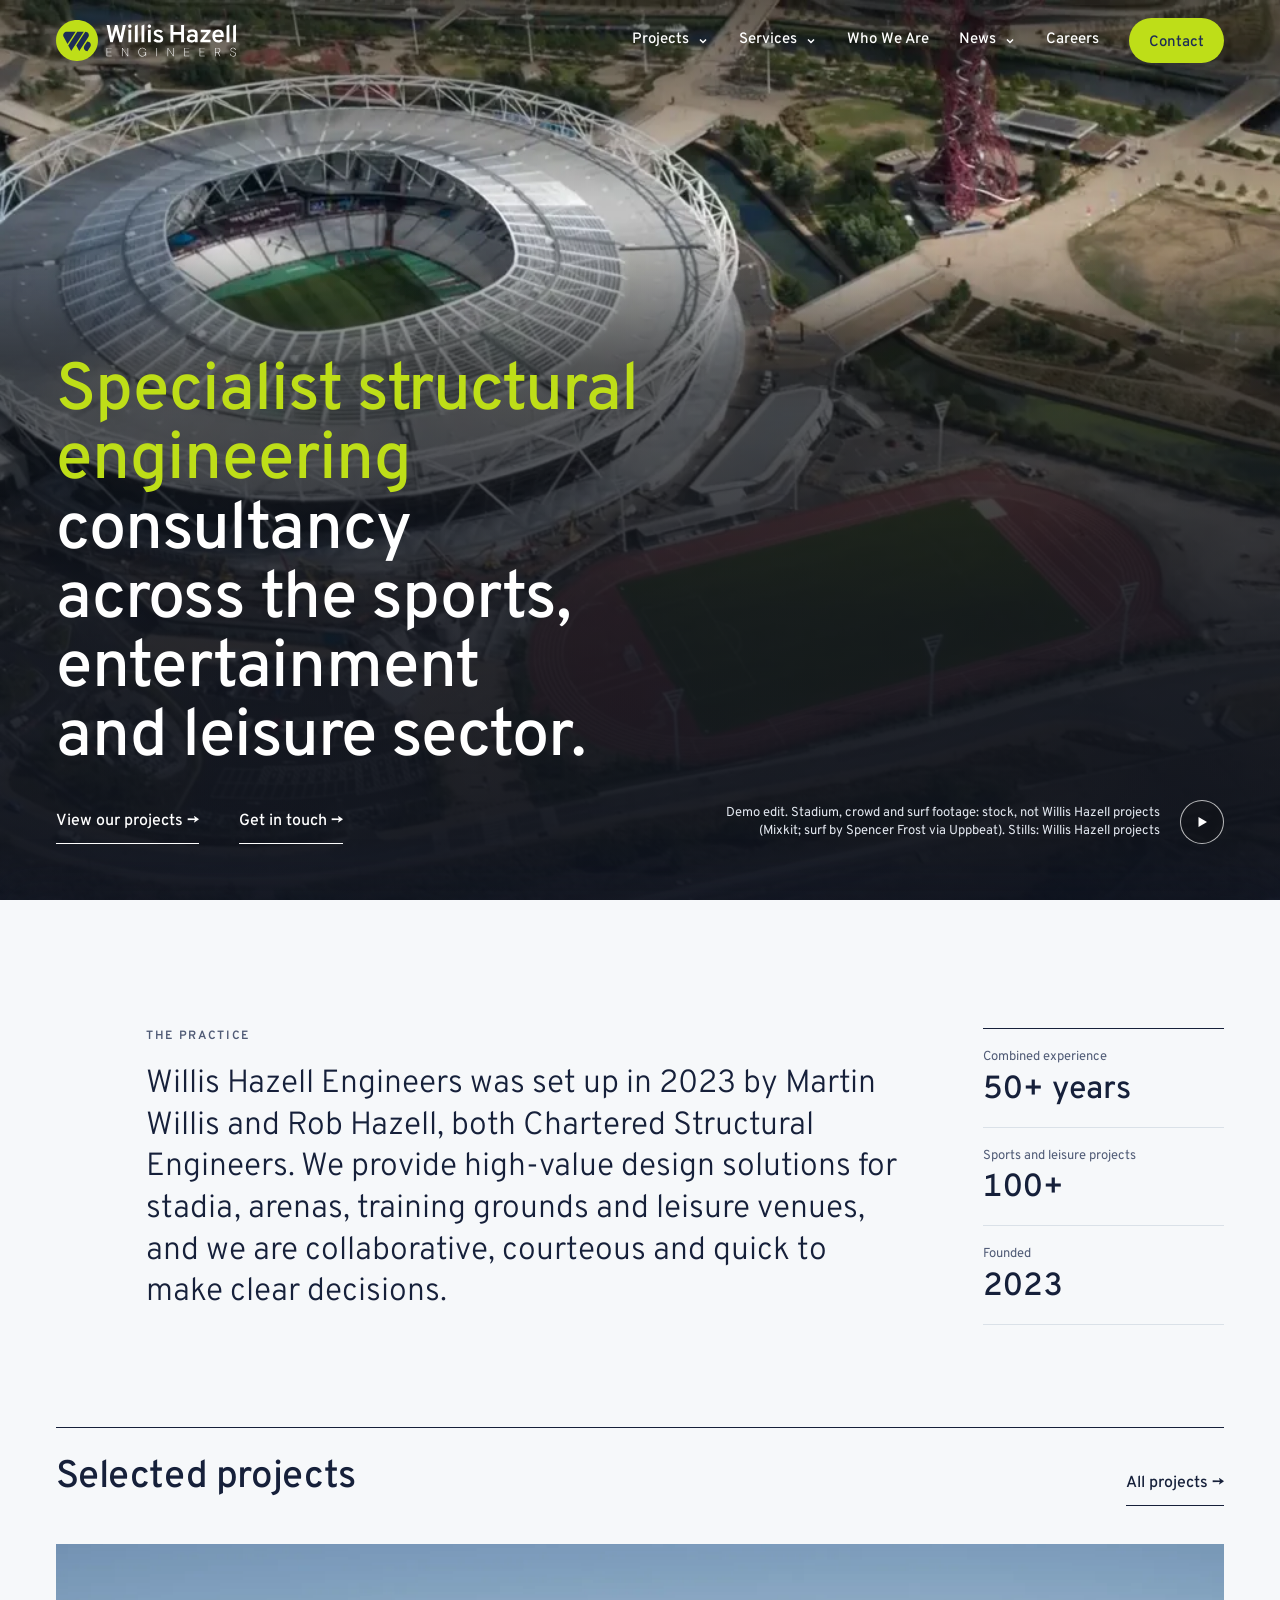
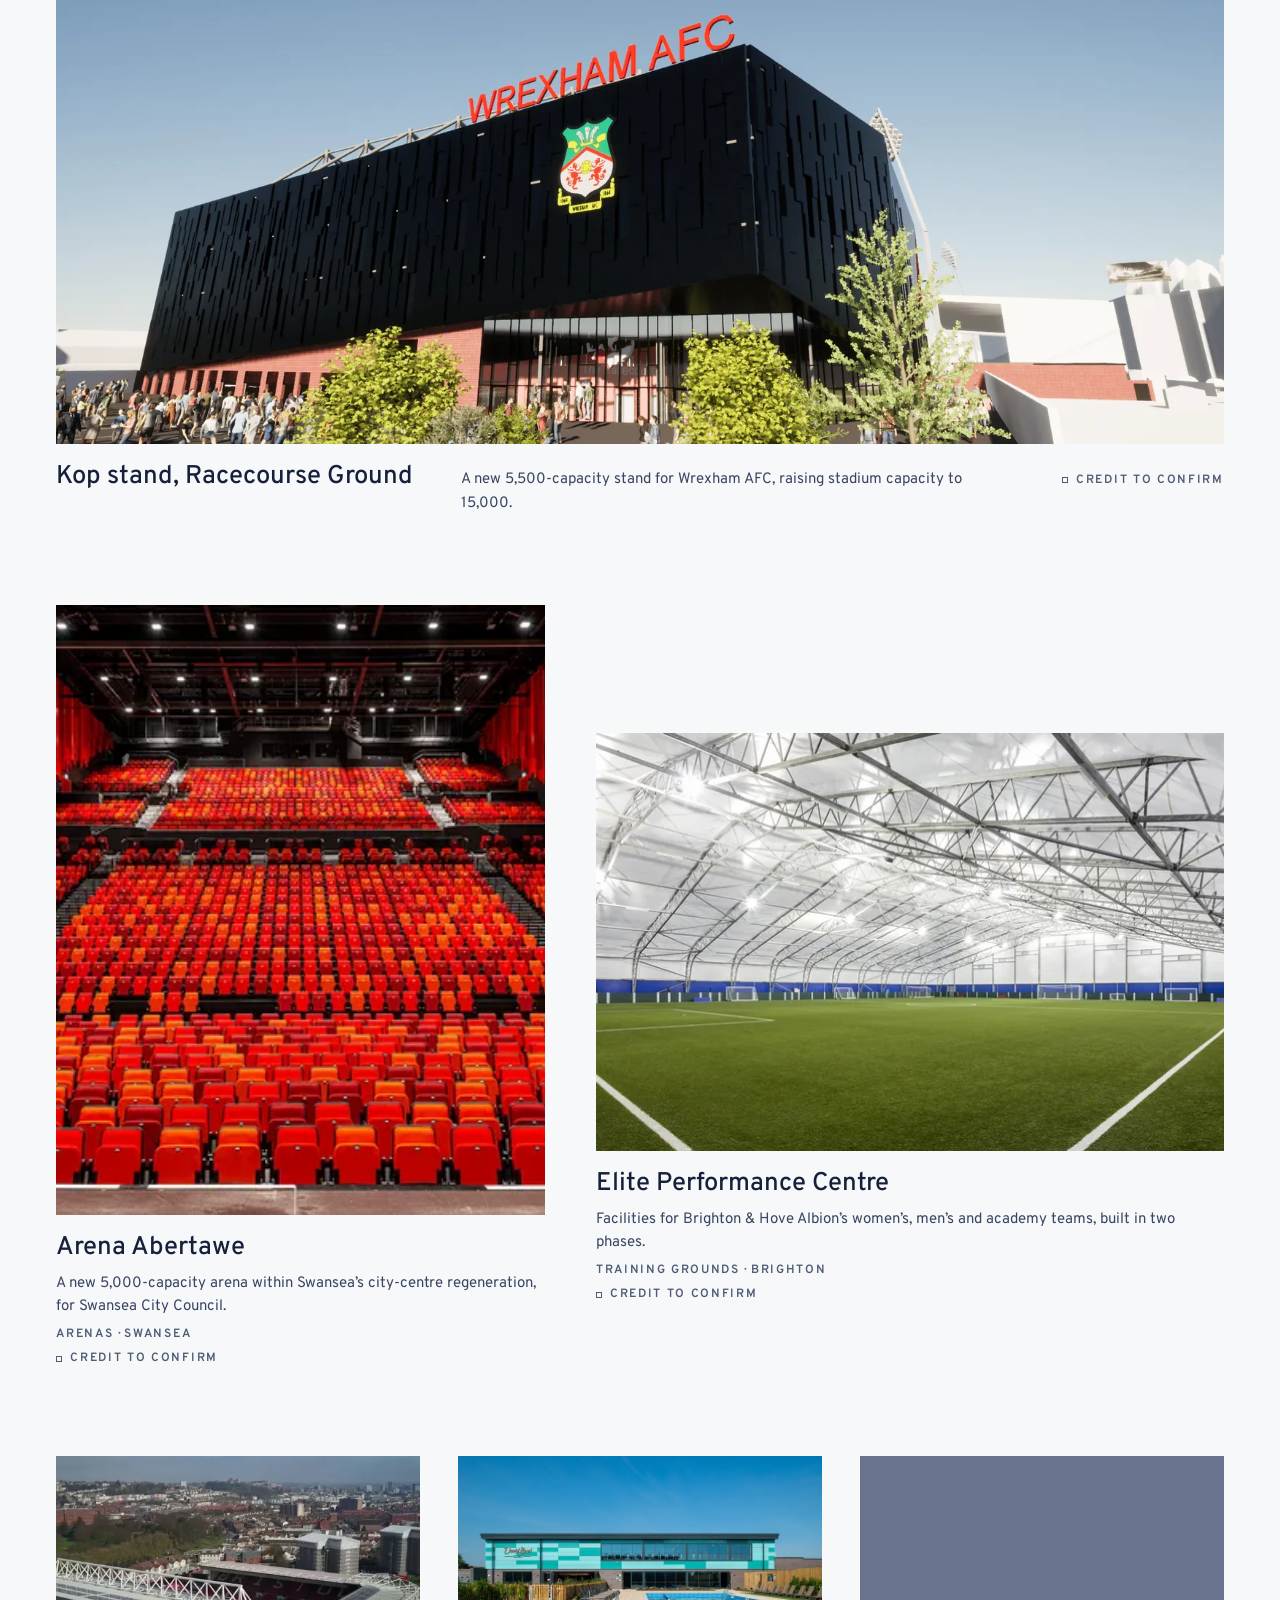
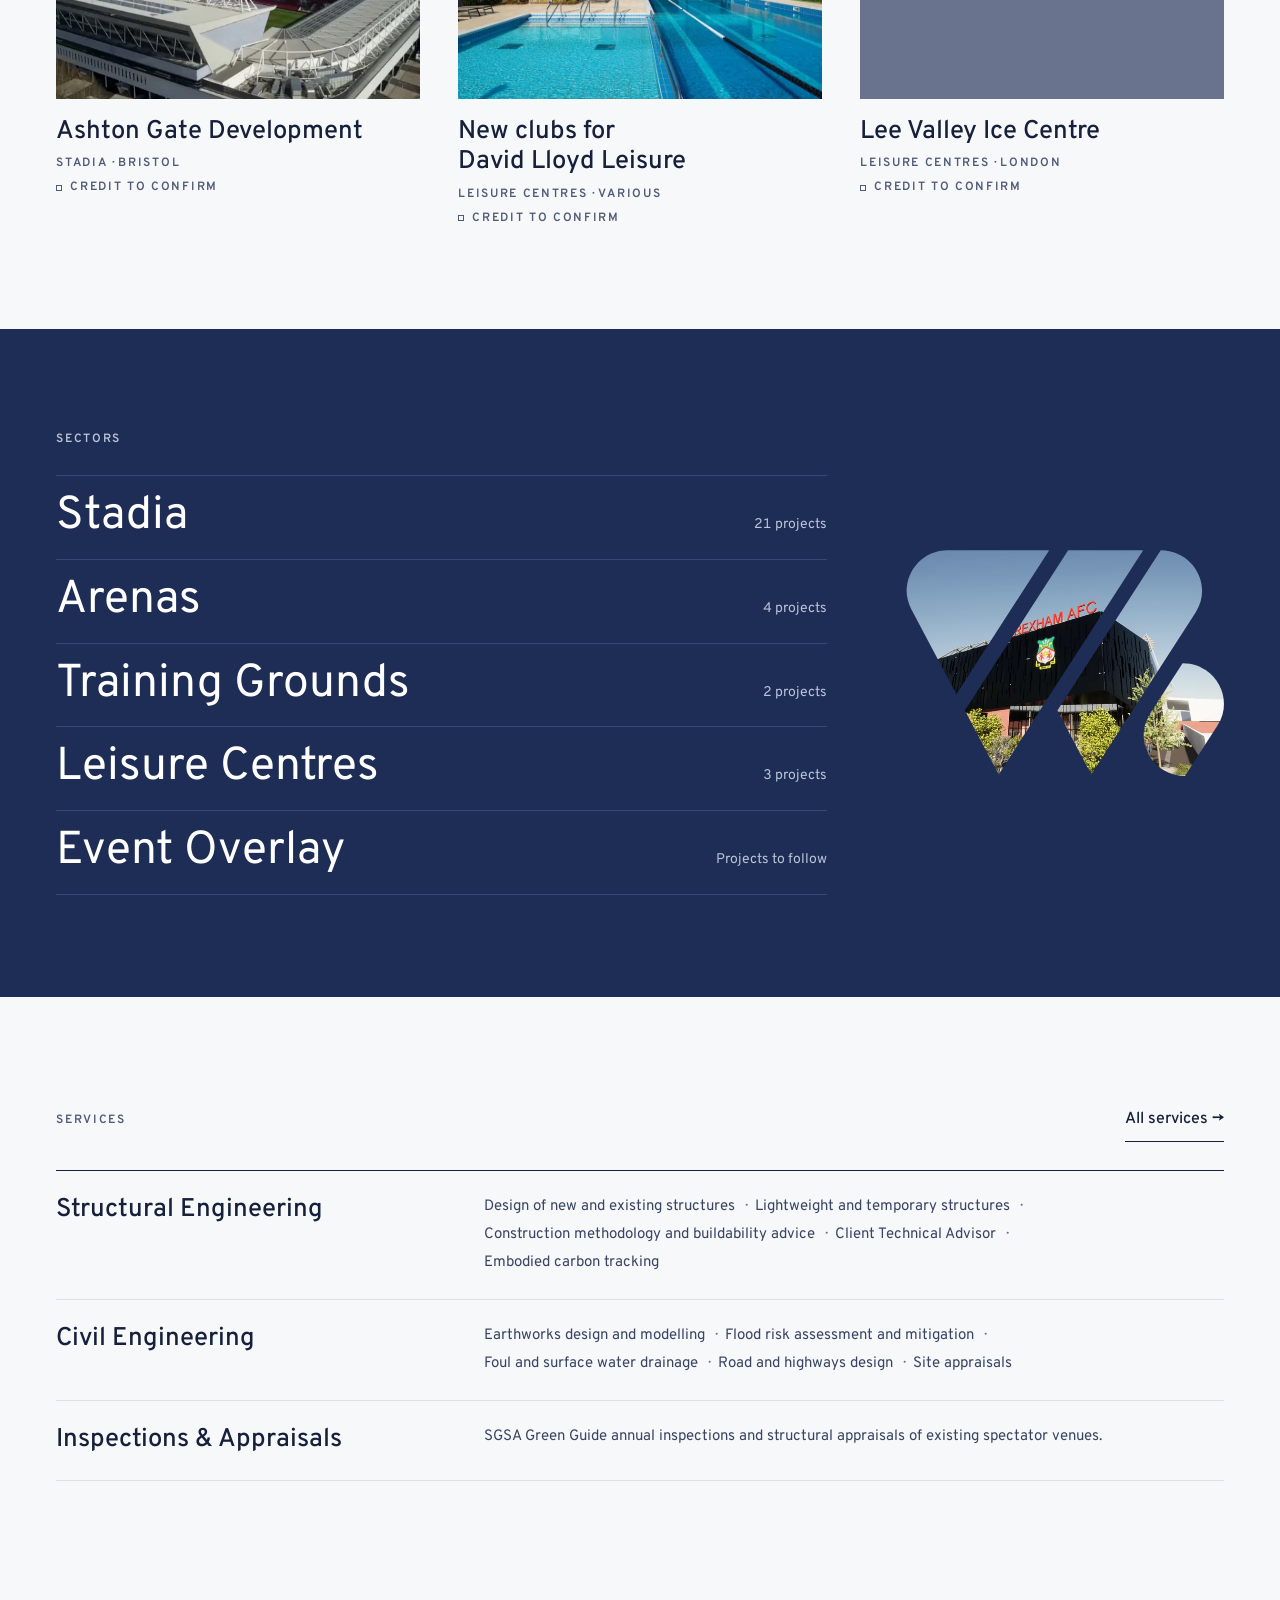
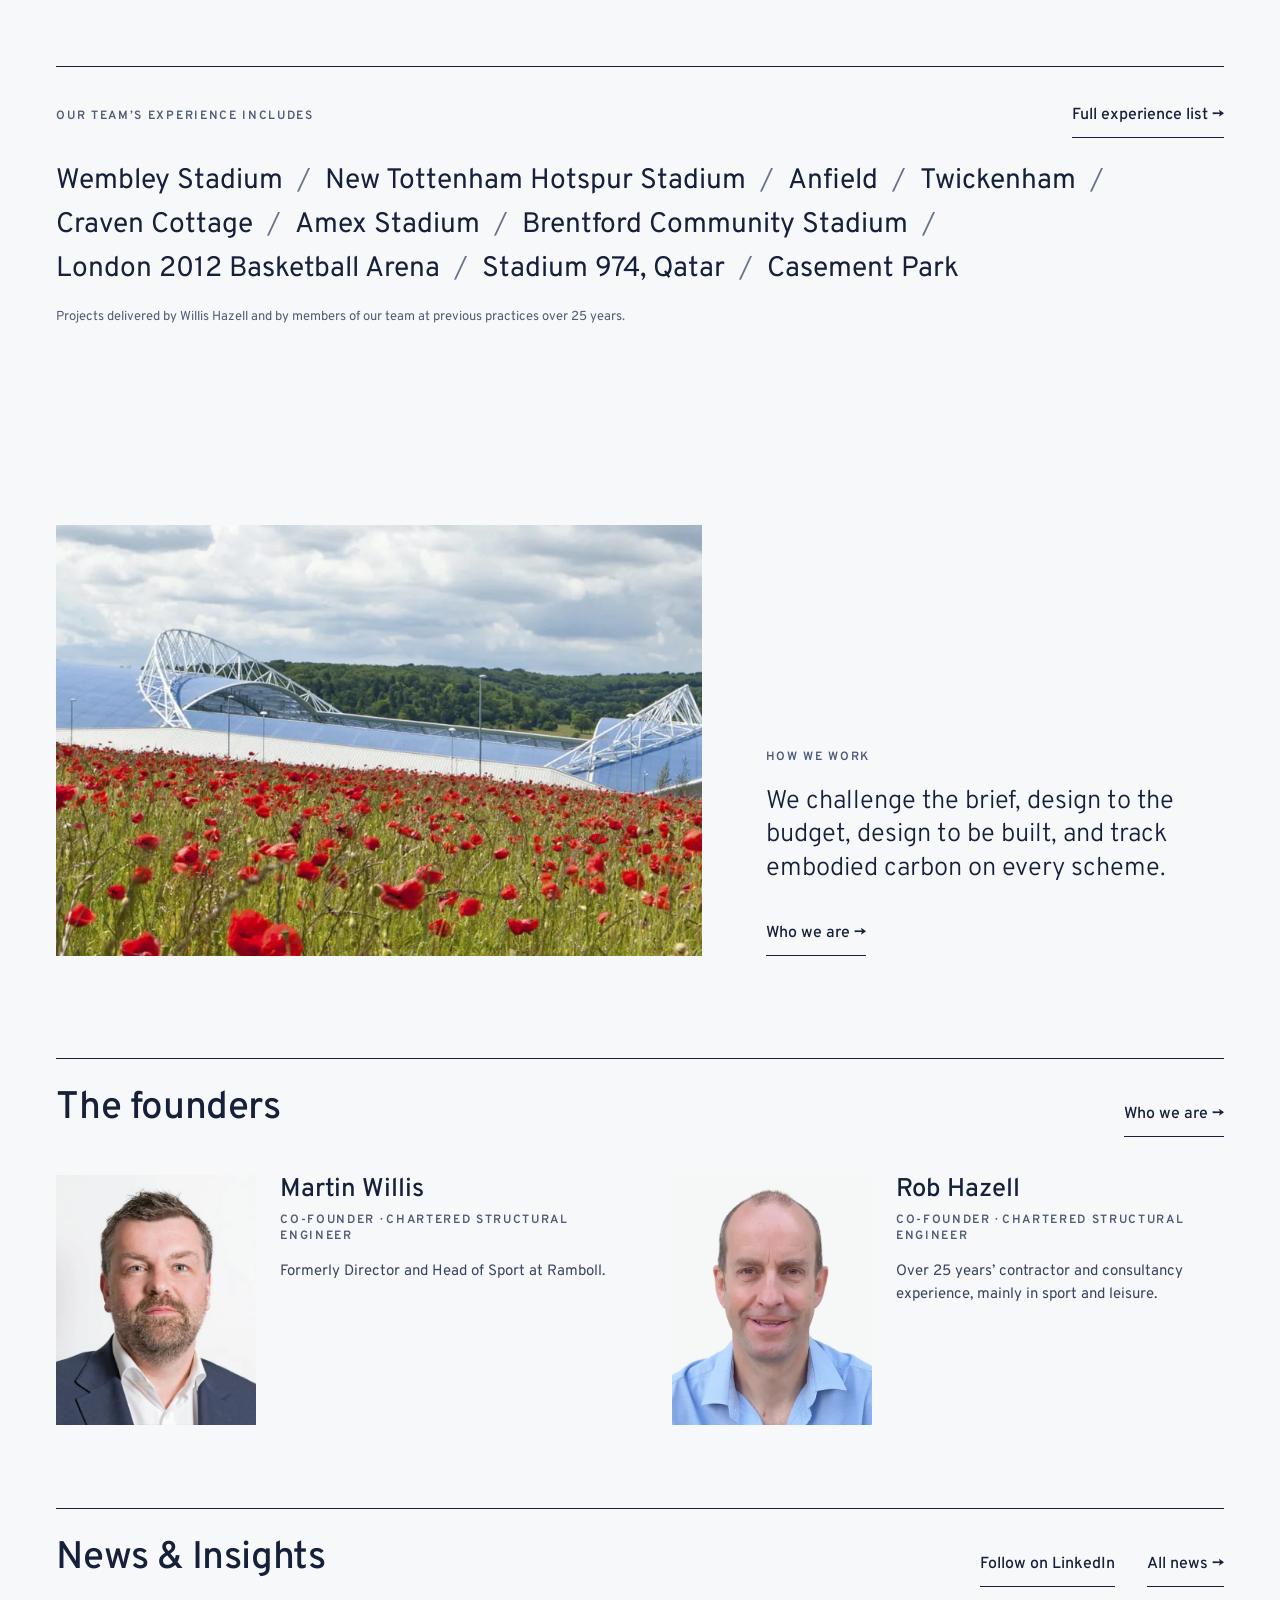
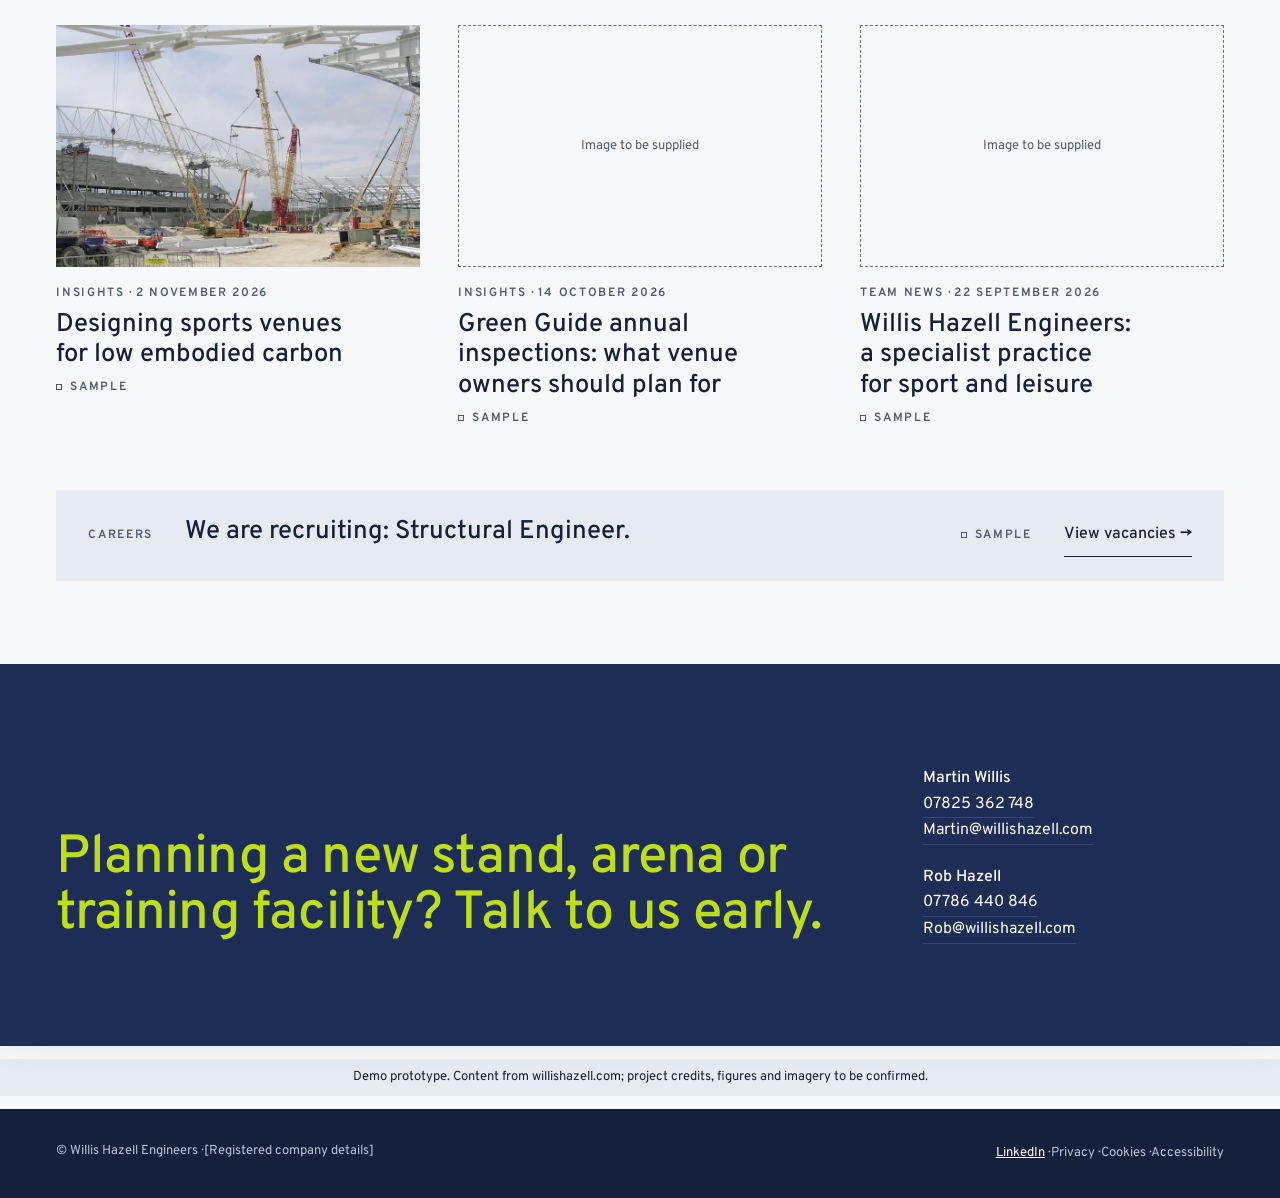
<file: index.html>
<!DOCTYPE html>
<html lang="en-GB">
<head>
<meta charset="utf-8">
<meta name="viewport" content="width=device-width, initial-scale=1">
<title>Willis Hazell Engineers — Structural engineering for sport, entertainment and leisure</title>
<meta name="description" content="Specialist structural engineering consultancy across the sports, entertainment and leisure sector.">
<meta name="robots" content="noindex">
<link rel="preload" href="assets/fonts/overpass-latin.woff" as="font" type="font/woff" crossorigin>
<link rel="icon" href="data:,">
<link rel="stylesheet" href="css/site.css">
<link rel="preload" as="image" href="assets/img/hero-edit-poster.webp" media="(min-width:701px)">
<link rel="preload" as="image" href="assets/img/hero-edit-mobile-frame.webp" media="(max-width:700px)">
</head>
<body>
<a class="skip" href="#main">Skip to content</a>
<header class="site-header">
  <div class="wrap bar">
    <a class="logo" href="index.html" aria-label="Willis Hazell Engineers, home">
      <img class="on-light-logo" src="assets/img/logo-on-light.svg" alt="" width="180" height="41">
      <img class="on-dark-logo" src="assets/img/logo.svg" alt="" width="180" height="41">
    </a>
    <button class="menu-btn" type="button" aria-expanded="false" aria-controls="nav">Menu</button>
    <nav class="nav" id="nav" aria-label="Main">
      <div class="nav-group"><a class="nav-top" href="projects.html">Projects</a><button class="nav-sub-btn" type="button" aria-expanded="false" aria-controls="nav-projects"><span class="visually-hidden">Projects pages</span><svg aria-hidden="true" width="10" height="10" viewBox="0 0 10 10" fill="none" stroke="currentColor" stroke-width="1.5"><path d="M2 3.5 5 6.5 8 3.5"/></svg></button><ul class="nav-sub" id="nav-projects"><li><a href="projects.html">Projects</a></li><li><a href="projects-alt.html">Projects (alternative)</a></li></ul></div>
      <div class="nav-group"><a class="nav-top" href="services.html">Services</a><button class="nav-sub-btn" type="button" aria-expanded="false" aria-controls="nav-services"><span class="visually-hidden">Services pages</span><svg aria-hidden="true" width="10" height="10" viewBox="0 0 10 10" fill="none" stroke="currentColor" stroke-width="1.5"><path d="M2 3.5 5 6.5 8 3.5"/></svg></button><ul class="nav-sub" id="nav-services"><li><a href="services.html">Services</a></li><li><a href="services-alt.html">Services (alternative)</a></li></ul></div>
      <a href="about.html">Who We Are</a>
      <div class="nav-group"><a class="nav-top" href="news.html">News</a><button class="nav-sub-btn" type="button" aria-expanded="false" aria-controls="nav-news"><span class="visually-hidden">News pages</span><svg aria-hidden="true" width="10" height="10" viewBox="0 0 10 10" fill="none" stroke="currentColor" stroke-width="1.5"><path d="M2 3.5 5 6.5 8 3.5"/></svg></button><ul class="nav-sub" id="nav-news"><li><a href="news.html">News</a></li><li class="nav-sub-label" aria-hidden="true">Staff demo · not on the live site</li><li><a href="add-news.html">Add a news story<span class="visually-hidden"> (staff demo, not on the live site)</span></a></li></ul></div>
      <a href="careers.html">Careers</a>
      <a class="nav-cta" href="#contact">Contact</a>
    </nav>
  </div>
</header>

<main id="main">
  <!-- Hero: full-screen drone footage -->
  <section class="hero" aria-label="Introduction">
    <picture class="hero-still" aria-hidden="true">
      <source media="(min-width:701px)" srcset="assets/img/hero-edit-poster.webp">
      <img src="assets/img/hero-edit-mobile-frame.webp" alt="">
    </picture>
    <video muted loop playsinline preload="none" data-src="assets/video/hero-edit.mp4" data-src-mobile="assets/video/hero-edit-mobile.mp4" aria-hidden="true"></video>
    <div class="wrap hero-inner">
      <div class="hero-copy">
        <h1 class="display-hero"><span class="accent">Specialist structural engineering</span> consultancy across the sports, entertainment and leisure sector.</h1>
        <div class="hero-actions">
          <a class="tl" href="projects.html">View our projects →</a>
          <a class="tl" href="#contact">Get in touch →</a>
        </div>
      </div>
      <div class="hero-meta">
        <p>Demo edit. Stadium, crowd and surf footage: stock, not Willis Hazell projects<br>(Mixkit; surf by Spencer Frost via Uppbeat). Stills: Willis Hazell projects</p>
        <button class="pause" type="button" aria-label="Pause background video"></button>
      </div>
    </div>
  </section>

  <!-- Everything after the hero scrolls up over it (the hero stays pinned) -->
  <div class="hero-cover">

  <!-- Practice statement -->
  <section class="sec-open wrap" aria-labelledby="practice-h">
    <div class="statement">
      <div class="lead">
        <h2 class="label" id="practice-h" style="margin-bottom:20px">The practice</h2>
        <p class="intro">Willis Hazell Engineers was set up in 2023 by Martin Willis and Rob Hazell, both Chartered Structural Engineers. We provide high-value design solutions for stadia, arenas, training grounds and leisure venues, and we are collaborative, courteous and quick to make clear decisions.</p>
      </div>
      <dl class="facts">
        <div><dt>Combined experience</dt><dd class="figure">50+ years</dd></div>
        <div><dt>Sports and leisure projects</dt><dd class="figure">100+</dd></div>
        <div><dt>Founded</dt><dd class="figure">2023</dd></div>
      </dl>
    </div>
  </section>

  <!-- Featured projects: editorial run -->
  <section class="wrap" style="padding-bottom:clamp(64px,8vw,120px)" aria-labelledby="featured-h">
    <div class="sec-head rule-top">
      <h2 class="heading-section" id="featured-h">Selected projects</h2>
      <a class="tl" href="projects.html">All projects →</a>
    </div>

    <a class="feature-lead" data-project="racecourse-ground-kop-stand" data-sizes="100vw">
      <div class="frame"></div>
      <div class="feature-meta">
        <h3 class="title-project">Kop stand, Racecourse Ground</h3>
        <p class="body-small">A new 5,500-capacity stand for Wrexham AFC, raising stadium capacity to 15,000.</p>
        <span data-credit></span>
      </div>
    </a>

    <div class="pair">
      <a data-project="arena-abertawe" data-sizes="(max-width:760px) 100vw, 40vw">
        <div class="frame ratio-45"></div>
        <div class="card-text">
          <h3 class="title-project">Arena Abertawe</h3>
          <p class="body-small">A new 5,000-capacity arena within Swansea’s city-centre regeneration, for Swansea City Council.</p>
          <p class="label">Arenas · Swansea</p>
          <span data-credit></span>
        </div>
      </a>
      <a data-project="brighton-elite-performance-centre" data-sizes="(max-width:760px) 100vw, 55vw">
        <div class="frame ratio-32"></div>
        <div class="card-text">
          <h3 class="title-project">Elite Performance Centre</h3>
          <p class="body-small">Facilities for Brighton &amp; Hove Albion’s women’s, men’s and academy teams, built in two phases.</p>
          <p class="label">Training Grounds · Brighton</p>
          <span data-credit></span>
        </div>
      </a>
    </div>

    <div class="trio">
      <a data-project="ashton-gate" data-sizes="(max-width:760px) 100vw, 30vw">
        <div class="frame ratio-32"></div>
        <div class="card-text"><h3 class="title-project">Ashton Gate Development</h3><p class="label">Stadia · Bristol</p><span data-credit></span></div>
      </a>
      <a data-project="david-lloyd-clubs" data-sizes="(max-width:760px) 100vw, 30vw">
        <div class="frame ratio-32"></div>
        <div class="card-text"><h3 class="title-project">New clubs for David Lloyd Leisure</h3><p class="label">Leisure Centres · Various</p><span data-credit></span></div>
      </a>
      <a data-project="lee-valley-ice-centre" data-sizes="(max-width:760px) 100vw, 30vw">
        <div class="frame ratio-32"></div>
        <div class="card-text"><h3 class="title-project">Lee Valley Ice Centre</h3><p class="label">Leisure Centres · London</p><span data-credit></span></div>
      </a>
    </div>
  </section>

  <!-- Sectors: navy band -->
  <section class="on-dark sec" aria-labelledby="sectors-h">
    <div class="wrap sectors">
      <div style="flex:999 1 520px;min-width:0">
        <h2 class="label" id="sectors-h" style="margin-bottom:28px">Sectors</h2>
        <ul class="sector-list">
          <li><a href="projects.html?sector=stadia" data-img="wrexham-kop" data-alt="Visualisation of the new Kop stand, Wrexham">Stadia <span data-sector-count="Stadia"></span></a></li>
          <li><a href="projects.html?sector=arenas" data-img="arena-abertawe" data-alt="Arena Abertawe auditorium">Arenas <span data-sector-count="Arenas"></span></a></li>
          <li><a href="projects.html?sector=training-grounds" data-img="brighton-epc" data-alt="Indoor pitch at Brighton &amp; Hove Albion's Elite Performance Centre">Training Grounds <span data-sector-count="Training Grounds"></span></a></li>
          <li><a href="projects.html?sector=leisure-centres" data-img="david-lloyd" data-alt="Outdoor pool at a David Lloyd club">Leisure Centres <span data-sector-count="Leisure Centres"></span></a></li>
          <li><a href="projects.html?sector=event-overlay">Event Overlay <span data-sector-count="Event Overlay"></span></a></li>
        </ul>
      </div>
      <div class="sector-image w-photo"><img src="assets/img/wrexham-kop-800.webp" alt="Visualisation of the new Kop stand, Wrexham" loading="lazy"></div>
    </div>
  </section>

  <!-- Services -->
  <section id="services" class="sec wrap" aria-labelledby="services-h">
    <div class="svc-home-head"><h2 class="label" id="services-h">Services</h2><a class="tl" href="services.html">All services →</a></div>
    <div class="rows">
      <div class="row">
        <h3 class="title-project"><a href="service.html?s=structural-engineering">Structural Engineering</a></h3>
        <ul><li>Design of new and existing structures</li><li>Lightweight and temporary structures</li><li>Construction methodology and buildability advice</li><li>Client Technical Advisor</li><li>Embodied carbon tracking</li></ul>
      </div>
      <div class="row">
        <h3 class="title-project"><a href="service.html?s=civil-engineering">Civil Engineering</a></h3>
        <ul><li>Earthworks design and modelling</li><li>Flood risk assessment and mitigation</li><li>Foul and surface water drainage</li><li>Road and highways design</li><li>Site appraisals</li></ul>
      </div>
      <div class="row">
        <h3 class="title-project"><a href="service.html?s=inspections-appraisals">Inspections &amp; Appraisals</a></h3>
        <p class="body-small" style="margin:0">SGSA Green Guide annual inspections and structural appraisals of existing spectator venues.</p>
      </div>
    </div>
  </section>

  <!-- Team experience strip -->
  <section class="sec-compact wrap" aria-labelledby="exp-h">
    <div class="sec-head rule-top" style="margin-bottom:24px">
      <h2 class="label" id="exp-h">Our team’s experience includes</h2>
      <a class="tl" href="projects.html?type=experience-list">Full experience list →</a>
    </div>
    <ul class="names">
      <li>Wembley Stadium</li><li>New Tottenham Hotspur Stadium</li><li>Anfield</li><li>Twickenham</li><li>Craven Cottage</li><li>Amex Stadium</li><li>Brentford Community Stadium</li><li>London 2012 Basketball Arena</li><li>Stadium 974, Qatar</li><li>Casement Park</li>
    </ul>
    <p class="caption" style="margin-top:20px">Projects delivered by Willis Hazell and by members of our team at previous practices over 25 years.</p>
  </section>

  <!-- People -->
  <section class="sec wrap" aria-labelledby="people-h">
    <div class="split">
      <div class="frame ratio-32"><img src="assets/img/amex-poppies-1600.webp" width="1600" height="550" alt="A stadium roof rising beyond a field of poppies" loading="lazy" style="object-position:50% 60%"></div>
      <div>
        <h2 class="label" id="people-h" style="margin-bottom:20px">How we work</h2>
        <p class="intro" style="font-size:clamp(22px,2vw,28px);margin-bottom:28px">We challenge the brief, design to the budget, design to be built, and track embodied carbon on every scheme.</p>
        <a class="tl" href="about.html">Who we are →</a>
      </div>
    </div>
  </section>

  <!-- Team highlight (REQ-001 proposal) -->
  <section class="sec-compact wrap" aria-labelledby="team-home-h" style="padding-top:0">
    <div class="sec-head rule-top"><h2 class="heading-section" id="team-home-h">The founders</h2><a class="tl" href="about.html">Who we are →</a></div>
    <div class="founders">
      <article class="founder">
        <div class="frame"><img src="assets/img/martin-willis-548.webp" alt="Martin Willis" loading="lazy"></div>
        <div>
          <h3 class="title-project">Martin Willis</h3>
          <p class="label" style="margin:6px 0 16px">Co-founder · Chartered Structural Engineer</p>
          <p class="body-small">Formerly Director and Head of Sport at Ramboll.</p>
        </div>
      </article>
      <article class="founder">
        <div class="frame"><img src="assets/img/rob-hazell-527.webp" alt="Rob Hazell" loading="lazy"></div>
        <div>
          <h3 class="title-project">Rob Hazell</h3>
          <p class="label" style="margin:6px 0 16px">Co-founder · Chartered Structural Engineer</p>
          <p class="body-small">Over 25 years’ contractor and consultancy experience, mainly in sport and leisure.</p>
        </div>
      </article>
    </div>
  </section>

  <!-- News: three most recent articles, and a careers prompt only while a vacancy is open -->
  <section class="sec-compact wrap" aria-labelledby="news-home-h" style="padding-top:0">
    <div class="sec-head rule-top"><h2 class="heading-section" id="news-home-h">News &amp; Insights</h2><span class="sec-links"><a class="tl" href="https://www.linkedin.com/company/willis-hazell-engineers/" target="_blank" rel="noopener">Follow on LinkedIn<span class="visually-hidden"> (opens in a new tab)</span></a><a class="tl" href="news.html">All news →</a></span></div>
    <ul class="news-trio" id="home-news"></ul>
    <div class="careers-prompt" id="home-careers" hidden></div>
  </section>

  <!-- Contact -->
  <section id="contact" class="on-dark sec" aria-labelledby="contact-h">
    <div class="wrap contact-band">
      <h2 class="display-hero" id="contact-h" style="font-size:clamp(34px,4.2vw,60px)">Planning a new stand, arena or training facility? Talk to us early.</h2>
      <div class="people-contacts">
        <p><strong style="font-weight:500">Martin Willis</strong><br><a href="tel:+447825362748">07825 362 748</a><br><a href="mailto:Martin@willishazell.com">Martin@willishazell.com</a></p>
        <p><strong style="font-weight:500">Rob Hazell</strong><br><a href="tel:+447786440846">07786 440 846</a><br><a href="mailto:Rob@willishazell.com">Rob@willishazell.com</a></p>
      </div>
    </div>
  </section>

  </div><!-- /.hero-cover -->
</main>

<p class="demo-note">Demo prototype. Content from willishazell.com; project credits, figures and imagery to be confirmed.</p>
<footer class="site-footer">
  <div class="wrap">
    <span>© Willis Hazell Engineers · [Registered company details]</span>
    <span><a href="https://www.linkedin.com/company/willis-hazell-engineers/">LinkedIn</a> · Privacy · Cookies · Accessibility</span>
  </div>
</footer>
<script src="js/data.js"></script>
<script src="js/photography.js"></script>
<script src="js/editorial.js"></script>
<script src="js/site.js"></script>
</body>
</html>
</file>
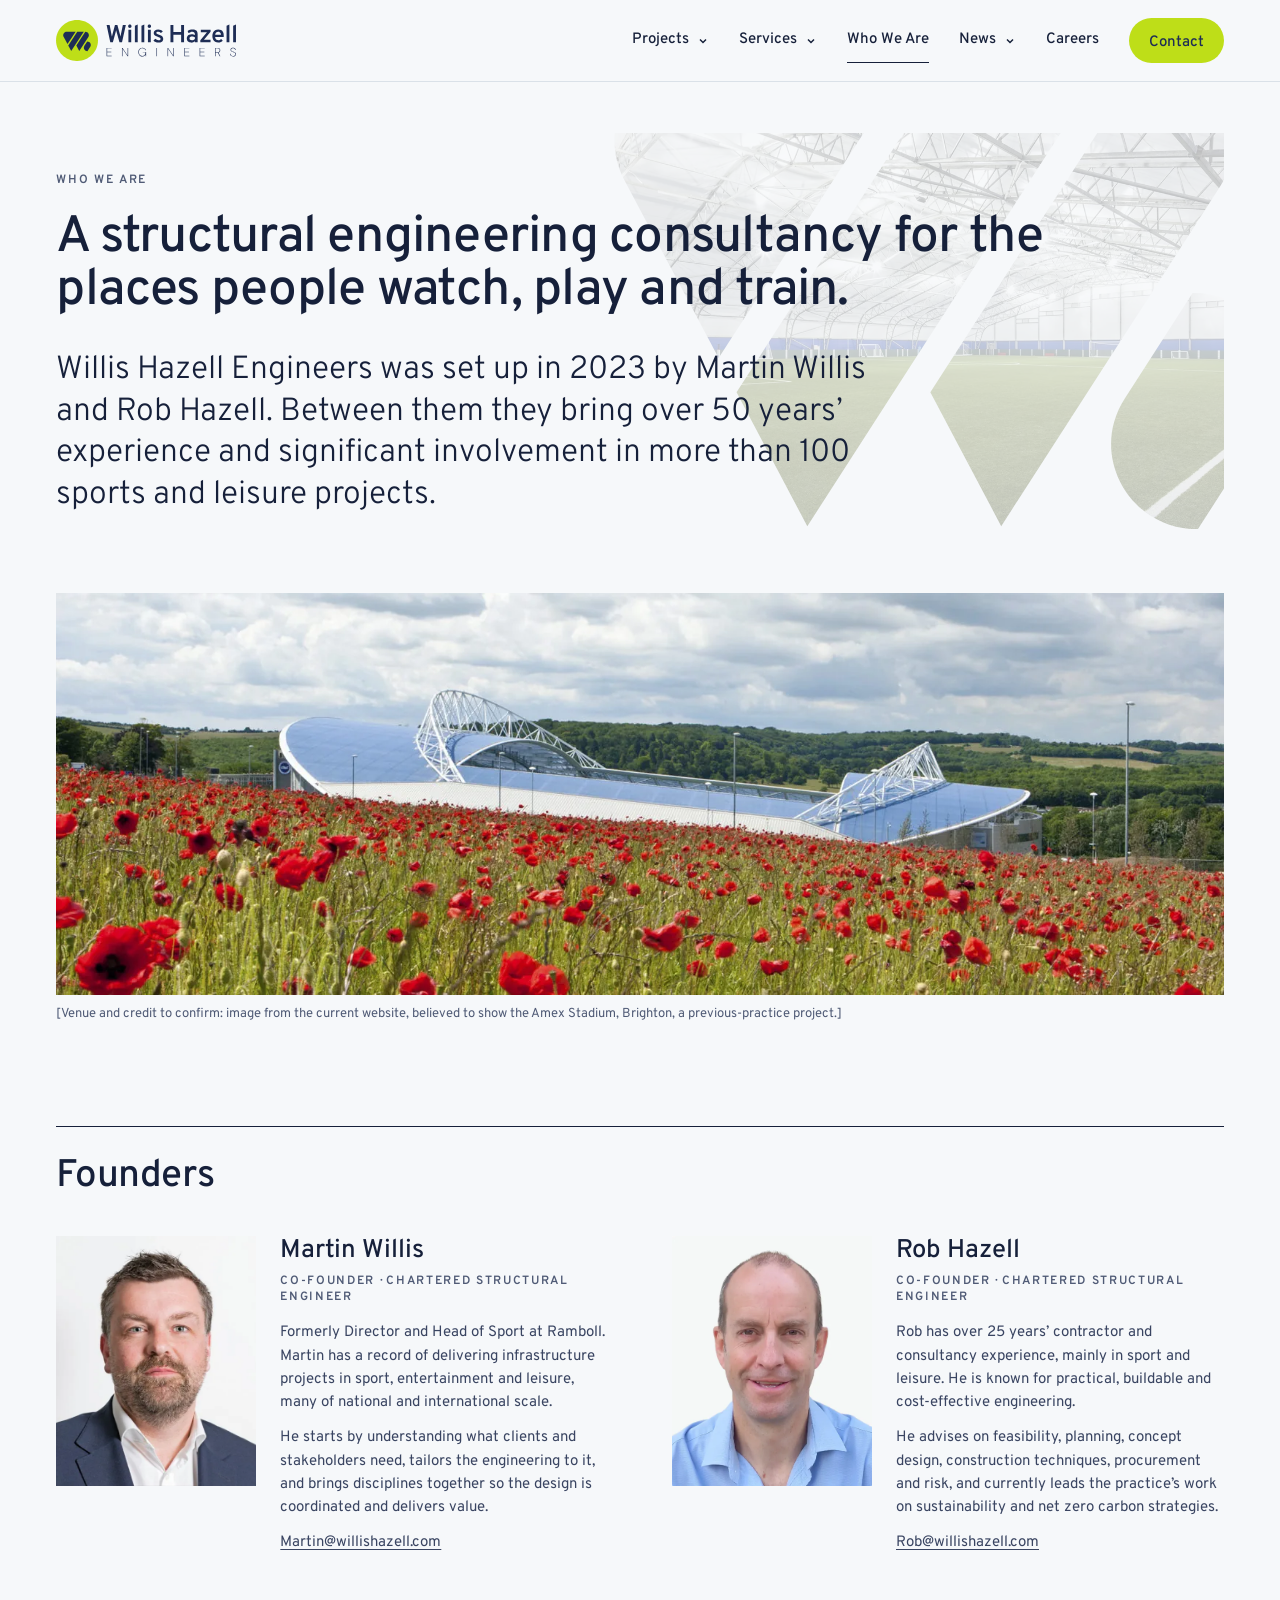
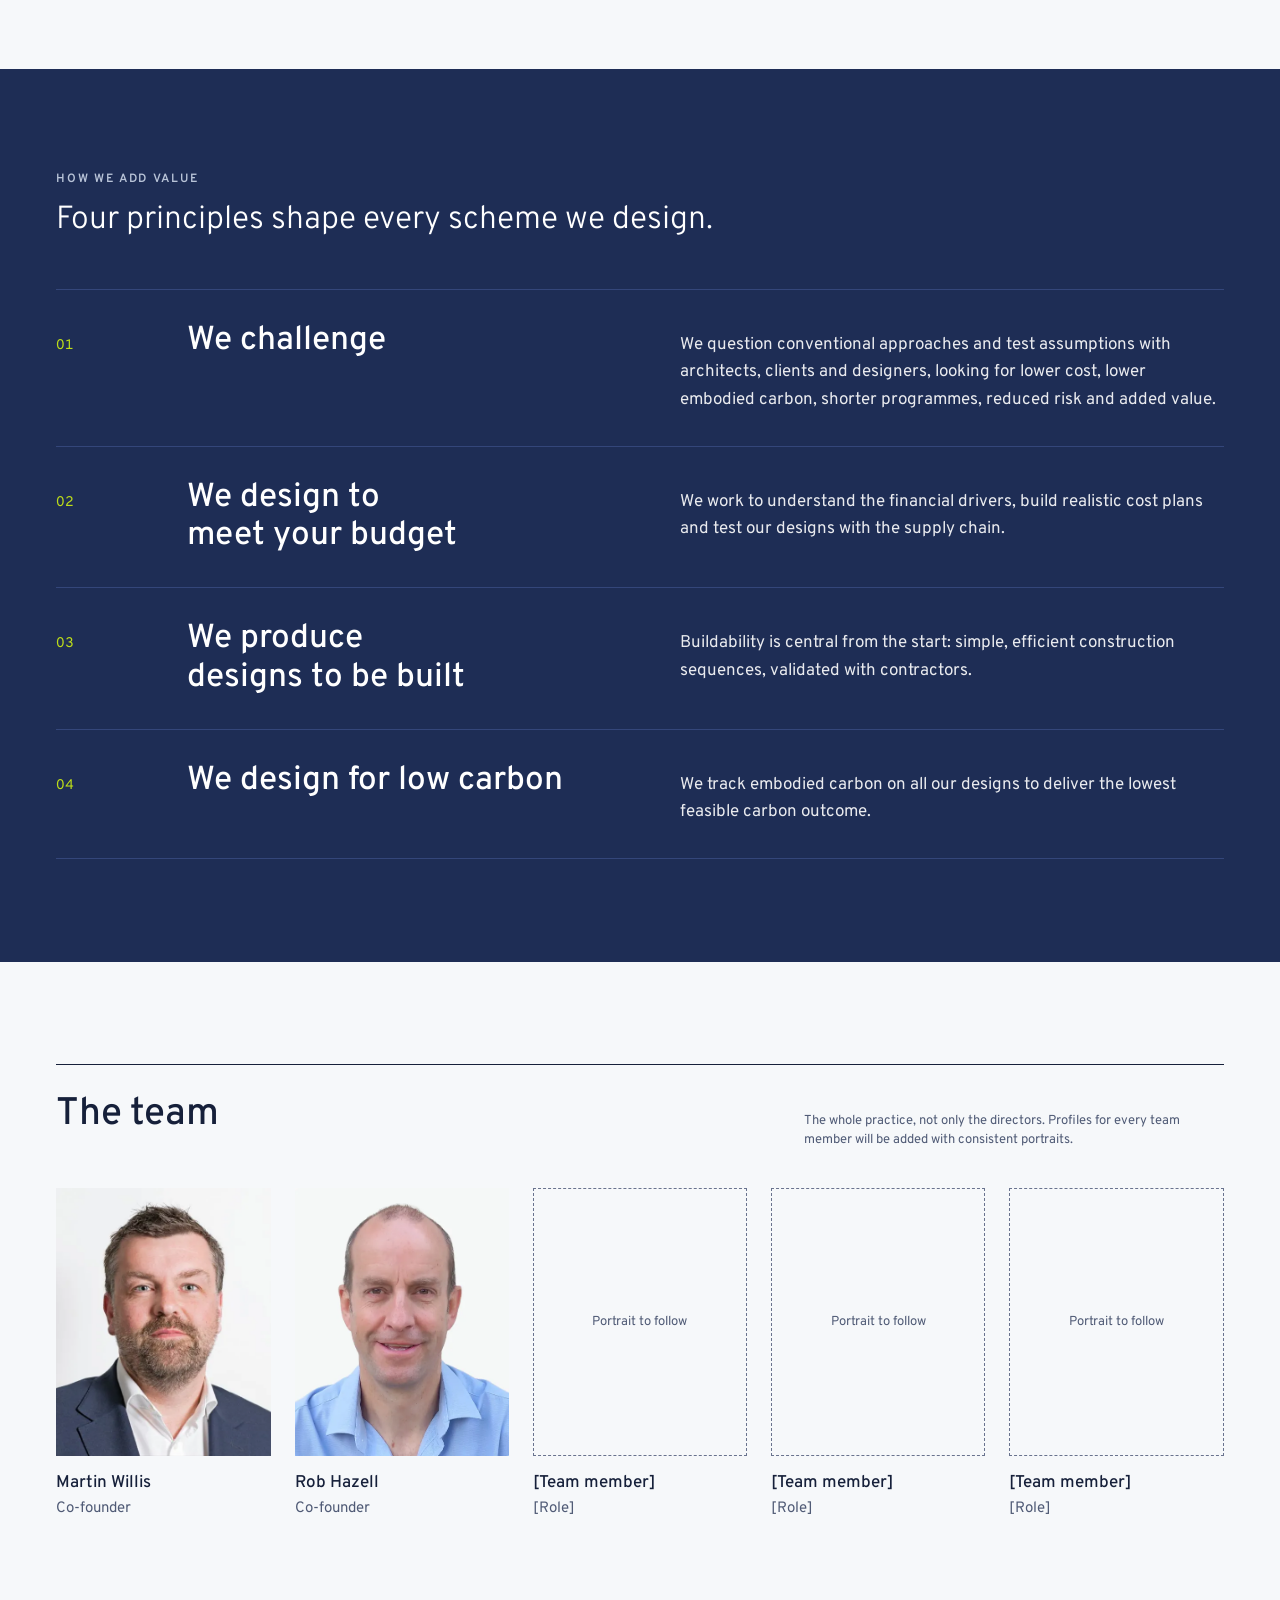
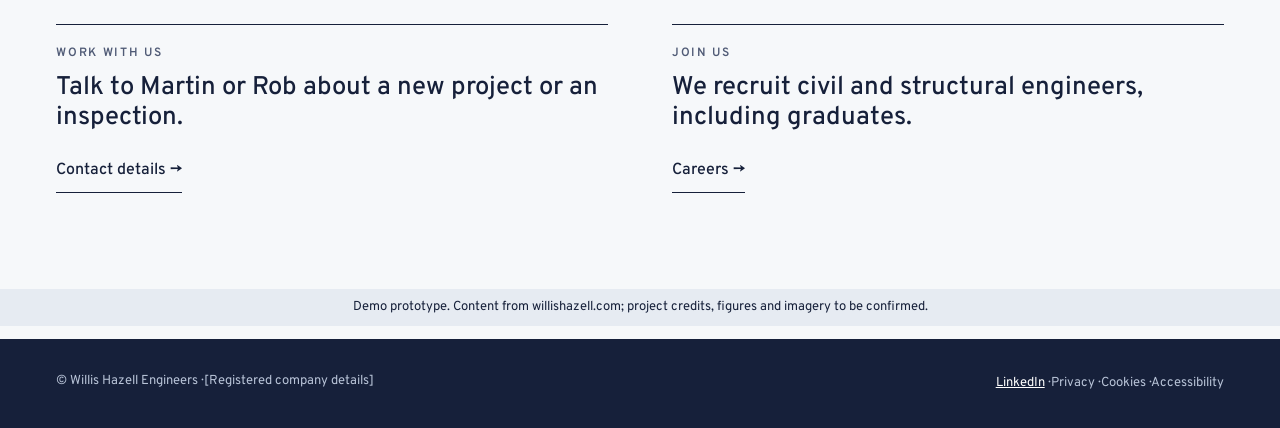
<file: about.html>
<!DOCTYPE html>
<html lang="en-GB">
<head>
<meta charset="utf-8">
<meta name="viewport" content="width=device-width, initial-scale=1">
<title>Who We Are — Willis Hazell Engineers</title>
<meta name="description" content="Willis Hazell Engineers was set up in 2023 by Martin Willis and Rob Hazell, both Chartered Structural Engineers.">
<meta name="robots" content="noindex">
<link rel="preload" href="assets/fonts/overpass-latin.woff" as="font" type="font/woff" crossorigin>
<link rel="icon" href="data:,">
<link rel="stylesheet" href="css/site.css">
</head>
<body>
<a class="skip" href="#main">Skip to content</a>
<header class="site-header">
  <div class="wrap bar">
    <a class="logo" href="index.html" aria-label="Willis Hazell Engineers, home">
      <img class="on-light-logo" src="assets/img/logo-on-light.svg" alt="" width="180" height="41">
      <img class="on-dark-logo" src="assets/img/logo.svg" alt="" width="180" height="41">
    </a>
    <button class="menu-btn" type="button" aria-expanded="false" aria-controls="nav">Menu</button>
    <nav class="nav" id="nav" aria-label="Main">
      <div class="nav-group"><a class="nav-top" href="projects.html">Projects</a><button class="nav-sub-btn" type="button" aria-expanded="false" aria-controls="nav-projects"><span class="visually-hidden">Projects pages</span><svg aria-hidden="true" width="10" height="10" viewBox="0 0 10 10" fill="none" stroke="currentColor" stroke-width="1.5"><path d="M2 3.5 5 6.5 8 3.5"/></svg></button><ul class="nav-sub" id="nav-projects"><li><a href="projects.html">Projects</a></li><li><a href="projects-alt.html">Projects (alternative)</a></li></ul></div>
      <div class="nav-group"><a class="nav-top" href="services.html">Services</a><button class="nav-sub-btn" type="button" aria-expanded="false" aria-controls="nav-services"><span class="visually-hidden">Services pages</span><svg aria-hidden="true" width="10" height="10" viewBox="0 0 10 10" fill="none" stroke="currentColor" stroke-width="1.5"><path d="M2 3.5 5 6.5 8 3.5"/></svg></button><ul class="nav-sub" id="nav-services"><li><a href="services.html">Services</a></li><li><a href="services-alt.html">Services (alternative)</a></li></ul></div>
      <a href="about.html" aria-current="page">Who We Are</a>
      <div class="nav-group"><a class="nav-top" href="news.html">News</a><button class="nav-sub-btn" type="button" aria-expanded="false" aria-controls="nav-news"><span class="visually-hidden">News pages</span><svg aria-hidden="true" width="10" height="10" viewBox="0 0 10 10" fill="none" stroke="currentColor" stroke-width="1.5"><path d="M2 3.5 5 6.5 8 3.5"/></svg></button><ul class="nav-sub" id="nav-news"><li><a href="news.html">News</a></li><li class="nav-sub-label" aria-hidden="true">Staff demo · not on the live site</li><li><a href="add-news.html">Add a news story<span class="visually-hidden"> (staff demo, not on the live site)</span></a></li></ul></div>
      <a href="careers.html">Careers</a>
      <a class="nav-cta" href="index.html#contact">Contact</a>
    </nav>
  </div>
</header>

<main id="main">
  <!-- Opening statement: typography only -->
  <div class="wrap page-head w-split w-mark-host" style="padding-bottom:clamp(48px,6vw,96px)">
    <div class="w-mark w-mark-about" aria-hidden="true"><svg viewBox="11.6 19.6 46.6 32.9" focusable="false"><defs><clipPath id="w-mark-about"><path d="M46.4309 19.6147H35.505L20.4666 42.9751L25.3842 52.2886L46.4309 19.6147Z"/><path d="M48.9849 19.6147L33.9379 42.9666L38.8641 52.2801L54.0669 28.6899C56.6036 24.7568 53.7293 19.6147 48.9849 19.6147Z"/><path d="M32.7345 19.6147H17.9733C13.4799 19.6147 10.597 24.297 12.6661 28.2131L19.22 40.5999L32.7432 19.6147H32.7345Z"/><path d="M52.1709 36.0791L47.4438 43.4175C44.9072 47.3592 47.7901 52.5012 52.5259 52.5012L57.2529 45.1628C59.7896 41.2211 56.9066 36.0791 52.1709 36.0791Z"/></clipPath></defs><image data-href="assets/img/brighton-epc-1600.webp" x="11.6" y="19.6" width="46.6" height="32.9" preserveAspectRatio="xMidYMid slice" clip-path="url(#w-mark-about)"/></svg></div>
    <div class="w-text">
    <h1 class="label" style="margin-bottom:24px">Who we are</h1>
    <p class="display-hero" style="font-size:clamp(32px,4vw,58px);max-width:1100px">A structural engineering consultancy for the places people watch, play and train.</p>
    <p class="intro" style="margin-top:32px;max-width:820px">Willis Hazell Engineers was set up in 2023 by Martin Willis and Rob Hazell. Between them they bring over 50 years’ experience and significant involvement in more than 100 sports and leisure projects.</p>
    </div>
  </div>

  <!-- Wide image: contrast with the type-only opening -->
  <figure class="wrap" style="margin-block:0">
    <div class="frame" style="aspect-ratio:16/5.5"><img src="assets/img/amex-poppies-1600.webp" srcset="assets/img/amex-poppies-800.webp 800w, assets/img/amex-poppies-1600.webp 1600w" sizes="100vw" alt="A stadium roof rising beyond a field of poppies" loading="lazy" style="object-position:50% 60%"></div>
    <figcaption class="caption" style="margin-top:10px">[Venue and credit to confirm: image from the current website, believed to show the Amex Stadium, Brighton, a previous-practice project.]</figcaption>
  </figure>

  <!-- Founders -->
  <section class="sec wrap" aria-labelledby="founders-h">
    <div class="sec-head rule-top"><h2 class="heading-section" id="founders-h">Founders</h2></div>
    <div class="founders">
      <article class="founder">
        <div class="frame"><img src="assets/img/martin-willis-548.webp" alt="Martin Willis" loading="lazy"></div>
        <div>
          <h3 class="title-project">Martin Willis</h3>
          <p class="label" style="margin:6px 0 16px">Co-founder · Chartered Structural Engineer</p>
          <p class="body-small">Formerly Director and Head of Sport at Ramboll. Martin has a record of delivering infrastructure projects in sport, entertainment and leisure, many of national and international scale.</p>
          <p class="body-small">He starts by understanding what clients and stakeholders need, tailors the engineering to it, and brings disciplines together so the design is coordinated and delivers value.</p>
          <p class="body-small"><a class="inline-link" href="mailto:Martin@willishazell.com">Martin@willishazell.com</a></p>
        </div>
      </article>
      <article class="founder">
        <div class="frame"><img src="assets/img/rob-hazell-527.webp" alt="Rob Hazell" loading="lazy"></div>
        <div>
          <h3 class="title-project">Rob Hazell</h3>
          <p class="label" style="margin:6px 0 16px">Co-founder · Chartered Structural Engineer</p>
          <p class="body-small">Rob has over 25 years’ contractor and consultancy experience, mainly in sport and leisure. He is known for practical, buildable and cost-effective engineering.</p>
          <p class="body-small">He advises on feasibility, planning, concept design, construction techniques, procurement and risk, and currently leads the practice’s work on sustainability and net zero carbon strategies.</p>
          <p class="body-small"><a class="inline-link" href="mailto:Rob@willishazell.com">Rob@willishazell.com</a></p>
        </div>
      </article>
    </div>
  </section>

  <!-- Principles: navy band, numbered clauses -->
  <section class="on-dark sec" aria-labelledby="principles-h">
    <div class="wrap">
      <h2 class="label" id="principles-h" style="margin-bottom:12px">How we add value</h2>
      <p class="intro" style="color:var(--on-dark);max-width:760px;margin-bottom:48px">Four principles shape every scheme we design.</p>
      <ol class="principles">
        <li><h3>We challenge</h3><p>We question conventional approaches and test assumptions with architects, clients and designers, looking for lower cost, lower embodied carbon, shorter programmes, reduced risk and added value.</p></li>
        <li><h3>We design to meet your budget</h3><p>We work to understand the financial drivers, build realistic cost plans and test our designs with the supply chain.</p></li>
        <li><h3>We produce designs to be built</h3><p>Buildability is central from the start: simple, efficient construction sequences, validated with contractors.</p></li>
        <li><h3>We design for low carbon</h3><p>We track embodied carbon on all our designs to deliver the lowest feasible carbon outcome.</p></li>
      </ol>
    </div>
  </section>

  <!-- Team directory -->
  <section class="sec wrap" aria-labelledby="team-h">
    <div class="sec-head rule-top">
      <h2 class="heading-section" id="team-h">The team</h2>
      <p class="caption" style="margin:0;max-width:420px">The whole practice, not only the directors. Profiles for every team member will be added with consistent portraits.</p>
    </div>
    <ul class="team-grid">
      <li><div class="frame"><img src="assets/img/martin-willis-548.webp" alt="" loading="lazy"></div><h3>Martin Willis</h3><p>Co-founder</p></li>
      <li><div class="frame"><img src="assets/img/rob-hazell-527.webp" alt="" loading="lazy"></div><h3>Rob Hazell</h3><p>Co-founder</p></li>
      <li><div class="ph">Portrait to follow</div><h3>[Team member]</h3><p>[Role]</p></li>
      <li><div class="ph">Portrait to follow</div><h3>[Team member]</h3><p>[Role]</p></li>
      <li><div class="ph">Portrait to follow</div><h3>[Team member]</h3><p>[Role]</p></li>
    </ul>
  </section>

  <!-- Routes -->
  <section class="sec-compact wrap" aria-label="Next steps" style="padding-top:0">
    <div class="routes">
      <div><p class="label">Work with us</p><p class="title-project" style="margin:12px 0 16px">Talk to Martin or Rob about a new project or an inspection.</p><a class="tl" href="index.html#contact">Contact details →</a></div>
      <div><p class="label">Join us</p><p class="title-project" style="margin:12px 0 16px">We recruit civil and structural engineers, including graduates.</p><a class="tl" href="careers.html">Careers →</a></div>
    </div>
  </section>
</main>

<p class="demo-note">Demo prototype. Content from willishazell.com; project credits, figures and imagery to be confirmed.</p>
<footer class="site-footer">
  <div class="wrap">
    <span>© Willis Hazell Engineers · [Registered company details]</span>
    <span><a href="https://www.linkedin.com/company/willis-hazell-engineers/">LinkedIn</a> · Privacy · Cookies · Accessibility</span>
  </div>
</footer>
<script src="js/data.js"></script>
<script src="js/site.js"></script>
</body>
</html>
</file>
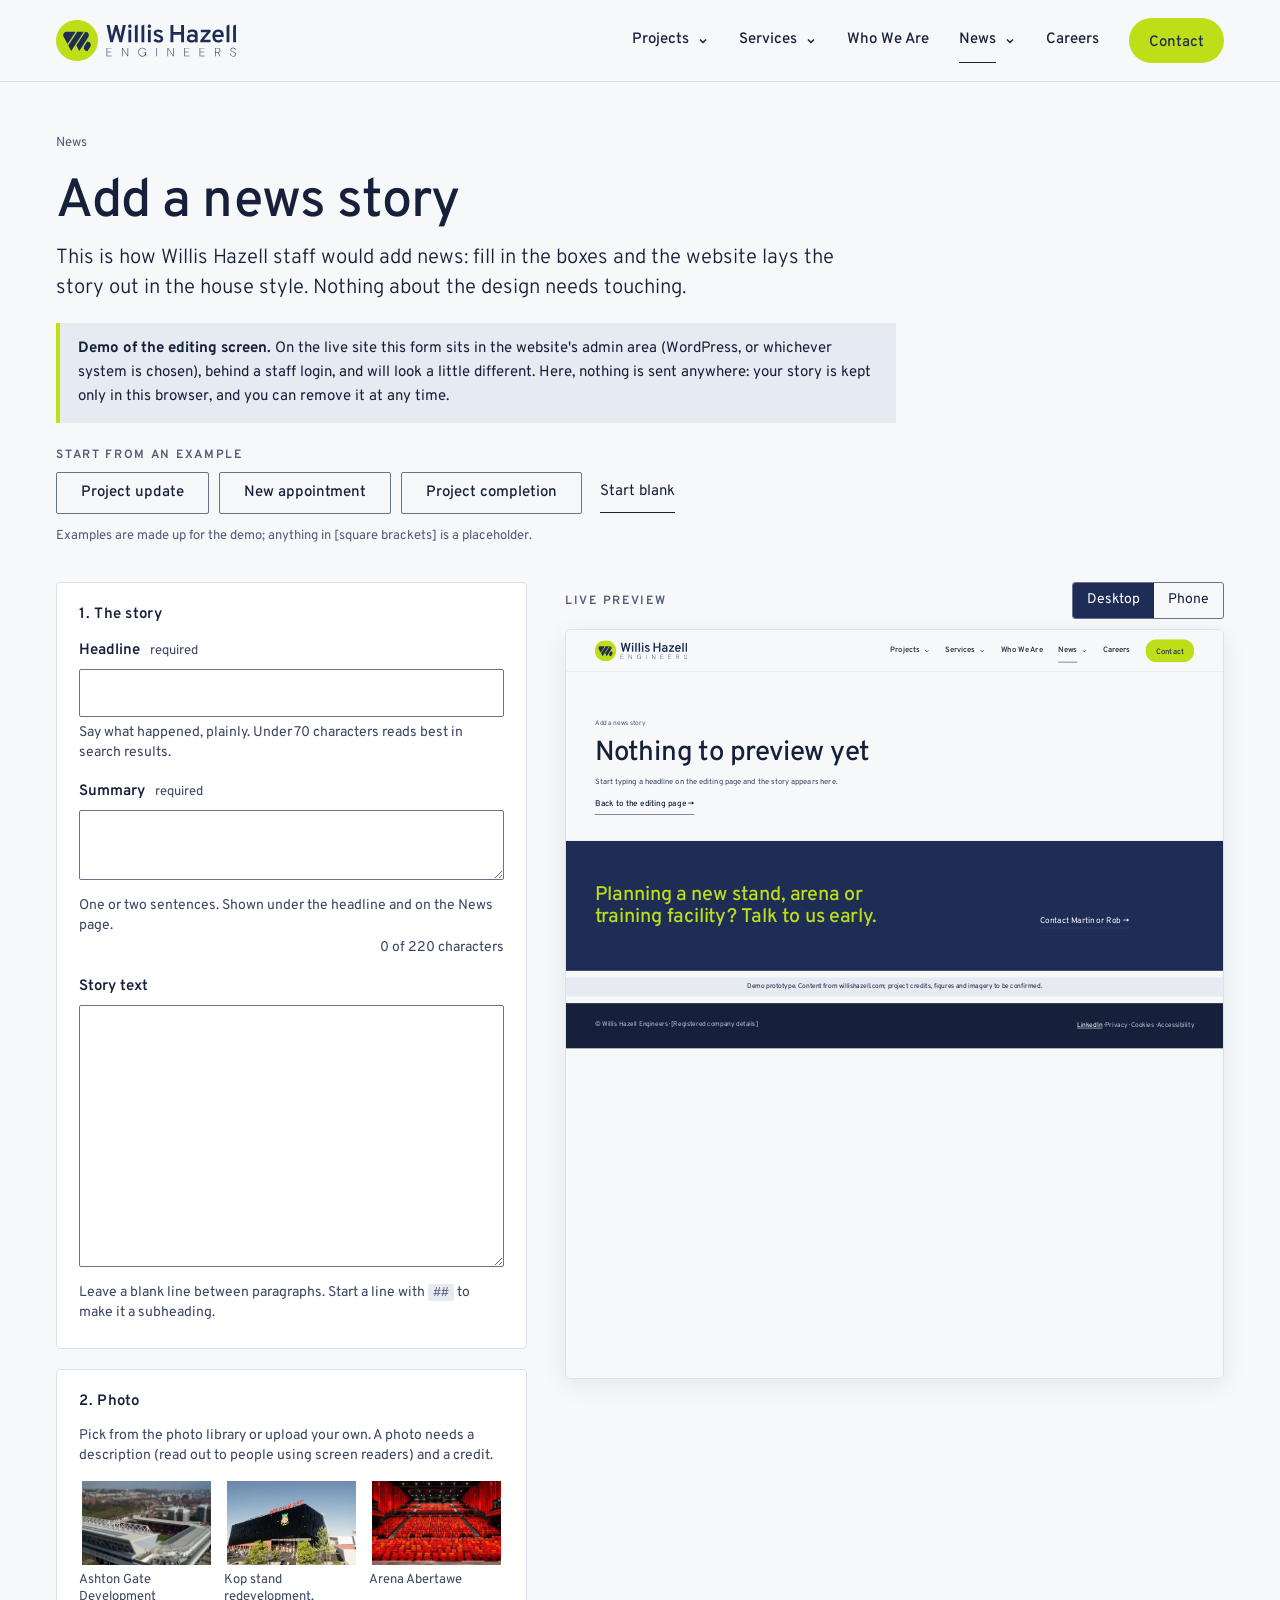
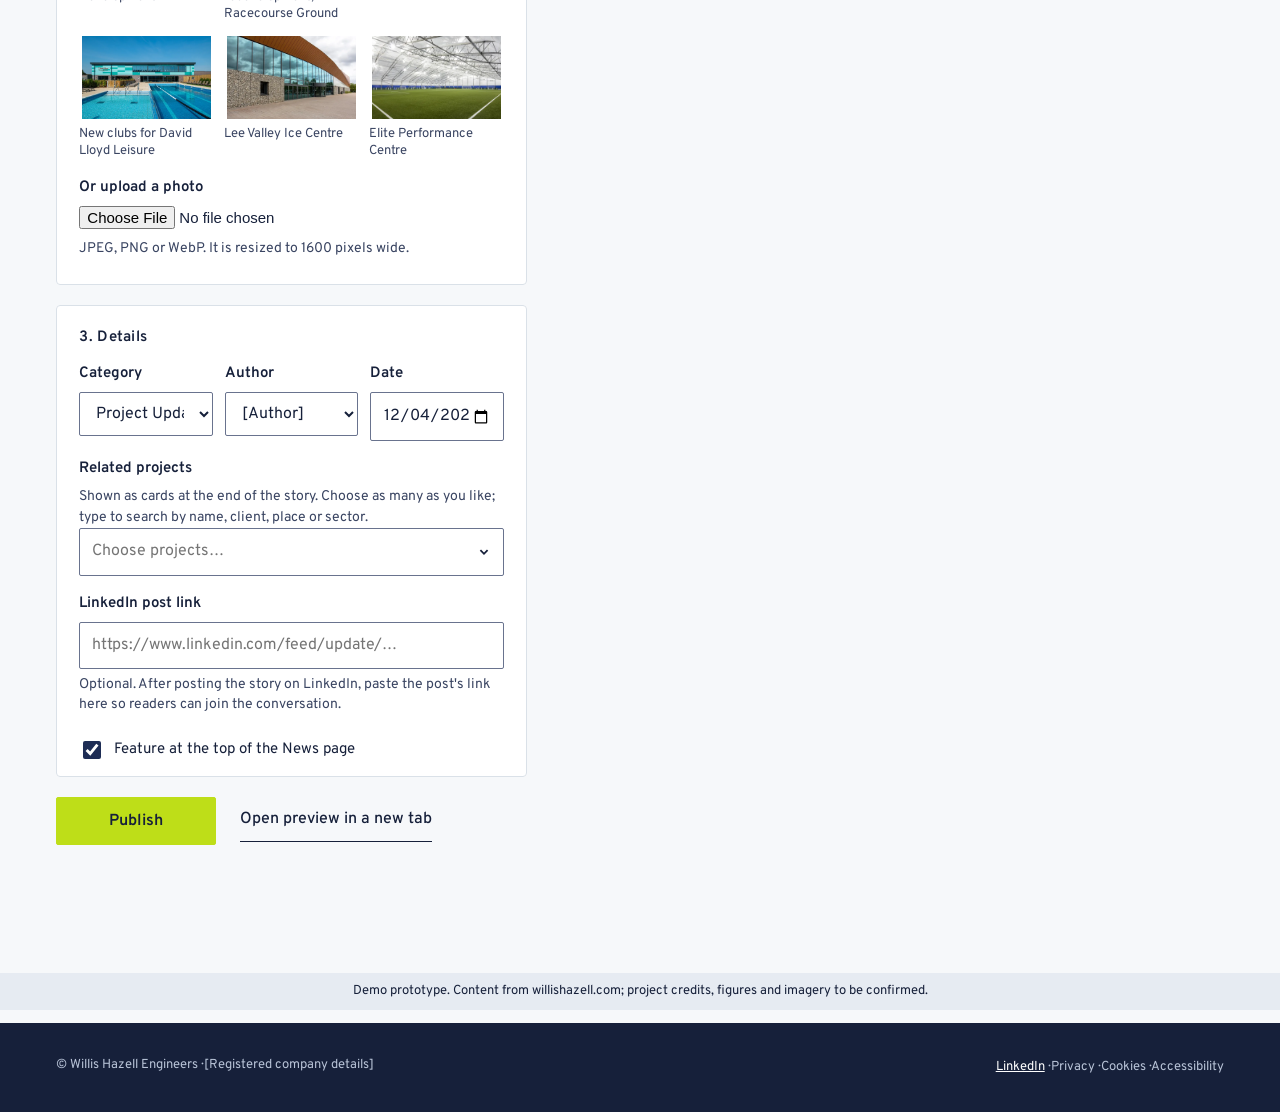
<file: add-news.html>
<!DOCTYPE html>
<html lang="en-GB">
<head>
<meta charset="utf-8">
<meta name="viewport" content="width=device-width, initial-scale=1">
<title>Add a news story (demo) — Willis Hazell Engineers</title>
<meta name="description" content="Demo of how Willis Hazell staff add a news story.">
<meta name="robots" content="noindex">
<link rel="preload" href="assets/fonts/overpass-latin.woff" as="font" type="font/woff" crossorigin>
<link rel="icon" href="data:,">
<link rel="stylesheet" href="css/site.css">
<script>document.documentElement.classList.add('js-pending');setTimeout(function(){document.documentElement.classList.remove('js-pending')},3000)</script>
</head>
<body>
<a class="skip" href="#main">Skip to content</a>
<header class="site-header">
  <div class="wrap bar">
    <a class="logo" href="index.html" aria-label="Willis Hazell Engineers, home">
      <img class="on-light-logo" src="assets/img/logo-on-light.svg" alt="" width="180" height="41">
      <img class="on-dark-logo" src="assets/img/logo.svg" alt="" width="180" height="41">
    </a>
    <button class="menu-btn" type="button" aria-expanded="false" aria-controls="nav">Menu</button>
    <nav class="nav" id="nav" aria-label="Main">
      <div class="nav-group"><a class="nav-top" href="projects.html">Projects</a><button class="nav-sub-btn" type="button" aria-expanded="false" aria-controls="nav-projects"><span class="visually-hidden">Projects pages</span><svg aria-hidden="true" width="10" height="10" viewBox="0 0 10 10" fill="none" stroke="currentColor" stroke-width="1.5"><path d="M2 3.5 5 6.5 8 3.5"/></svg></button><ul class="nav-sub" id="nav-projects"><li><a href="projects.html">Projects</a></li><li><a href="projects-alt.html">Projects (alternative)</a></li></ul></div>
      <div class="nav-group"><a class="nav-top" href="services.html">Services</a><button class="nav-sub-btn" type="button" aria-expanded="false" aria-controls="nav-services"><span class="visually-hidden">Services pages</span><svg aria-hidden="true" width="10" height="10" viewBox="0 0 10 10" fill="none" stroke="currentColor" stroke-width="1.5"><path d="M2 3.5 5 6.5 8 3.5"/></svg></button><ul class="nav-sub" id="nav-services"><li><a href="services.html">Services</a></li><li><a href="services-alt.html">Services (alternative)</a></li></ul></div>
      <a href="about.html">Who We Are</a>
      <div class="nav-group"><a class="nav-top" href="news.html" aria-current="page">News</a><button class="nav-sub-btn" type="button" aria-expanded="false" aria-controls="nav-news"><span class="visually-hidden">News pages</span><svg aria-hidden="true" width="10" height="10" viewBox="0 0 10 10" fill="none" stroke="currentColor" stroke-width="1.5"><path d="M2 3.5 5 6.5 8 3.5"/></svg></button><ul class="nav-sub" id="nav-news"><li><a href="news.html">News</a></li><li class="nav-sub-label" aria-hidden="true">Staff demo · not on the live site</li><li><a href="add-news.html" aria-current="page">Add a news story<span class="visually-hidden"> (staff demo, not on the live site)</span></a></li></ul></div>
      <a href="careers.html">Careers</a>
      <a class="nav-cta" href="index.html#contact">Contact</a>
    </nav>
  </div>
</header>

<main id="main" class="ed-page">
  <div class="wrap ed-head">
    <p class="crumbs"><a href="news.html">News</a></p>
    <h1 class="heading-page">Add a news story</h1>
    <p class="intro">This is how Willis Hazell staff would add news: fill in the boxes and the website lays the story out in the house style. Nothing about the design needs touching.</p>
    <div class="ed-note" role="note">
      <p><strong>Demo of the editing screen.</strong> On the live site this form sits in the website's admin area (WordPress, or whichever system is chosen), behind a staff login, and will look a little different. Here, nothing is sent anywhere: your story is kept only in this browser, and you can remove it at any time.</p>
    </div>
    <div class="ed-examples">
      <p class="label" id="ex-h">Start from an example</p>
      <div role="group" aria-labelledby="ex-h">
        <button type="button" class="btn secondary" data-example="update">Project update</button>
        <button type="button" class="btn secondary" data-example="appointment">New appointment</button>
        <button type="button" class="btn secondary" data-example="completion">Project completion</button>
        <button type="button" class="tl ed-clear" id="ed-clear">Start blank</button>
      </div>
      <p class="caption">Examples are made up for the demo; anything in [square brackets] is a placeholder.</p>
    </div>
  </div>

  <div class="wrap ed-layout">
    <form class="ed-form" id="ed-form" novalidate aria-labelledby="ed-form-h">
      <h2 class="visually-hidden" id="ed-form-h">News story</h2>
      <div class="ed-errors" id="ed-errors" tabindex="-1" hidden></div>

      <fieldset class="ed-card">
        <legend>1. The story</legend>
        <div class="ed-field">
          <label for="f-title">Headline <span class="ed-req">required</span></label>
          <input id="f-title" name="title" type="text" maxlength="110" autocomplete="off" aria-describedby="f-title-hint">
          <p class="ed-hint" id="f-title-hint">Say what happened, plainly. Under 70 characters reads best in search results.</p>
        </div>
        <div class="ed-field">
          <label for="f-summary">Summary <span class="ed-req">required</span></label>
          <textarea id="f-summary" name="summary" rows="2" maxlength="220" aria-describedby="f-summary-hint f-summary-count"></textarea>
          <p class="ed-hint" id="f-summary-hint">One or two sentences. Shown under the headline and on the News page.</p>
          <p class="ed-count" id="f-summary-count" aria-live="polite"></p>
        </div>
        <div class="ed-field">
          <label for="f-body">Story text</label>
          <textarea id="f-body" name="body" rows="10" aria-describedby="f-body-hint"></textarea>
          <p class="ed-hint" id="f-body-hint">Leave a blank line between paragraphs. Start a line with <code>##</code> to make it a subheading.</p>
        </div>
      </fieldset>

      <fieldset class="ed-card">
        <legend>2. Photo</legend>
        <p class="ed-hint" id="f-photo-hint">Pick from the photo library or upload your own. A photo needs a description (read out to people using screen readers) and a credit.</p>
        <div class="ed-library" role="radiogroup" aria-describedby="f-photo-hint" id="ed-library"></div>
        <div class="ed-field ed-upload">
          <label for="f-upload">Or upload a photo</label>
          <input id="f-upload" type="file" accept="image/jpeg,image/png,image/webp">
          <p class="ed-hint">JPEG, PNG or WebP. It is resized to 1600 pixels wide.</p>
        </div>
        <div class="ed-photo-fields" id="ed-photo-fields" hidden>
          <div class="ed-field">
            <label for="f-alt">Photo description <span class="ed-req">required</span></label>
            <input id="f-alt" name="alt" type="text" maxlength="160" aria-describedby="f-alt-hint">
            <p class="ed-hint" id="f-alt-hint">What the photo shows, for example "The new Kop stand roof steelwork from the pitch".</p>
          </div>
          <div class="ed-field">
            <label for="f-credit">Photo credit <span class="ed-req">required</span></label>
            <input id="f-credit" name="credit" type="text" maxlength="80">
          </div>
          <button type="button" class="tl" id="f-photo-remove">Remove photo</button>
        </div>
      </fieldset>

      <fieldset class="ed-card">
        <legend>3. Details</legend>
        <div class="ed-row">
          <div class="ed-field">
            <label for="f-category">Category</label>
            <select id="f-category" name="category"></select>
          </div>
          <div class="ed-field">
            <label for="f-author">Author</label>
            <select id="f-author" name="author"></select>
          </div>
          <div class="ed-field">
            <label for="f-date">Date</label>
            <input id="f-date" name="date" type="date">
          </div>
        </div>
        <div class="ed-field ed-related">
          <label for="f-related" id="f-related-l">Related projects</label>
          <p class="ed-hint" id="f-related-hint">Shown as cards at the end of the story. Choose as many as you like; type to search by name, client, place or sector.</p>
          <ul class="ed-chips" id="ed-chips" aria-label="Selected projects"></ul>
          <div class="ed-combo">
            <input id="f-related" type="text" role="combobox" aria-expanded="false" aria-controls="ed-proj-list" aria-autocomplete="list" aria-describedby="f-related-hint" placeholder="Choose projects…" autocomplete="off">
            <button type="button" class="ed-combo-btn" id="ed-combo-btn" tabindex="-1" aria-hidden="true"><svg width="12" height="12" viewBox="0 0 10 10" fill="none" stroke="currentColor" stroke-width="1.5"><path d="M2 3.5 5 6.5 8 3.5"/></svg></button>
            <ul class="ed-listbox" id="ed-proj-list" role="listbox" aria-multiselectable="true" aria-labelledby="f-related-l" hidden></ul>
          </div>
          <p class="visually-hidden" id="ed-rel-live" aria-live="polite"></p>
        </div>
        <div class="ed-field">
          <label for="f-linkedin">LinkedIn post link</label>
          <input id="f-linkedin" name="linkedin" type="url" inputmode="url" placeholder="https://www.linkedin.com/feed/update/…" aria-describedby="f-linkedin-hint">
          <p class="ed-hint" id="f-linkedin-hint">Optional. After posting the story on LinkedIn, paste the post's link here so readers can join the conversation.</p>
        </div>
        <label class="ed-check-line"><input type="checkbox" id="f-featured" name="featured" checked> Feature at the top of the News page</label>
      </fieldset>

      <div class="ed-actions">
        <button type="submit" class="btn" id="ed-publish">Publish</button>
        <a class="tl" href="article.html?a=__preview" target="_blank" rel="noopener" id="ed-open-preview">Open preview in a new tab<span class="visually-hidden"> (opens in a new tab)</span></a>
      </div>
      <div class="ed-status" id="ed-status" role="status" aria-live="polite"></div>
    </form>

    <section class="ed-preview" aria-labelledby="ed-preview-h">
      <div class="ed-preview-bar">
        <h2 class="label" id="ed-preview-h">Live preview</h2>
        <div class="ed-toggle" role="group" aria-label="Preview size">
          <button type="button" aria-pressed="true" data-size="desktop">Desktop</button>
          <button type="button" aria-pressed="false" data-size="phone">Phone</button>
        </div>
      </div>
      <div class="ed-frame-box" id="ed-frame-box">
        <iframe id="ed-frame" title="Live preview of the story" src="article.html?a=__preview" tabindex="-1"></iframe>
      </div>
    </section>
  </div>
</main>
<p class="demo-note">Demo prototype. Content from willishazell.com; project credits, figures and imagery to be confirmed.</p>
<footer class="site-footer">
  <div class="wrap">
    <span>© Willis Hazell Engineers · [Registered company details]</span>
    <span><a href="https://www.linkedin.com/company/willis-hazell-engineers/">LinkedIn</a> · Privacy · Cookies · Accessibility</span>
  </div>
</footer>
<script src="js/data.js"></script>
<script src="js/editorial.js"></script>
<script src="js/site.js"></script>
<script src="js/add-news.js"></script>
</body>
</html>
</file>
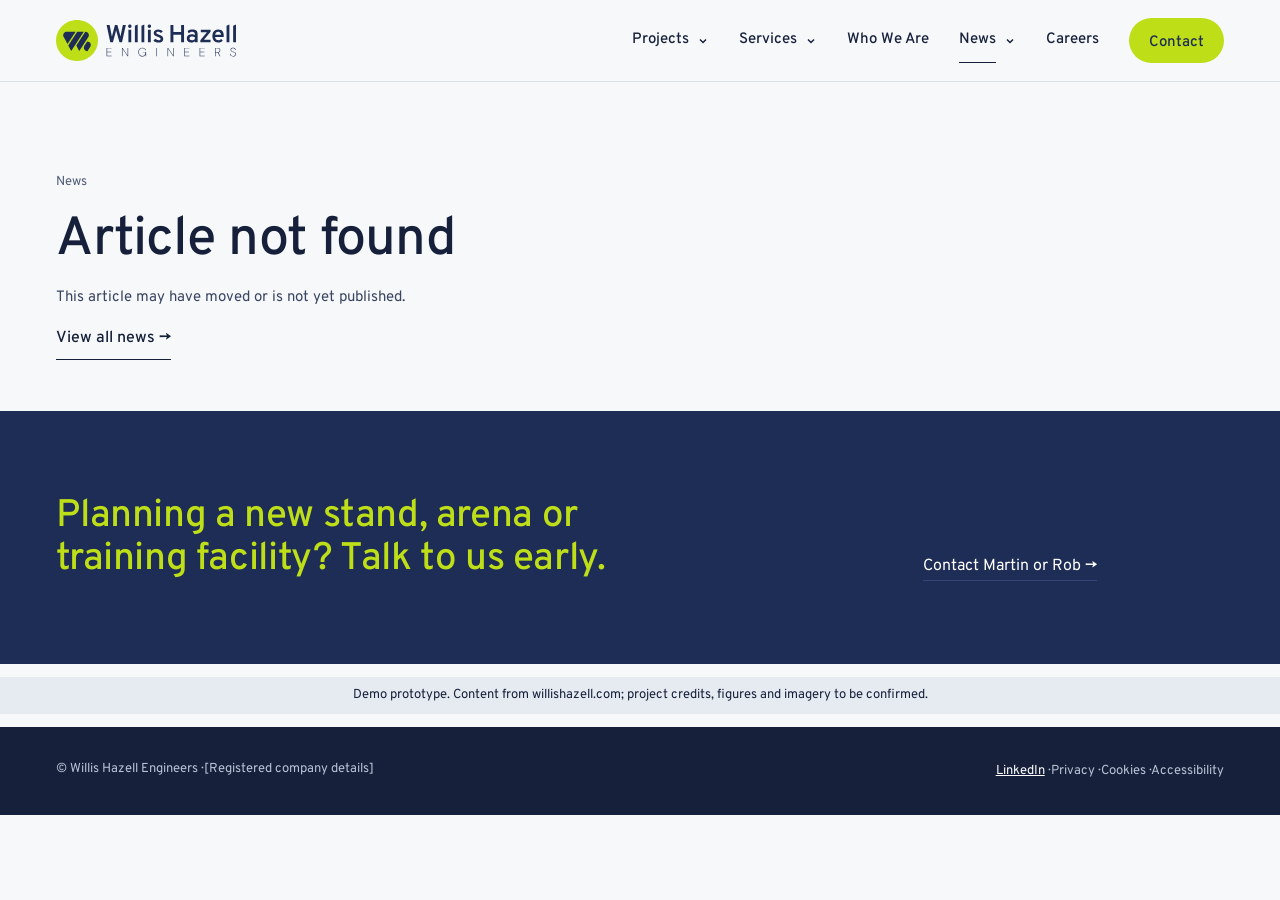
<file: article.html>
<!DOCTYPE html>
<html lang="en-GB">
<head>
<meta charset="utf-8">
<meta name="viewport" content="width=device-width, initial-scale=1">
<title>Article — Willis Hazell Engineers</title>
<meta name="description" content="News and insight from Willis Hazell Engineers.">
<meta name="robots" content="noindex">
<link rel="preload" href="assets/fonts/overpass-latin.woff" as="font" type="font/woff" crossorigin>
<link rel="icon" href="data:,">
<link rel="stylesheet" href="css/site.css">
<script>document.documentElement.classList.add('js-pending');setTimeout(function(){document.documentElement.classList.remove('js-pending')},3000)</script>
</head>
<body>
<a class="skip" href="#main">Skip to content</a>
<header class="site-header">
  <div class="wrap bar">
    <a class="logo" href="index.html" aria-label="Willis Hazell Engineers, home">
      <img class="on-light-logo" src="assets/img/logo-on-light.svg" alt="" width="180" height="41">
      <img class="on-dark-logo" src="assets/img/logo.svg" alt="" width="180" height="41">
    </a>
    <button class="menu-btn" type="button" aria-expanded="false" aria-controls="nav">Menu</button>
    <nav class="nav" id="nav" aria-label="Main">
      <div class="nav-group"><a class="nav-top" href="projects.html">Projects</a><button class="nav-sub-btn" type="button" aria-expanded="false" aria-controls="nav-projects"><span class="visually-hidden">Projects pages</span><svg aria-hidden="true" width="10" height="10" viewBox="0 0 10 10" fill="none" stroke="currentColor" stroke-width="1.5"><path d="M2 3.5 5 6.5 8 3.5"/></svg></button><ul class="nav-sub" id="nav-projects"><li><a href="projects.html">Projects</a></li><li><a href="projects-alt.html">Projects (alternative)</a></li></ul></div>
      <div class="nav-group"><a class="nav-top" href="services.html">Services</a><button class="nav-sub-btn" type="button" aria-expanded="false" aria-controls="nav-services"><span class="visually-hidden">Services pages</span><svg aria-hidden="true" width="10" height="10" viewBox="0 0 10 10" fill="none" stroke="currentColor" stroke-width="1.5"><path d="M2 3.5 5 6.5 8 3.5"/></svg></button><ul class="nav-sub" id="nav-services"><li><a href="services.html">Services</a></li><li><a href="services-alt.html">Services (alternative)</a></li></ul></div>
      <a href="about.html">Who We Are</a>
      <div class="nav-group"><a class="nav-top" href="news.html" aria-current="page">News</a><button class="nav-sub-btn" type="button" aria-expanded="false" aria-controls="nav-news"><span class="visually-hidden">News pages</span><svg aria-hidden="true" width="10" height="10" viewBox="0 0 10 10" fill="none" stroke="currentColor" stroke-width="1.5"><path d="M2 3.5 5 6.5 8 3.5"/></svg></button><ul class="nav-sub" id="nav-news"><li><a href="news.html">News</a></li><li class="nav-sub-label" aria-hidden="true">Staff demo · not on the live site</li><li><a href="add-news.html">Add a news story<span class="visually-hidden"> (staff demo, not on the live site)</span></a></li></ul></div>
      <a href="careers.html">Careers</a>
      <a class="nav-cta" href="index.html#contact">Contact</a>
    </nav>
  </div>
</header>

<main id="main">
  <article id="article"></article>
  <section class="on-dark sec-compact" aria-labelledby="cta-h">
    <div class="wrap contact-band">
      <h2 class="heading-section" id="cta-h">Planning a new stand, arena or training facility? Talk to us early.</h2>
      <div class="people-contacts"><p><a href="index.html#contact">Contact Martin or Rob →</a></p></div>
    </div>
  </section>
</main>

<p class="demo-note">Demo prototype. Content from willishazell.com; project credits, figures and imagery to be confirmed.</p>
<footer class="site-footer">
  <div class="wrap">
    <span>© Willis Hazell Engineers · [Registered company details]</span>
    <span><a href="https://www.linkedin.com/company/willis-hazell-engineers/">LinkedIn</a> · Privacy · Cookies · Accessibility</span>
  </div>
</footer>
<script src="js/data.js"></script>
<script src="js/editorial.js"></script>
<script src="js/site.js"></script>
</body>
</html>
</file>
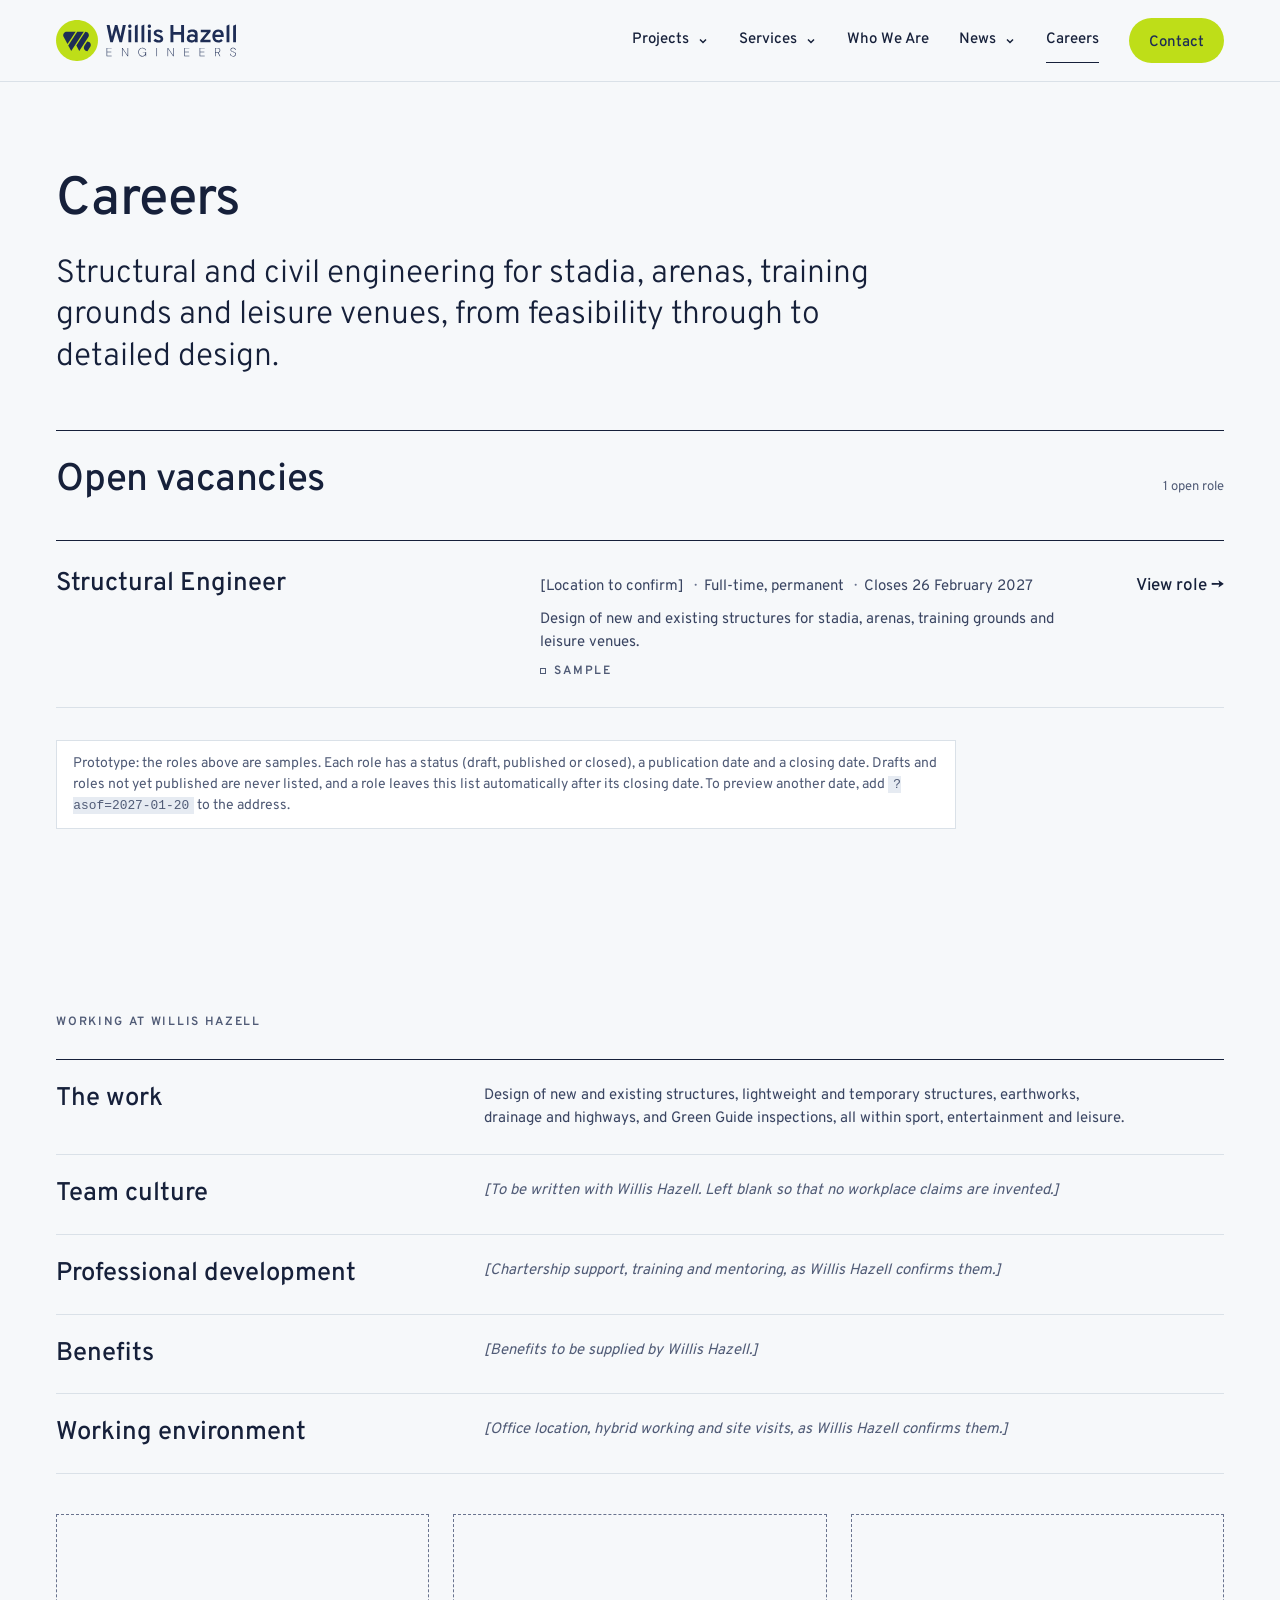
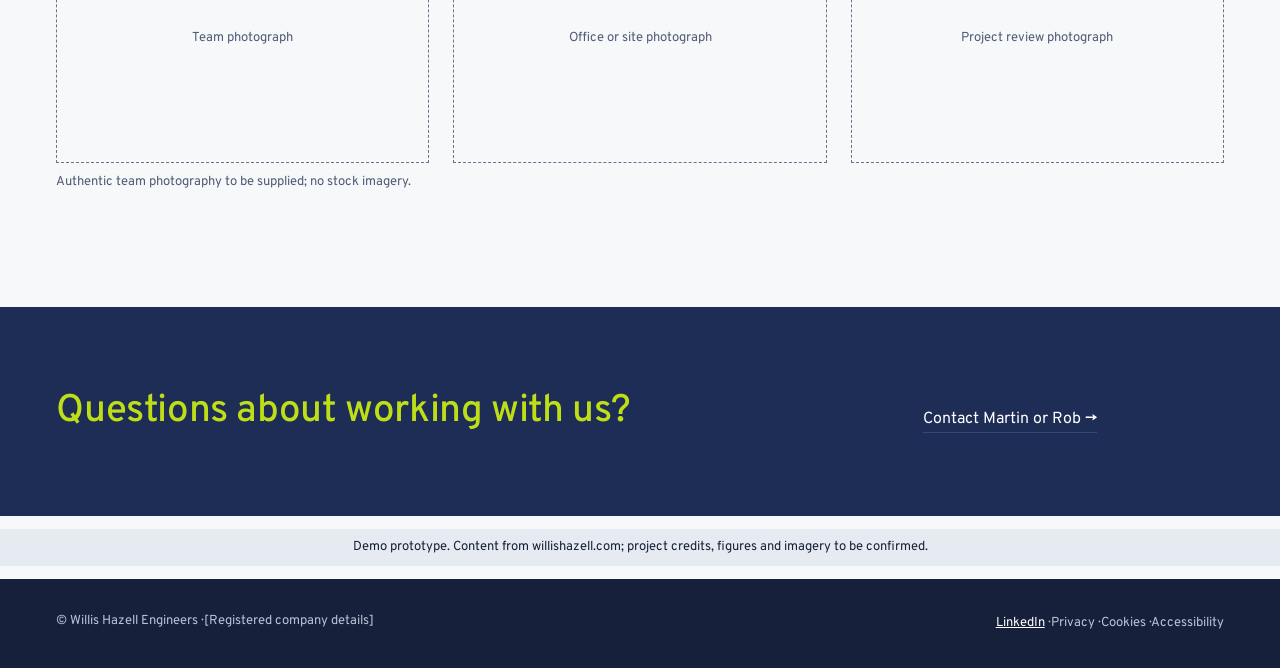
<file: careers.html>
<!DOCTYPE html>
<html lang="en-GB">
<head>
<meta charset="utf-8">
<meta name="viewport" content="width=device-width, initial-scale=1">
<title>Careers — Willis Hazell Engineers</title>
<meta name="description" content="Vacancies and careers at Willis Hazell Engineers, structural and civil engineers for sport and leisure.">
<meta name="robots" content="noindex">
<link rel="preload" href="assets/fonts/overpass-latin.woff" as="font" type="font/woff" crossorigin>
<link rel="icon" href="data:,">
<link rel="stylesheet" href="css/site.css">
<script>document.documentElement.classList.add('js-pending');setTimeout(function(){document.documentElement.classList.remove('js-pending')},3000)</script>
</head>
<body>
<a class="skip" href="#main">Skip to content</a>
<header class="site-header">
  <div class="wrap bar">
    <a class="logo" href="index.html" aria-label="Willis Hazell Engineers, home">
      <img class="on-light-logo" src="assets/img/logo-on-light.svg" alt="" width="180" height="41">
      <img class="on-dark-logo" src="assets/img/logo.svg" alt="" width="180" height="41">
    </a>
    <button class="menu-btn" type="button" aria-expanded="false" aria-controls="nav">Menu</button>
    <nav class="nav" id="nav" aria-label="Main">
      <div class="nav-group"><a class="nav-top" href="projects.html">Projects</a><button class="nav-sub-btn" type="button" aria-expanded="false" aria-controls="nav-projects"><span class="visually-hidden">Projects pages</span><svg aria-hidden="true" width="10" height="10" viewBox="0 0 10 10" fill="none" stroke="currentColor" stroke-width="1.5"><path d="M2 3.5 5 6.5 8 3.5"/></svg></button><ul class="nav-sub" id="nav-projects"><li><a href="projects.html">Projects</a></li><li><a href="projects-alt.html">Projects (alternative)</a></li></ul></div>
      <div class="nav-group"><a class="nav-top" href="services.html">Services</a><button class="nav-sub-btn" type="button" aria-expanded="false" aria-controls="nav-services"><span class="visually-hidden">Services pages</span><svg aria-hidden="true" width="10" height="10" viewBox="0 0 10 10" fill="none" stroke="currentColor" stroke-width="1.5"><path d="M2 3.5 5 6.5 8 3.5"/></svg></button><ul class="nav-sub" id="nav-services"><li><a href="services.html">Services</a></li><li><a href="services-alt.html">Services (alternative)</a></li></ul></div>
      <a href="about.html">Who We Are</a>
      <div class="nav-group"><a class="nav-top" href="news.html">News</a><button class="nav-sub-btn" type="button" aria-expanded="false" aria-controls="nav-news"><span class="visually-hidden">News pages</span><svg aria-hidden="true" width="10" height="10" viewBox="0 0 10 10" fill="none" stroke="currentColor" stroke-width="1.5"><path d="M2 3.5 5 6.5 8 3.5"/></svg></button><ul class="nav-sub" id="nav-news"><li><a href="news.html">News</a></li><li class="nav-sub-label" aria-hidden="true">Staff demo · not on the live site</li><li><a href="add-news.html">Add a news story<span class="visually-hidden"> (staff demo, not on the live site)</span></a></li></ul></div>
      <a href="careers.html" aria-current="page">Careers</a>
      <a class="nav-cta" href="index.html#contact">Contact</a>
    </nav>
  </div>
</header>

<main id="main">
  <div class="wrap page-head">
    <h1 class="heading-page">Careers</h1>
    <p class="intro">Structural and civil engineering for stadia, arenas, training grounds and leisure venues, from feasibility through to detailed design.</p>
  </div>

  <section class="wrap sec-compact" style="padding-top:0" aria-labelledby="vac-h">
    <div class="sec-head rule-top"><h2 class="heading-section" id="vac-h">Open vacancies</h2><p class="caption" id="vac-count" style="margin:0"></p></div>
    <ul class="vacancies" id="vacancies"></ul>
    <div class="empty" id="vac-empty" hidden>
      <h3 class="title-project">There are no open vacancies at the moment.</h3>
      <p class="body-small">[Speculative applications: Willis Hazell to confirm whether they are accepted and which address they go to.]</p>
    </div>
    <p class="credit-note" style="margin-top:32px">Prototype: the roles above are samples. Each role has a status (draft, published or closed), a publication date and a closing date. Drafts and roles not yet published are never listed, and a role leaves this list automatically after its closing date. To preview another date, add <code>?asof=2027-01-20</code> to the address.</p>
  </section>

  <section class="sec wrap" aria-labelledby="work-h">
    <h2 class="label" id="work-h" style="margin-bottom:28px">Working at Willis Hazell</h2>
    <div class="rows">
      <div class="row"><h3 class="title-project">The work</h3><p class="body-small" style="margin:0">Design of new and existing structures, lightweight and temporary structures, earthworks, drainage and highways, and Green Guide inspections, all within sport, entertainment and leisure.</p></div>
      <div class="row"><h3 class="title-project">Team culture</h3><p class="body-small tbc-text" style="margin:0">[To be written with Willis Hazell. Left blank so that no workplace claims are invented.]</p></div>
      <div class="row"><h3 class="title-project">Professional development</h3><p class="body-small tbc-text" style="margin:0">[Chartership support, training and mentoring, as Willis Hazell confirms them.]</p></div>
      <div class="row"><h3 class="title-project">Benefits</h3><p class="body-small tbc-text" style="margin:0">[Benefits to be supplied by Willis Hazell.]</p></div>
      <div class="row"><h3 class="title-project">Working environment</h3><p class="body-small tbc-text" style="margin:0">[Office location, hybrid working and site visits, as Willis Hazell confirms them.]</p></div>
    </div>
    <div class="gallery-slots" style="margin-top:40px"><div class="slot">Team photograph</div><div class="slot">Office or site photograph</div><div class="slot">Project review photograph</div></div>
    <p class="caption" style="margin-top:10px">Authentic team photography to be supplied; no stock imagery.</p>
  </section>
  <section class="on-dark sec-compact" aria-labelledby="cta-h">
    <div class="wrap contact-band">
      <h2 class="heading-section" id="cta-h">Questions about working with us?</h2>
      <div class="people-contacts"><p><a href="index.html#contact">Contact Martin or Rob →</a></p></div>
    </div>
  </section>
</main>

<p class="demo-note">Demo prototype. Content from willishazell.com; project credits, figures and imagery to be confirmed.</p>
<footer class="site-footer">
  <div class="wrap">
    <span>© Willis Hazell Engineers · [Registered company details]</span>
    <span><a href="https://www.linkedin.com/company/willis-hazell-engineers/">LinkedIn</a> · Privacy · Cookies · Accessibility</span>
  </div>
</footer>
<script src="js/data.js"></script>
<script src="js/editorial.js"></script>
<script src="js/site.js"></script>
</body>
</html>
</file>
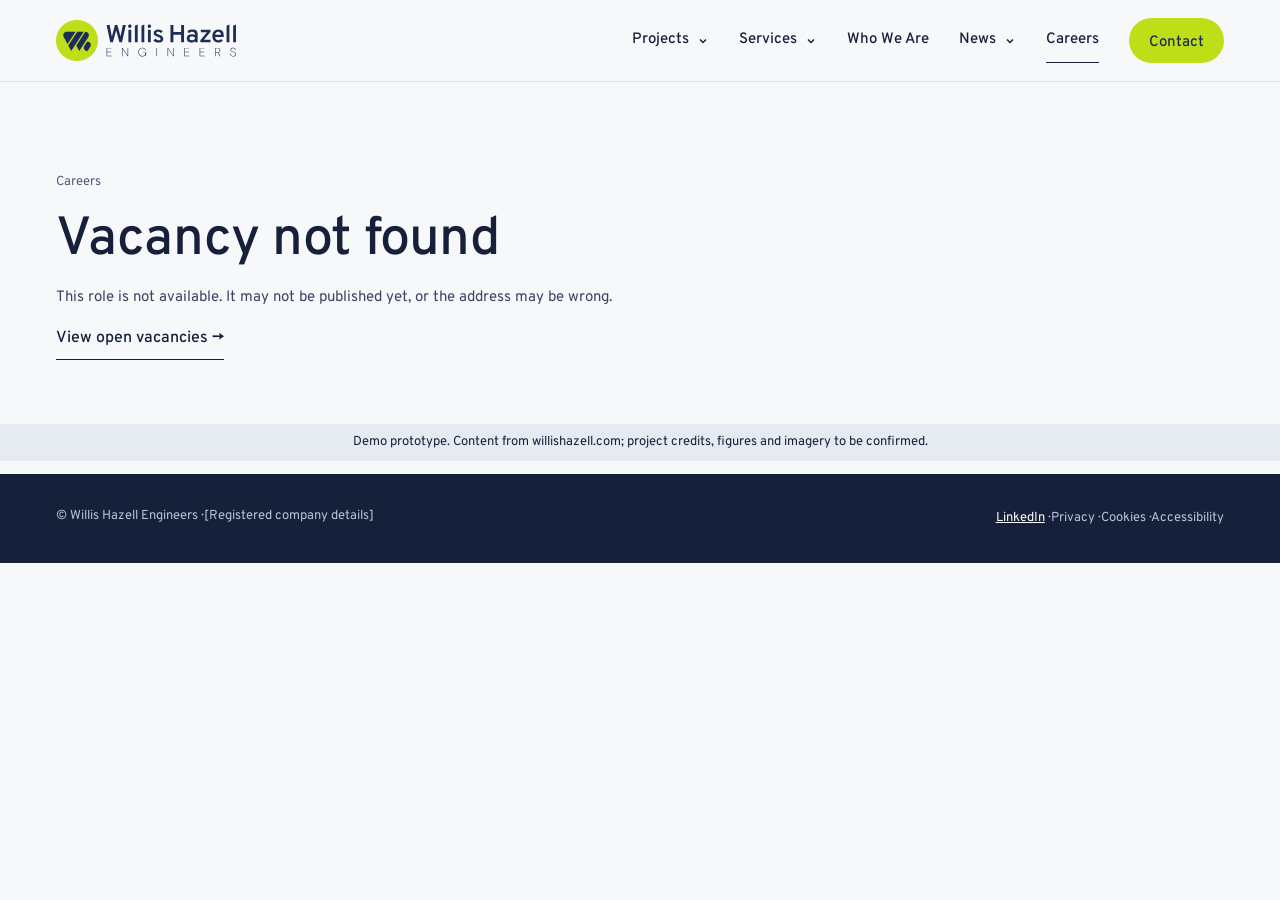
<file: job.html>
<!DOCTYPE html>
<html lang="en-GB">
<head>
<meta charset="utf-8">
<meta name="viewport" content="width=device-width, initial-scale=1">
<title>Vacancy — Willis Hazell Engineers</title>
<meta name="description" content="Vacancy at Willis Hazell Engineers.">
<meta name="robots" content="noindex">
<link rel="preload" href="assets/fonts/overpass-latin.woff" as="font" type="font/woff" crossorigin>
<link rel="icon" href="data:,">
<link rel="stylesheet" href="css/site.css">
<script>document.documentElement.classList.add('js-pending');setTimeout(function(){document.documentElement.classList.remove('js-pending')},3000)</script>
</head>
<body>
<a class="skip" href="#main">Skip to content</a>
<header class="site-header">
  <div class="wrap bar">
    <a class="logo" href="index.html" aria-label="Willis Hazell Engineers, home">
      <img class="on-light-logo" src="assets/img/logo-on-light.svg" alt="" width="180" height="41">
      <img class="on-dark-logo" src="assets/img/logo.svg" alt="" width="180" height="41">
    </a>
    <button class="menu-btn" type="button" aria-expanded="false" aria-controls="nav">Menu</button>
    <nav class="nav" id="nav" aria-label="Main">
      <div class="nav-group"><a class="nav-top" href="projects.html">Projects</a><button class="nav-sub-btn" type="button" aria-expanded="false" aria-controls="nav-projects"><span class="visually-hidden">Projects pages</span><svg aria-hidden="true" width="10" height="10" viewBox="0 0 10 10" fill="none" stroke="currentColor" stroke-width="1.5"><path d="M2 3.5 5 6.5 8 3.5"/></svg></button><ul class="nav-sub" id="nav-projects"><li><a href="projects.html">Projects</a></li><li><a href="projects-alt.html">Projects (alternative)</a></li></ul></div>
      <div class="nav-group"><a class="nav-top" href="services.html">Services</a><button class="nav-sub-btn" type="button" aria-expanded="false" aria-controls="nav-services"><span class="visually-hidden">Services pages</span><svg aria-hidden="true" width="10" height="10" viewBox="0 0 10 10" fill="none" stroke="currentColor" stroke-width="1.5"><path d="M2 3.5 5 6.5 8 3.5"/></svg></button><ul class="nav-sub" id="nav-services"><li><a href="services.html">Services</a></li><li><a href="services-alt.html">Services (alternative)</a></li></ul></div>
      <a href="about.html">Who We Are</a>
      <div class="nav-group"><a class="nav-top" href="news.html">News</a><button class="nav-sub-btn" type="button" aria-expanded="false" aria-controls="nav-news"><span class="visually-hidden">News pages</span><svg aria-hidden="true" width="10" height="10" viewBox="0 0 10 10" fill="none" stroke="currentColor" stroke-width="1.5"><path d="M2 3.5 5 6.5 8 3.5"/></svg></button><ul class="nav-sub" id="nav-news"><li><a href="news.html">News</a></li><li class="nav-sub-label" aria-hidden="true">Staff demo · not on the live site</li><li><a href="add-news.html">Add a news story<span class="visually-hidden"> (staff demo, not on the live site)</span></a></li></ul></div>
      <a href="careers.html" aria-current="page">Careers</a>
      <a class="nav-cta" href="index.html#contact">Contact</a>
    </nav>
  </div>
</header>

<main id="main">
  <article id="job"></article>
</main>

<p class="demo-note">Demo prototype. Content from willishazell.com; project credits, figures and imagery to be confirmed.</p>
<footer class="site-footer">
  <div class="wrap">
    <span>© Willis Hazell Engineers · [Registered company details]</span>
    <span><a href="https://www.linkedin.com/company/willis-hazell-engineers/">LinkedIn</a> · Privacy · Cookies · Accessibility</span>
  </div>
</footer>
<script src="js/data.js"></script>
<script src="js/editorial.js"></script>
<script src="js/site.js"></script>
</body>
</html>
</file>
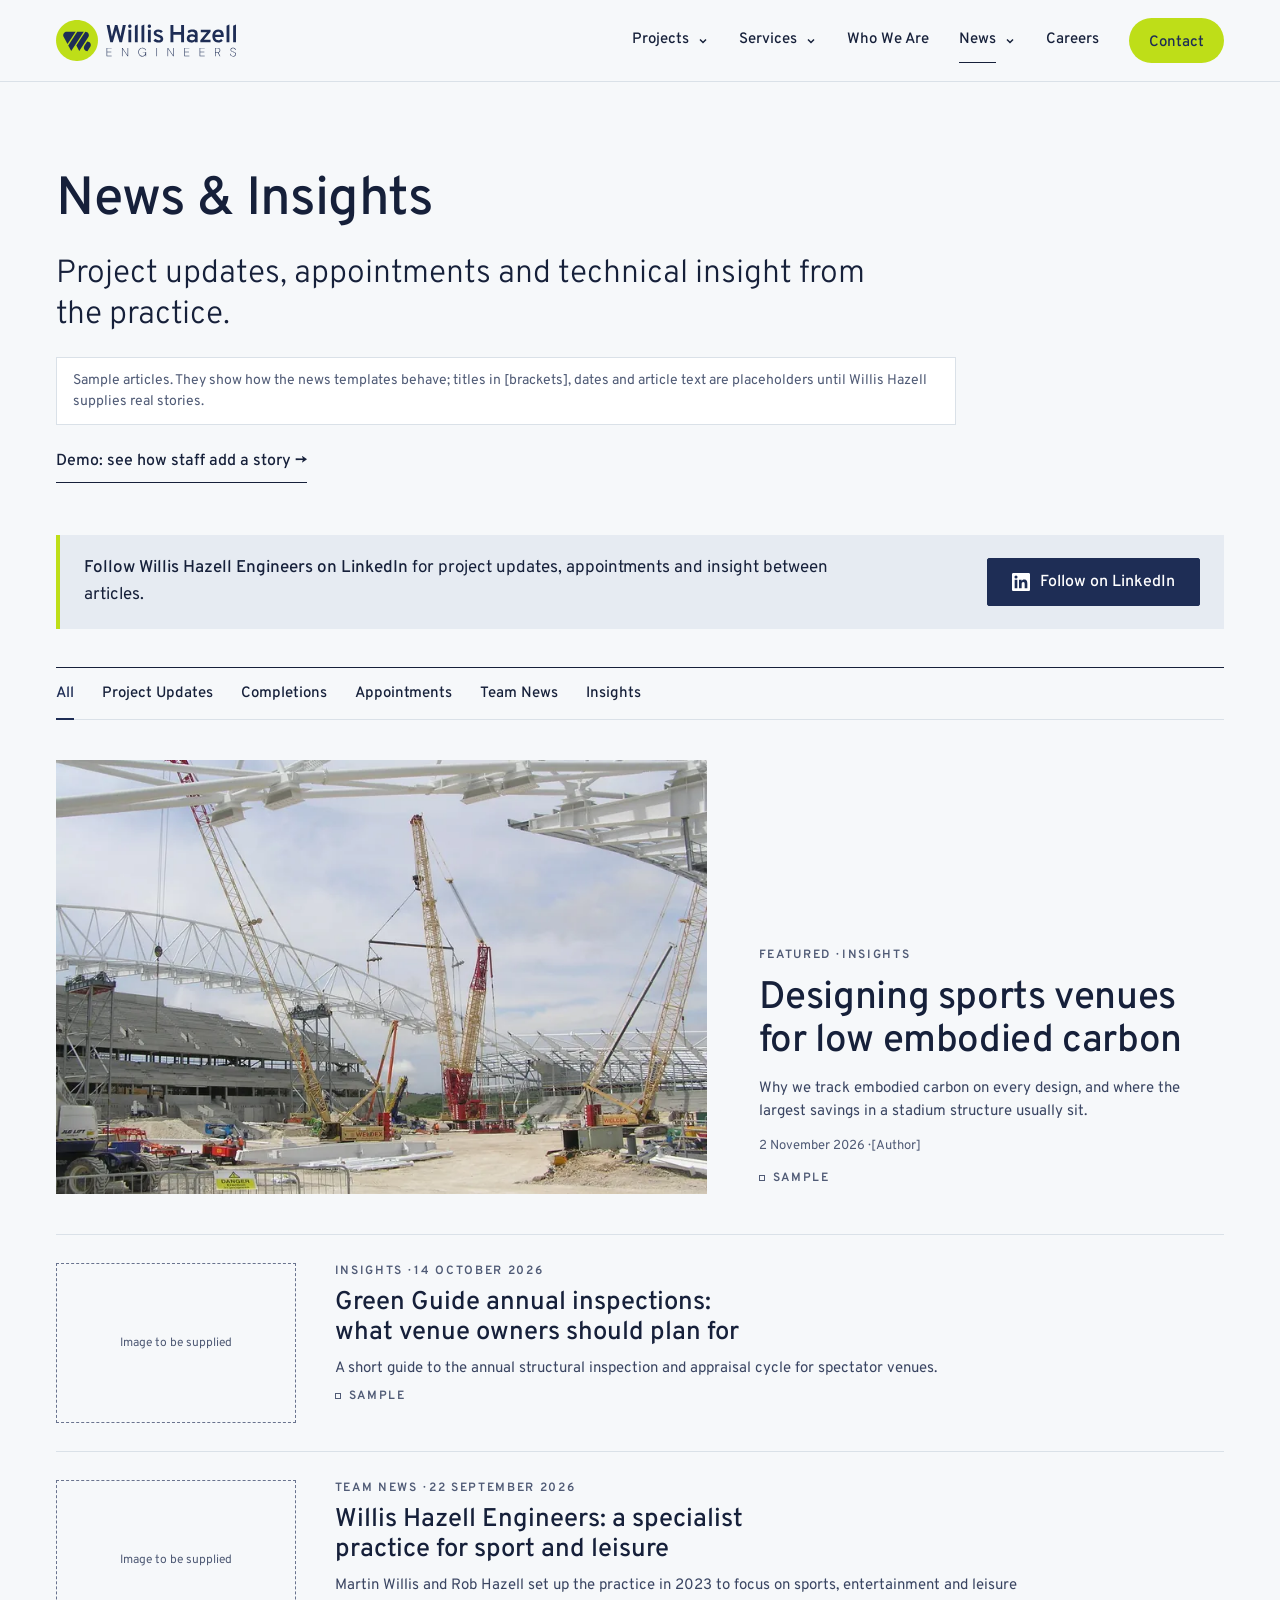
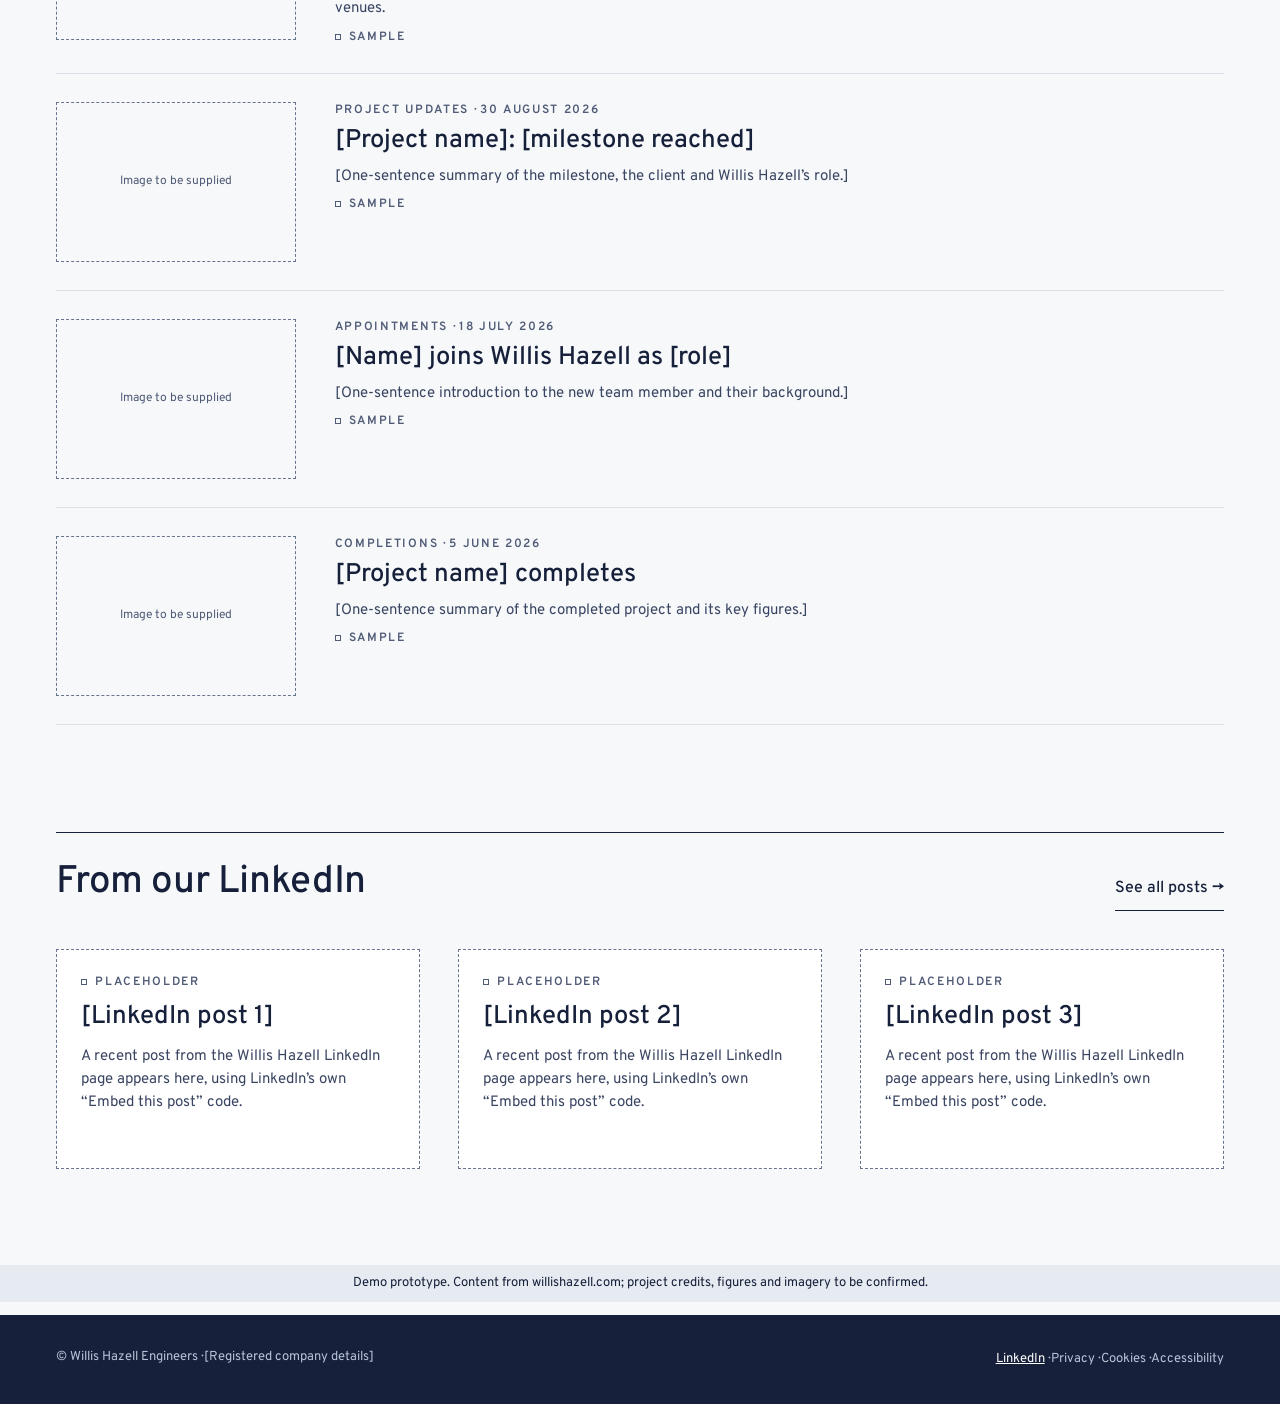
<file: news.html>
<!DOCTYPE html>
<html lang="en-GB">
<head>
<meta charset="utf-8">
<meta name="viewport" content="width=device-width, initial-scale=1">
<title>News &amp; Insights — Willis Hazell Engineers</title>
<meta name="description" content="Project updates, appointments and technical insight from Willis Hazell Engineers.">
<meta name="robots" content="noindex">
<link rel="preload" href="assets/fonts/overpass-latin.woff" as="font" type="font/woff" crossorigin>
<link rel="icon" href="data:,">
<link rel="stylesheet" href="css/site.css">
<script>document.documentElement.classList.add('js-pending');setTimeout(function(){document.documentElement.classList.remove('js-pending')},3000)</script>
</head>
<body>
<a class="skip" href="#main">Skip to content</a>
<header class="site-header">
  <div class="wrap bar">
    <a class="logo" href="index.html" aria-label="Willis Hazell Engineers, home">
      <img class="on-light-logo" src="assets/img/logo-on-light.svg" alt="" width="180" height="41">
      <img class="on-dark-logo" src="assets/img/logo.svg" alt="" width="180" height="41">
    </a>
    <button class="menu-btn" type="button" aria-expanded="false" aria-controls="nav">Menu</button>
    <nav class="nav" id="nav" aria-label="Main">
      <div class="nav-group"><a class="nav-top" href="projects.html">Projects</a><button class="nav-sub-btn" type="button" aria-expanded="false" aria-controls="nav-projects"><span class="visually-hidden">Projects pages</span><svg aria-hidden="true" width="10" height="10" viewBox="0 0 10 10" fill="none" stroke="currentColor" stroke-width="1.5"><path d="M2 3.5 5 6.5 8 3.5"/></svg></button><ul class="nav-sub" id="nav-projects"><li><a href="projects.html">Projects</a></li><li><a href="projects-alt.html">Projects (alternative)</a></li></ul></div>
      <div class="nav-group"><a class="nav-top" href="services.html">Services</a><button class="nav-sub-btn" type="button" aria-expanded="false" aria-controls="nav-services"><span class="visually-hidden">Services pages</span><svg aria-hidden="true" width="10" height="10" viewBox="0 0 10 10" fill="none" stroke="currentColor" stroke-width="1.5"><path d="M2 3.5 5 6.5 8 3.5"/></svg></button><ul class="nav-sub" id="nav-services"><li><a href="services.html">Services</a></li><li><a href="services-alt.html">Services (alternative)</a></li></ul></div>
      <a href="about.html">Who We Are</a>
      <div class="nav-group"><a class="nav-top" href="news.html" aria-current="page">News</a><button class="nav-sub-btn" type="button" aria-expanded="false" aria-controls="nav-news"><span class="visually-hidden">News pages</span><svg aria-hidden="true" width="10" height="10" viewBox="0 0 10 10" fill="none" stroke="currentColor" stroke-width="1.5"><path d="M2 3.5 5 6.5 8 3.5"/></svg></button><ul class="nav-sub" id="nav-news"><li><a href="news.html" aria-current="page">News</a></li><li class="nav-sub-label" aria-hidden="true">Staff demo · not on the live site</li><li><a href="add-news.html">Add a news story<span class="visually-hidden"> (staff demo, not on the live site)</span></a></li></ul></div>
      <a href="careers.html">Careers</a>
      <a class="nav-cta" href="index.html#contact">Contact</a>
    </nav>
  </div>
</header>

<main id="main">
  <div class="wrap page-head">
    <h1 class="heading-page">News &amp; Insights</h1>
    <p class="intro">Project updates, appointments and technical insight from the practice.</p>
    <p class="credit-note">Sample articles. They show how the news templates behave; titles in [brackets], dates and article text are placeholders until Willis Hazell supplies real stories.</p>
    <p class="ed-entry"><a class="tl" href="add-news.html">Demo: see how staff add a story →</a></p>
  </div>
  <!-- Website -> LinkedIn: follow -->
  <div class="wrap"><div class="li-band">
    <p><strong>Follow Willis Hazell Engineers on LinkedIn</strong> for project updates, appointments and insight between articles.</p>
    <a class="btn li-btn" href="https://www.linkedin.com/company/willis-hazell-engineers/" target="_blank" rel="noopener"><svg aria-hidden="true" width="18" height="18" viewBox="0 0 24 24" fill="currentColor"><path d="M20.45 20.45h-3.56v-5.57c0-1.33-.02-3.04-1.85-3.04-1.85 0-2.14 1.45-2.14 2.94v5.67H9.35V9h3.41v1.56h.05c.48-.9 1.64-1.85 3.37-1.85 3.6 0 4.27 2.37 4.27 5.46v6.28zM5.34 7.43a2.06 2.06 0 1 1 0-4.13 2.06 2.06 0 0 1 0 4.13zM7.12 20.45H3.56V9h3.56v11.45zM22.22 0H1.77C.79 0 0 .77 0 1.73v20.54C0 23.23.79 24 1.77 24h20.45c.98 0 1.78-.77 1.78-1.73V1.73C24 .77 23.2 0 22.22 0z"/></svg>Follow on LinkedIn<span class="visually-hidden"> (opens in a new tab)</span></a>
  </div></div>

  <section class="wrap" id="news" aria-label="Articles">
    <nav class="cats" aria-label="News categories">
      <a href="news.html">All</a>
      <a href="news.html?category=project-updates">Project Updates</a>
      <a href="news.html?category=completions">Completions</a>
      <a href="news.html?category=appointments">Appointments</a>
      <a href="news.html?category=team-news">Team News</a>
      <a href="news.html?category=insights">Insights</a>
    </nav>
    <p class="visually-hidden" id="news-count" aria-live="polite"></p>
    <div id="news-featured"></div>
    <h2 class="visually-hidden" id="news-list-h">Articles</h2>
    <ul class="news-list" id="news-list" aria-labelledby="news-list-h"></ul>
    <div class="empty" id="news-empty" hidden><h2 class="title-project">No articles in this category yet</h2><p class="body-small"><a class="inline-link" href="news.html">See all news</a></p></div>
    <div class="more" id="news-more" hidden><button class="btn secondary" type="button" id="news-more-btn">Show more</button></div>
  </section>

  <!-- LinkedIn -> website: recent company-page posts (official "Embed this post" code) -->
  <section class="wrap sec-compact li-posts" aria-labelledby="li-posts-h">
    <div class="sec-head rule-top"><h2 class="heading-section" id="li-posts-h">From our LinkedIn</h2><a class="tl" href="https://www.linkedin.com/company/willis-hazell-engineers/" target="_blank" rel="noopener">See all posts →<span class="visually-hidden"> (opens in a new tab)</span></a></div>
    <ul class="li-grid" id="li-posts"></ul>
  </section>
</main>

<p class="demo-note">Demo prototype. Content from willishazell.com; project credits, figures and imagery to be confirmed.</p>
<footer class="site-footer">
  <div class="wrap">
    <span>© Willis Hazell Engineers · [Registered company details]</span>
    <span><a href="https://www.linkedin.com/company/willis-hazell-engineers/">LinkedIn</a> · Privacy · Cookies · Accessibility</span>
  </div>
</footer>
<script src="js/data.js"></script>
<script src="js/editorial.js"></script>
<script src="js/site.js"></script>
</body>
</html>
</file>
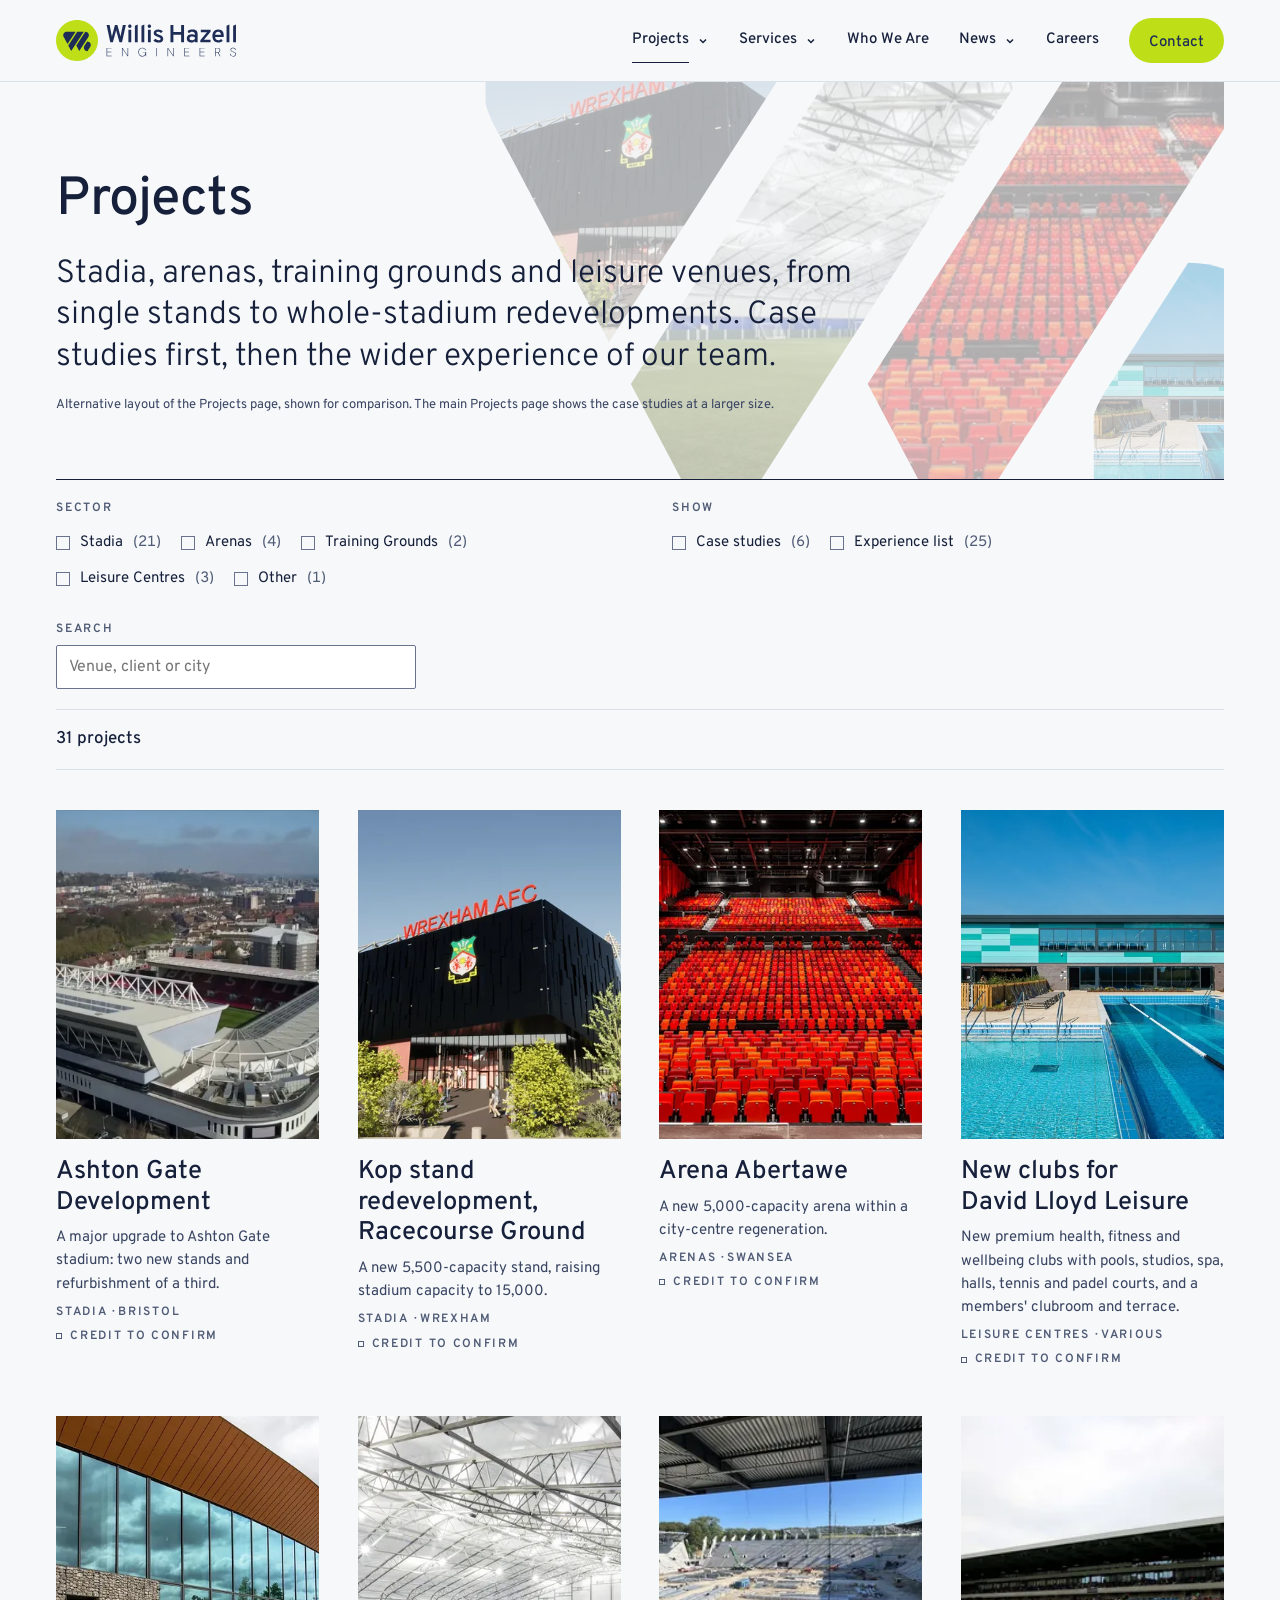
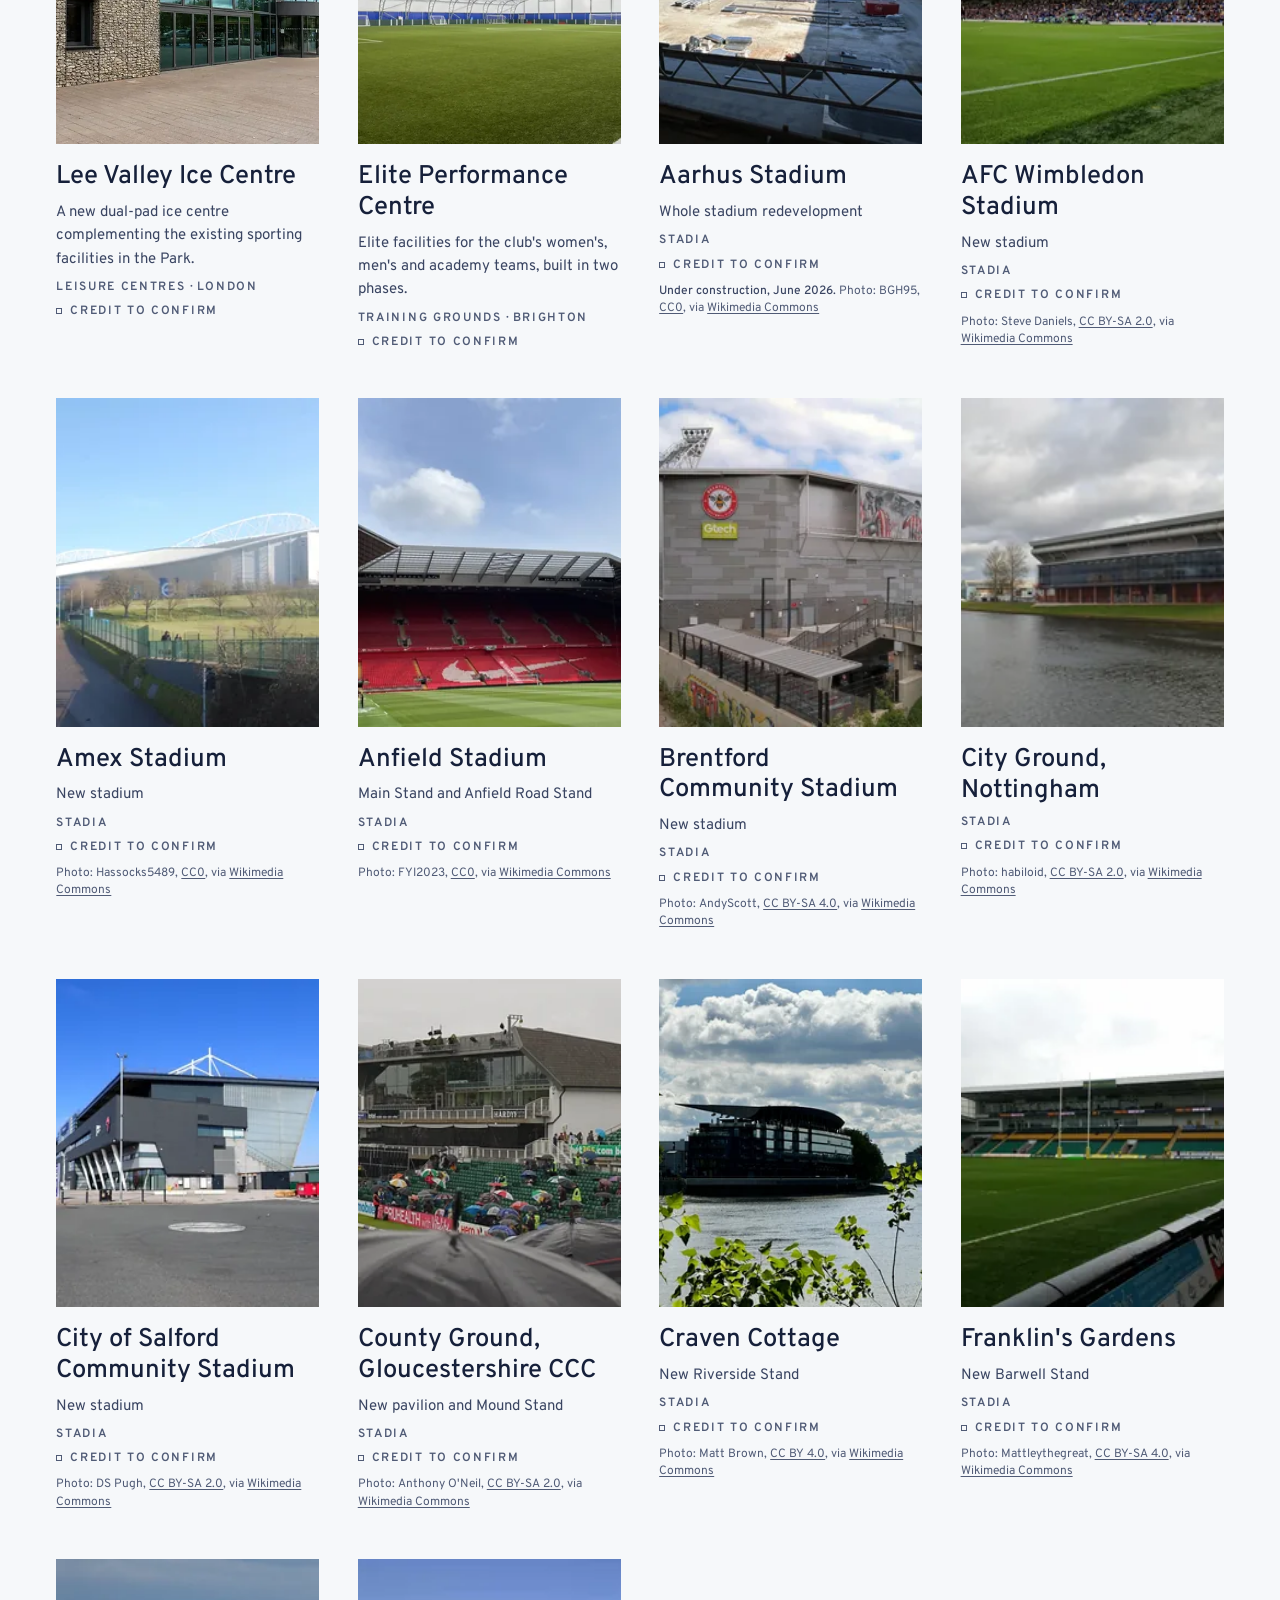
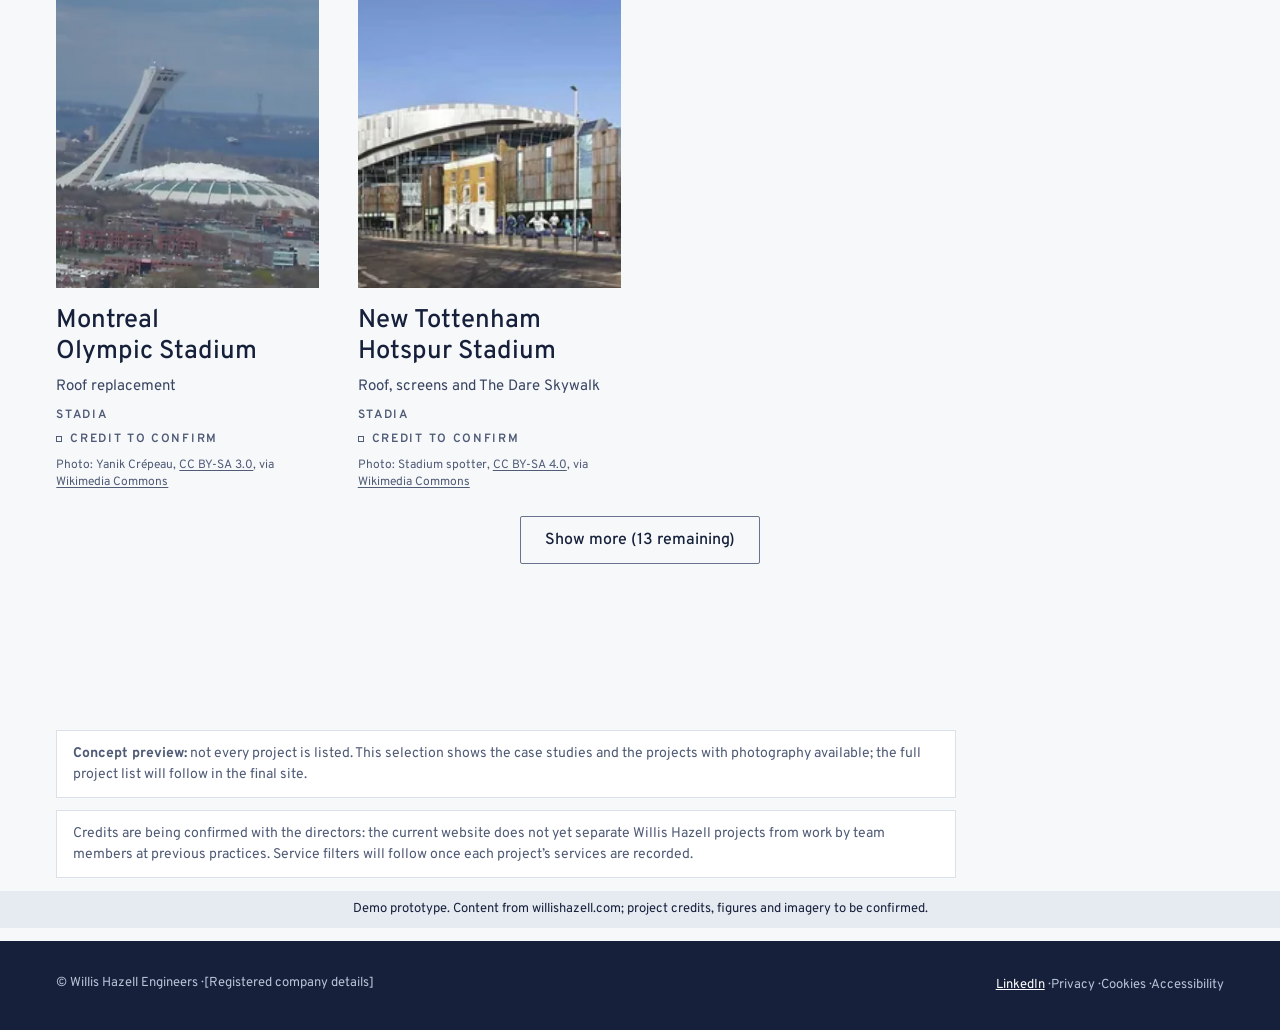
<file: projects-alt.html>
<!DOCTYPE html>
<html lang="en-GB">
<head>
<meta charset="utf-8">
<meta name="viewport" content="width=device-width, initial-scale=1">
<title>Projects (alternative) — Willis Hazell Engineers</title>
<meta name="description" content="Stadia, arenas, training grounds and leisure projects by Willis Hazell Engineers and our team.">
<meta name="robots" content="noindex">
<link rel="preload" href="assets/fonts/overpass-latin.woff" as="font" type="font/woff" crossorigin>
<link rel="icon" href="data:,">
<link rel="stylesheet" href="css/site.css">
<script>document.documentElement.classList.add('js-pending');setTimeout(function(){document.documentElement.classList.remove('js-pending')},3000)</script>
</head>
<body>
<a class="skip" href="#main">Skip to content</a>
<header class="site-header">
  <div class="wrap bar">
    <a class="logo" href="index.html" aria-label="Willis Hazell Engineers, home">
      <img class="on-light-logo" src="assets/img/logo-on-light.svg" alt="" width="180" height="41">
      <img class="on-dark-logo" src="assets/img/logo.svg" alt="" width="180" height="41">
    </a>
    <button class="menu-btn" type="button" aria-expanded="false" aria-controls="nav">Menu</button>
    <nav class="nav" id="nav" aria-label="Main">
      <div class="nav-group"><a class="nav-top" href="projects.html" aria-current="page">Projects</a><button class="nav-sub-btn" type="button" aria-expanded="false" aria-controls="nav-projects"><span class="visually-hidden">Projects pages</span><svg aria-hidden="true" width="10" height="10" viewBox="0 0 10 10" fill="none" stroke="currentColor" stroke-width="1.5"><path d="M2 3.5 5 6.5 8 3.5"/></svg></button><ul class="nav-sub" id="nav-projects"><li><a href="projects.html">Projects</a></li><li><a href="projects-alt.html" aria-current="page">Projects (alternative)</a></li></ul></div>
      <div class="nav-group"><a class="nav-top" href="services.html">Services</a><button class="nav-sub-btn" type="button" aria-expanded="false" aria-controls="nav-services"><span class="visually-hidden">Services pages</span><svg aria-hidden="true" width="10" height="10" viewBox="0 0 10 10" fill="none" stroke="currentColor" stroke-width="1.5"><path d="M2 3.5 5 6.5 8 3.5"/></svg></button><ul class="nav-sub" id="nav-services"><li><a href="services.html">Services</a></li><li><a href="services-alt.html">Services (alternative)</a></li></ul></div>
      <a href="about.html">Who We Are</a>
      <div class="nav-group"><a class="nav-top" href="news.html">News</a><button class="nav-sub-btn" type="button" aria-expanded="false" aria-controls="nav-news"><span class="visually-hidden">News pages</span><svg aria-hidden="true" width="10" height="10" viewBox="0 0 10 10" fill="none" stroke="currentColor" stroke-width="1.5"><path d="M2 3.5 5 6.5 8 3.5"/></svg></button><ul class="nav-sub" id="nav-news"><li><a href="news.html">News</a></li><li class="nav-sub-label" aria-hidden="true">Staff demo · not on the live site</li><li><a href="add-news.html">Add a news story<span class="visually-hidden"> (staff demo, not on the live site)</span></a></li></ul></div>
      <a href="careers.html">Careers</a>
      <a class="nav-cta" href="index.html#contact">Contact</a>
    </nav>
  </div>
</header>

<main id="main">
  <div class="wrap" id="archive" data-layout="uniform">
    <div class="page-head w-split w-mark-host">
      <div class="w-mark w-mark-collage" aria-hidden="true"><svg viewBox="11.6 19.6 46.6 32.9" focusable="false"><defs><clipPath id="w-mark-proj-left"><path d="M32.7345 19.6147H17.9733C13.4799 19.6147 10.597 24.297 12.6661 28.2131L19.22 40.5999L32.7432 19.6147H32.7345Z"/></clipPath><clipPath id="w-mark-proj-middle"><path d="M46.4309 19.6147H35.505L20.4666 42.9751L25.3842 52.2886L46.4309 19.6147Z"/></clipPath><clipPath id="w-mark-proj-right"><path d="M48.9849 19.6147L33.9379 42.9666L38.8641 52.2801L54.0669 28.6899C56.6036 24.7568 53.7293 19.6147 48.9849 19.6147Z"/></clipPath><clipPath id="w-mark-proj-drop"><path d="M52.1709 36.0791L47.4438 43.4175C44.9072 47.3592 47.7901 52.5012 52.5259 52.5012L57.2529 45.1628C59.7896 41.2211 56.9066 36.0791 52.1709 36.0791Z"/></clipPath></defs><image data-href="assets/img/wrexham-kop-800.webp" x="12.2" y="19.6" width="20.6" height="21.0" preserveAspectRatio="xMidYMid slice" clip-path="url(#w-mark-proj-left)"/><image data-href="assets/img/brighton-epc-800.webp" x="20.4" y="19.6" width="26.1" height="32.7" preserveAspectRatio="xMidYMid slice" clip-path="url(#w-mark-proj-middle)"/><image data-href="assets/img/arena-abertawe-800.webp" x="33.9" y="19.6" width="22.0" height="32.7" preserveAspectRatio="xMidYMid slice" clip-path="url(#w-mark-proj-right)"/><image data-href="assets/img/david-lloyd-800.webp" x="46.8" y="36.0" width="11.0" height="16.5" preserveAspectRatio="xMidYMid slice" clip-path="url(#w-mark-proj-drop)"/></svg></div>
      <div class="w-text">
      <h1 class="heading-page">Projects</h1>
      <p class="intro">Stadia, arenas, training grounds and leisure venues, from single stands to whole-stadium redevelopments. Case studies first, then the wider experience of our team.</p>
      <p class="caption svc-alt-note">Alternative layout of the Projects page, shown for comparison. The main Projects page shows the case studies at a larger size.</p>
      </div>
    </div>

    <button class="btn secondary filter-toggle" id="filter-toggle" type="button" aria-expanded="false" aria-controls="filters">Filter<span id="filter-count"></span></button>

    <div class="filters" id="filters">
      <div class="sheet-head"><h2 class="title-project">Filter projects</h2><button class="btn secondary" type="button" id="sheet-close">Close</button></div>
      <form id="filters-form" role="search" aria-label="Filter projects">
        <fieldset class="sector"><legend class="label">Sector</legend><div class="opts" id="opt-sector"></div></fieldset>
        <fieldset><legend class="label">Show</legend><div class="opts" id="opt-type"></div></fieldset>
        <div class="search"><label class="label" for="q">Search</label><input id="q" name="q" type="search" placeholder="Venue, client or city" autocomplete="off"></div>
      </form>
      <div class="sheet-foot"><button class="btn" type="button" id="apply">Show projects</button></div>
    </div>

    <div class="status">
      <p class="count" id="count" aria-live="polite" tabindex="-1"></p>
      <div id="chips" style="display:flex;flex-wrap:wrap;gap:8px"></div>
      <button class="clear" id="clear" type="button" hidden>Clear all</button>
    </div>

    <ul class="results" id="results"></ul>
    <div class="empty" id="empty" hidden>
      <h2 class="title-project">No projects match these filters</h2>
      <p class="body-small">Try removing a filter or searching for a venue name.</p>
      <p class="body-small" id="empty-concept" hidden>This concept preview doesn’t list every project yet, so some venues won’t appear here.</p>
      <p><button class="btn secondary" id="empty-clear" type="button">Clear all filters</button></p>
      <p class="body-small">Can’t find a comparable project? <a class="inline-link" href="index.html#contact">Talk to us</a>.</p>
    </div>
    <div class="more" id="more" hidden><button class="btn secondary" id="more-btn" type="button">Show more</button></div>
    <div class="archive-notes">
      <p class="credit-note" role="note"><strong>Concept preview:</strong> not every project is listed. This selection shows the case studies and the projects with photography available; the full project list will follow in the final site.</p>
      <p class="credit-note" role="note">Credits are being confirmed with the directors: the current website does not yet separate Willis Hazell projects from work by team members at previous practices. Service filters will follow once each project’s services are recorded.</p>
    </div>
  </div>
</main>

<p class="demo-note">Demo prototype. Content from willishazell.com; project credits, figures and imagery to be confirmed.</p>
<footer class="site-footer">
  <div class="wrap">
    <span>© Willis Hazell Engineers · [Registered company details]</span>
    <span><a href="https://www.linkedin.com/company/willis-hazell-engineers/">LinkedIn</a> · Privacy · Cookies · Accessibility</span>
  </div>
</footer>
<script src="js/data.js"></script>
<script src="js/photography.js"></script>
<script src="js/site.js"></script>
</body>
</html>
</file>
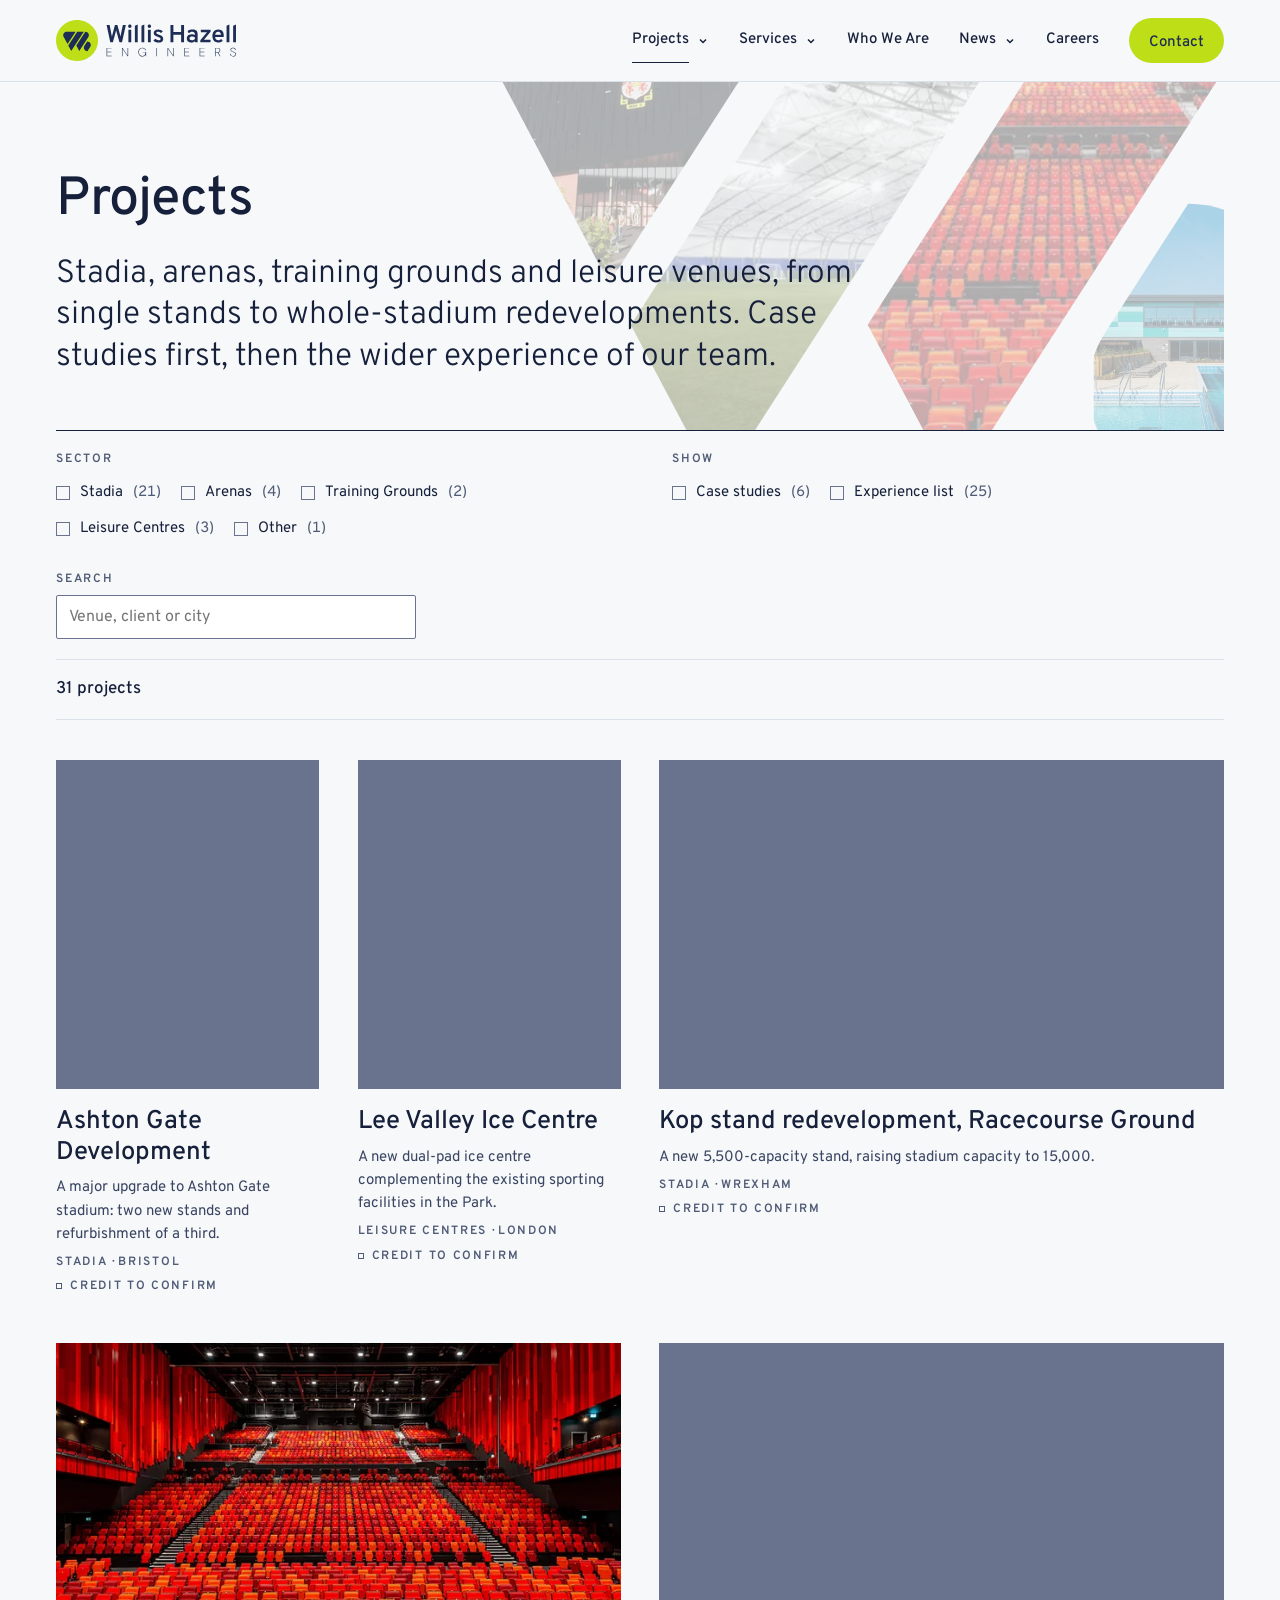
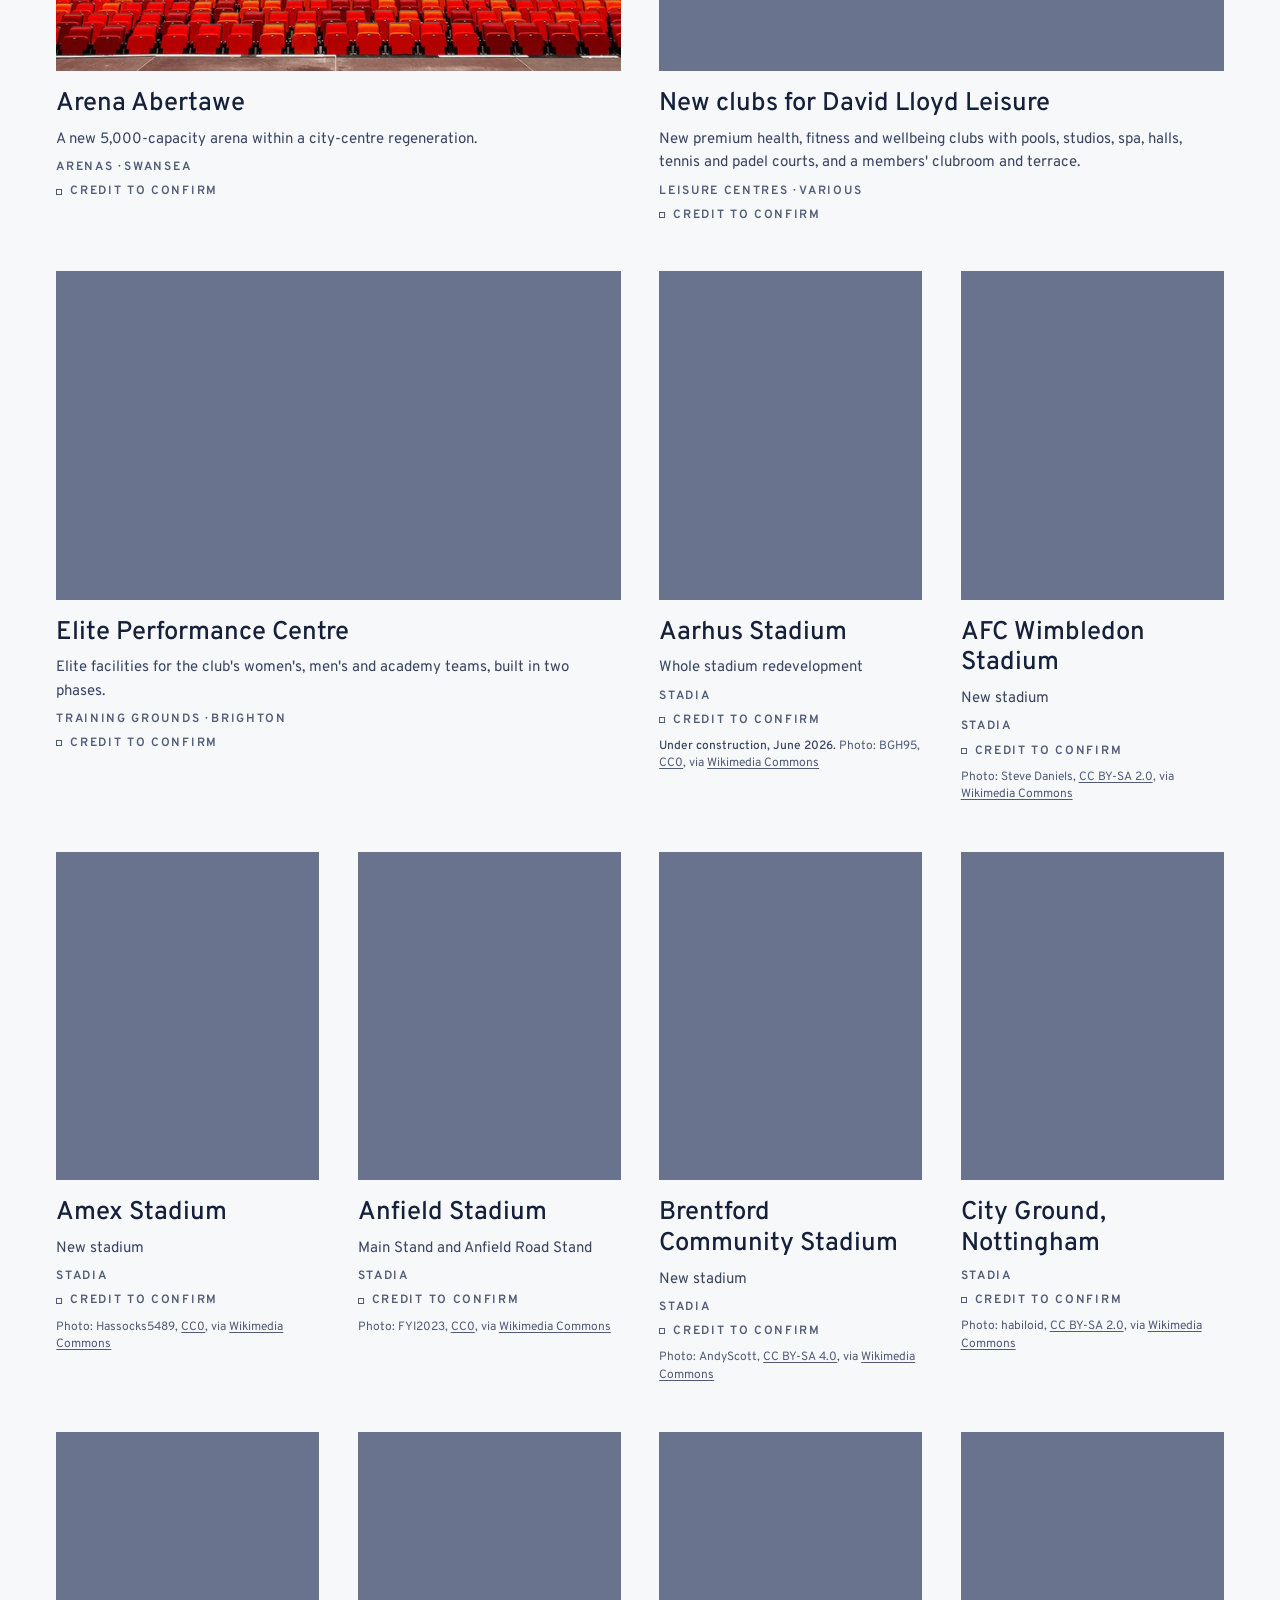
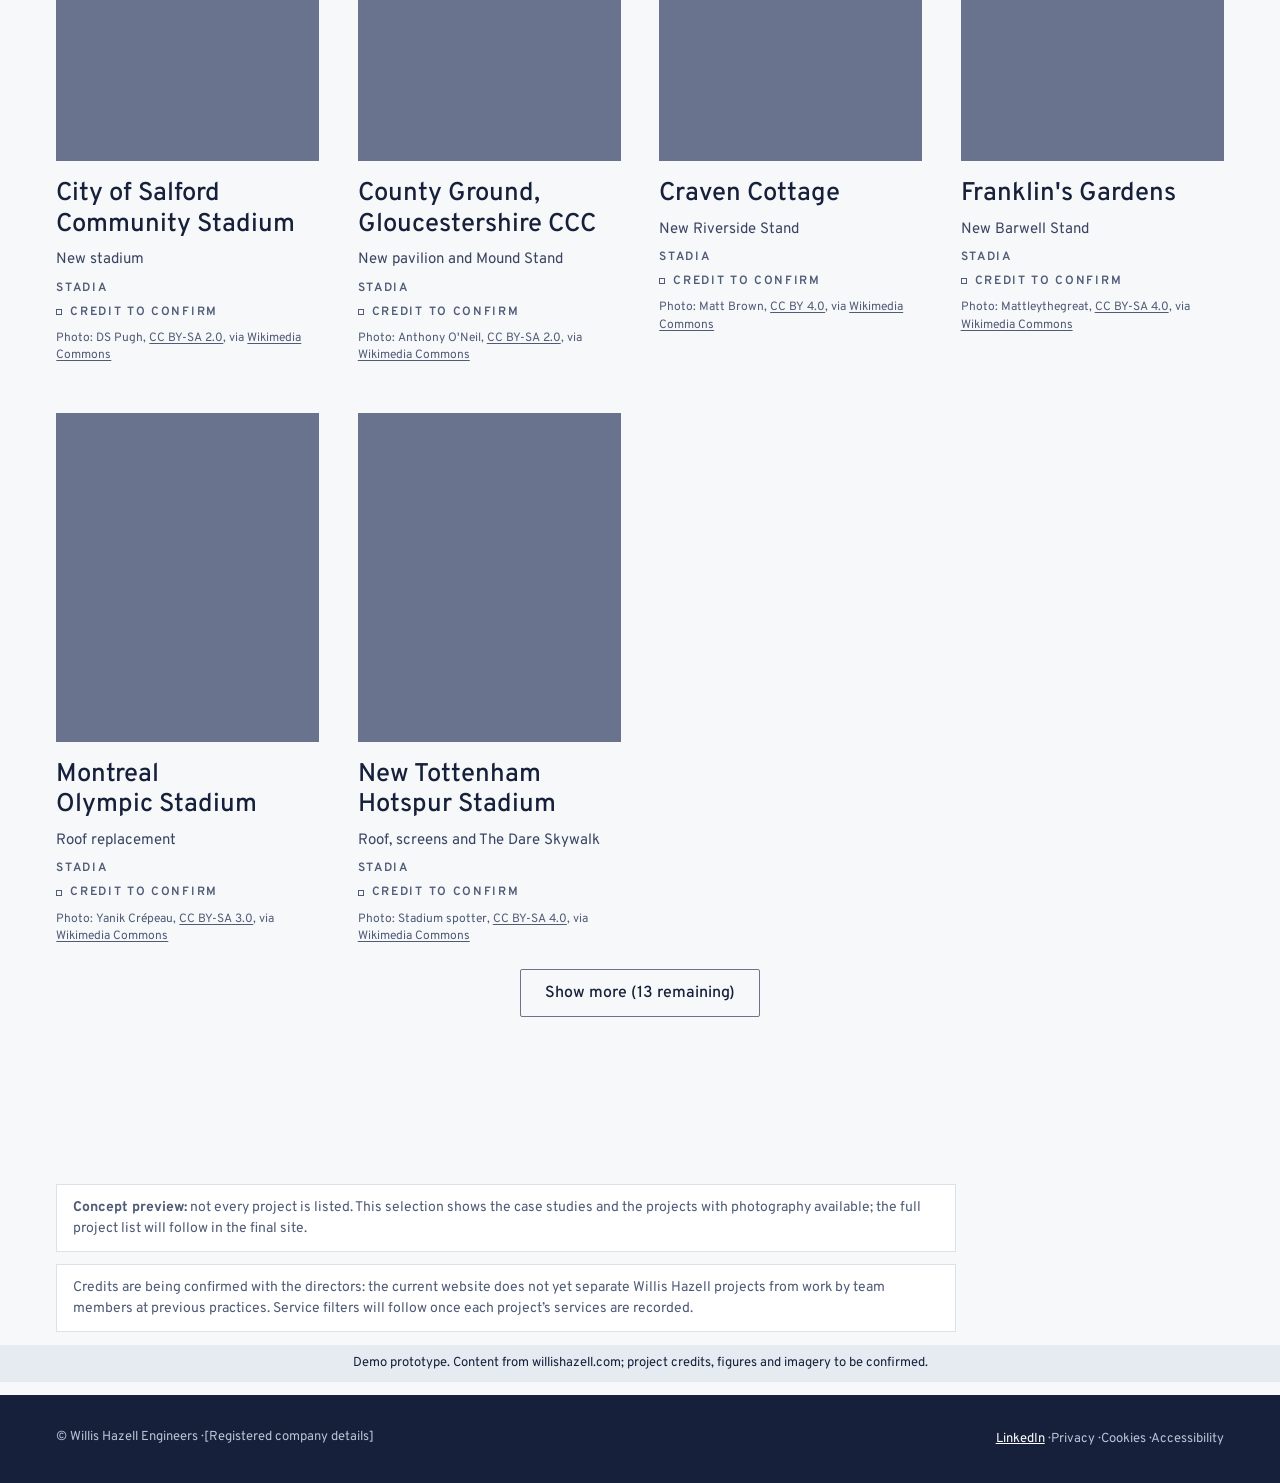
<file: projects.html>
<!DOCTYPE html>
<html lang="en-GB">
<head>
<meta charset="utf-8">
<meta name="viewport" content="width=device-width, initial-scale=1">
<title>Projects — Willis Hazell Engineers</title>
<meta name="description" content="Stadia, arenas, training grounds and leisure projects by Willis Hazell Engineers and our team.">
<meta name="robots" content="noindex">
<link rel="preload" href="assets/fonts/overpass-latin.woff" as="font" type="font/woff" crossorigin>
<link rel="icon" href="data:,">
<link rel="stylesheet" href="css/site.css">
<script>document.documentElement.classList.add('js-pending');setTimeout(function(){document.documentElement.classList.remove('js-pending')},3000)</script>
</head>
<body>
<a class="skip" href="#main">Skip to content</a>
<header class="site-header">
  <div class="wrap bar">
    <a class="logo" href="index.html" aria-label="Willis Hazell Engineers, home">
      <img class="on-light-logo" src="assets/img/logo-on-light.svg" alt="" width="180" height="41">
      <img class="on-dark-logo" src="assets/img/logo.svg" alt="" width="180" height="41">
    </a>
    <button class="menu-btn" type="button" aria-expanded="false" aria-controls="nav">Menu</button>
    <nav class="nav" id="nav" aria-label="Main">
      <div class="nav-group"><a class="nav-top" href="projects.html" aria-current="page">Projects</a><button class="nav-sub-btn" type="button" aria-expanded="false" aria-controls="nav-projects"><span class="visually-hidden">Projects pages</span><svg aria-hidden="true" width="10" height="10" viewBox="0 0 10 10" fill="none" stroke="currentColor" stroke-width="1.5"><path d="M2 3.5 5 6.5 8 3.5"/></svg></button><ul class="nav-sub" id="nav-projects"><li><a href="projects.html" aria-current="page">Projects</a></li><li><a href="projects-alt.html">Projects (alternative)</a></li></ul></div>
      <div class="nav-group"><a class="nav-top" href="services.html">Services</a><button class="nav-sub-btn" type="button" aria-expanded="false" aria-controls="nav-services"><span class="visually-hidden">Services pages</span><svg aria-hidden="true" width="10" height="10" viewBox="0 0 10 10" fill="none" stroke="currentColor" stroke-width="1.5"><path d="M2 3.5 5 6.5 8 3.5"/></svg></button><ul class="nav-sub" id="nav-services"><li><a href="services.html">Services</a></li><li><a href="services-alt.html">Services (alternative)</a></li></ul></div>
      <a href="about.html">Who We Are</a>
      <div class="nav-group"><a class="nav-top" href="news.html">News</a><button class="nav-sub-btn" type="button" aria-expanded="false" aria-controls="nav-news"><span class="visually-hidden">News pages</span><svg aria-hidden="true" width="10" height="10" viewBox="0 0 10 10" fill="none" stroke="currentColor" stroke-width="1.5"><path d="M2 3.5 5 6.5 8 3.5"/></svg></button><ul class="nav-sub" id="nav-news"><li><a href="news.html">News</a></li><li class="nav-sub-label" aria-hidden="true">Staff demo · not on the live site</li><li><a href="add-news.html">Add a news story<span class="visually-hidden"> (staff demo, not on the live site)</span></a></li></ul></div>
      <a href="careers.html">Careers</a>
      <a class="nav-cta" href="index.html#contact">Contact</a>
    </nav>
  </div>
</header>

<main id="main">
  <div class="wrap" id="archive">
    <div class="page-head w-split w-mark-host">
      <div class="w-mark w-mark-collage" aria-hidden="true"><svg viewBox="11.6 19.6 46.6 32.9" focusable="false"><defs><clipPath id="w-mark-proj-left"><path d="M32.7345 19.6147H17.9733C13.4799 19.6147 10.597 24.297 12.6661 28.2131L19.22 40.5999L32.7432 19.6147H32.7345Z"/></clipPath><clipPath id="w-mark-proj-middle"><path d="M46.4309 19.6147H35.505L20.4666 42.9751L25.3842 52.2886L46.4309 19.6147Z"/></clipPath><clipPath id="w-mark-proj-right"><path d="M48.9849 19.6147L33.9379 42.9666L38.8641 52.2801L54.0669 28.6899C56.6036 24.7568 53.7293 19.6147 48.9849 19.6147Z"/></clipPath><clipPath id="w-mark-proj-drop"><path d="M52.1709 36.0791L47.4438 43.4175C44.9072 47.3592 47.7901 52.5012 52.5259 52.5012L57.2529 45.1628C59.7896 41.2211 56.9066 36.0791 52.1709 36.0791Z"/></clipPath></defs><image data-href="assets/img/wrexham-kop-800.webp" x="12.2" y="19.6" width="20.6" height="21.0" preserveAspectRatio="xMidYMid slice" clip-path="url(#w-mark-proj-left)"/><image data-href="assets/img/brighton-epc-800.webp" x="20.4" y="19.6" width="26.1" height="32.7" preserveAspectRatio="xMidYMid slice" clip-path="url(#w-mark-proj-middle)"/><image data-href="assets/img/arena-abertawe-800.webp" x="33.9" y="19.6" width="22.0" height="32.7" preserveAspectRatio="xMidYMid slice" clip-path="url(#w-mark-proj-right)"/><image data-href="assets/img/david-lloyd-800.webp" x="46.8" y="36.0" width="11.0" height="16.5" preserveAspectRatio="xMidYMid slice" clip-path="url(#w-mark-proj-drop)"/></svg></div>
      <div class="w-text">
      <h1 class="heading-page">Projects</h1>
      <p class="intro">Stadia, arenas, training grounds and leisure venues, from single stands to whole-stadium redevelopments. Case studies first, then the wider experience of our team.</p>
      </div>
    </div>

    <button class="btn secondary filter-toggle" id="filter-toggle" type="button" aria-expanded="false" aria-controls="filters">Filter<span id="filter-count"></span></button>

    <div class="filters" id="filters">
      <div class="sheet-head"><h2 class="title-project">Filter projects</h2><button class="btn secondary" type="button" id="sheet-close">Close</button></div>
      <form id="filters-form" role="search" aria-label="Filter projects">
        <fieldset class="sector"><legend class="label">Sector</legend><div class="opts" id="opt-sector"></div></fieldset>
        <fieldset><legend class="label">Show</legend><div class="opts" id="opt-type"></div></fieldset>
        <div class="search"><label class="label" for="q">Search</label><input id="q" name="q" type="search" placeholder="Venue, client or city" autocomplete="off"></div>
      </form>
      <div class="sheet-foot"><button class="btn" type="button" id="apply">Show projects</button></div>
    </div>

    <div class="status">
      <p class="count" id="count" aria-live="polite" tabindex="-1"></p>
      <div id="chips" style="display:flex;flex-wrap:wrap;gap:8px"></div>
      <button class="clear" id="clear" type="button" hidden>Clear all</button>
    </div>

    <ul class="results" id="results"></ul>
    <div class="empty" id="empty" hidden>
      <h2 class="title-project">No projects match these filters</h2>
      <p class="body-small">Try removing a filter or searching for a venue name.</p>
      <p class="body-small" id="empty-concept" hidden>This concept preview doesn’t list every project yet, so some venues won’t appear here.</p>
      <p><button class="btn secondary" id="empty-clear" type="button">Clear all filters</button></p>
      <p class="body-small">Can’t find a comparable project? <a class="inline-link" href="index.html#contact">Talk to us</a>.</p>
    </div>
    <div class="more" id="more" hidden><button class="btn secondary" id="more-btn" type="button">Show more</button></div>
    <div class="archive-notes">
      <p class="credit-note" role="note"><strong>Concept preview:</strong> not every project is listed. This selection shows the case studies and the projects with photography available; the full project list will follow in the final site.</p>
      <p class="credit-note" role="note">Credits are being confirmed with the directors: the current website does not yet separate Willis Hazell projects from work by team members at previous practices. Service filters will follow once each project’s services are recorded.</p>
    </div>
  </div>
</main>

<p class="demo-note">Demo prototype. Content from willishazell.com; project credits, figures and imagery to be confirmed.</p>
<footer class="site-footer">
  <div class="wrap">
    <span>© Willis Hazell Engineers · [Registered company details]</span>
    <span><a href="https://www.linkedin.com/company/willis-hazell-engineers/">LinkedIn</a> · Privacy · Cookies · Accessibility</span>
  </div>
</footer>
<script src="js/data.js"></script>
<script src="js/photography.js"></script>
<script src="js/site.js"></script>
</body>
</html>
</file>
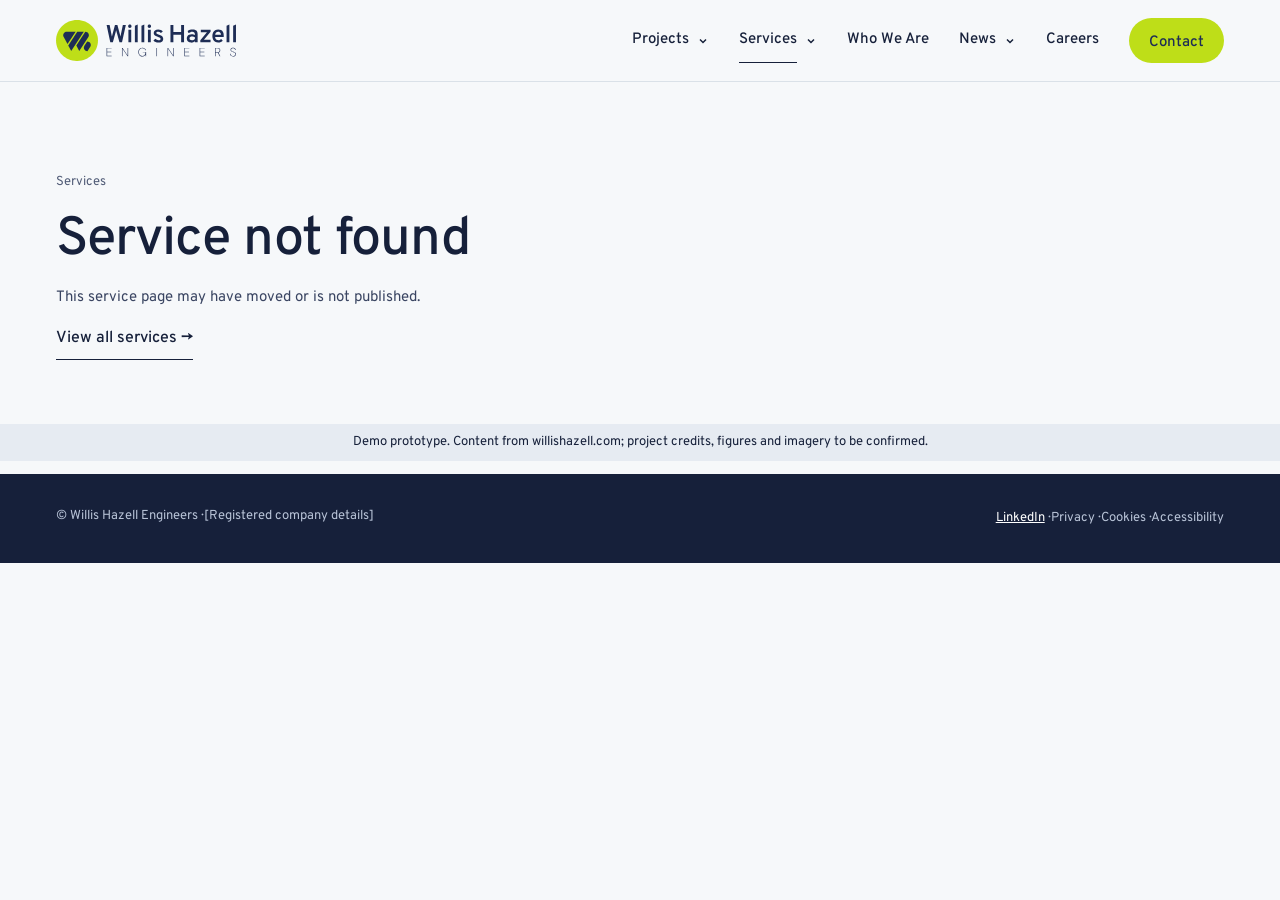
<file: service.html>
<!DOCTYPE html>
<html lang="en-GB">
<head>
<meta charset="utf-8">
<meta name="viewport" content="width=device-width, initial-scale=1">
<title>Services — Willis Hazell Engineers</title>
<meta name="description" content="Engineering services from Willis Hazell Engineers.">
<meta name="robots" content="noindex">
<link rel="preload" href="assets/fonts/overpass-latin.woff" as="font" type="font/woff" crossorigin>
<link rel="icon" href="data:,">
<link rel="stylesheet" href="css/site.css">
<script>document.documentElement.classList.add('js-pending');setTimeout(function(){document.documentElement.classList.remove('js-pending')},3000)</script>
</head>
<body>
<a class="skip" href="#main">Skip to content</a>
<header class="site-header">
  <div class="wrap bar">
    <a class="logo" href="index.html" aria-label="Willis Hazell Engineers, home">
      <img class="on-light-logo" src="assets/img/logo-on-light.svg" alt="" width="180" height="41">
      <img class="on-dark-logo" src="assets/img/logo.svg" alt="" width="180" height="41">
    </a>
    <button class="menu-btn" type="button" aria-expanded="false" aria-controls="nav">Menu</button>
    <nav class="nav" id="nav" aria-label="Main">
      <div class="nav-group"><a class="nav-top" href="projects.html">Projects</a><button class="nav-sub-btn" type="button" aria-expanded="false" aria-controls="nav-projects"><span class="visually-hidden">Projects pages</span><svg aria-hidden="true" width="10" height="10" viewBox="0 0 10 10" fill="none" stroke="currentColor" stroke-width="1.5"><path d="M2 3.5 5 6.5 8 3.5"/></svg></button><ul class="nav-sub" id="nav-projects"><li><a href="projects.html">Projects</a></li><li><a href="projects-alt.html">Projects (alternative)</a></li></ul></div>
      <div class="nav-group"><a class="nav-top" href="services.html" aria-current="page">Services</a><button class="nav-sub-btn" type="button" aria-expanded="false" aria-controls="nav-services"><span class="visually-hidden">Services pages</span><svg aria-hidden="true" width="10" height="10" viewBox="0 0 10 10" fill="none" stroke="currentColor" stroke-width="1.5"><path d="M2 3.5 5 6.5 8 3.5"/></svg></button><ul class="nav-sub" id="nav-services"><li><a href="services.html">Services</a></li><li><a href="services-alt.html">Services (alternative)</a></li></ul></div>
      <a href="about.html">Who We Are</a>
      <div class="nav-group"><a class="nav-top" href="news.html">News</a><button class="nav-sub-btn" type="button" aria-expanded="false" aria-controls="nav-news"><span class="visually-hidden">News pages</span><svg aria-hidden="true" width="10" height="10" viewBox="0 0 10 10" fill="none" stroke="currentColor" stroke-width="1.5"><path d="M2 3.5 5 6.5 8 3.5"/></svg></button><ul class="nav-sub" id="nav-news"><li><a href="news.html">News</a></li><li class="nav-sub-label" aria-hidden="true">Staff demo · not on the live site</li><li><a href="add-news.html">Add a news story<span class="visually-hidden"> (staff demo, not on the live site)</span></a></li></ul></div>
      <a href="careers.html">Careers</a>
      <a class="nav-cta" href="index.html#contact">Contact</a>
    </nav>
  </div>
</header>

<main id="main">
  <article id="service"></article>
</main>

<p class="demo-note">Demo prototype. Content from willishazell.com; project credits, figures and imagery to be confirmed.</p>
<footer class="site-footer">
  <div class="wrap">
    <span>© Willis Hazell Engineers · [Registered company details]</span>
    <span><a href="https://www.linkedin.com/company/willis-hazell-engineers/">LinkedIn</a> · Privacy · Cookies · Accessibility</span>
  </div>
</footer>
<script src="js/data.js"></script>
<script src="js/editorial.js"></script>
<script src="js/services.js"></script>
<script src="js/site.js"></script>
</body>
</html>
</file>
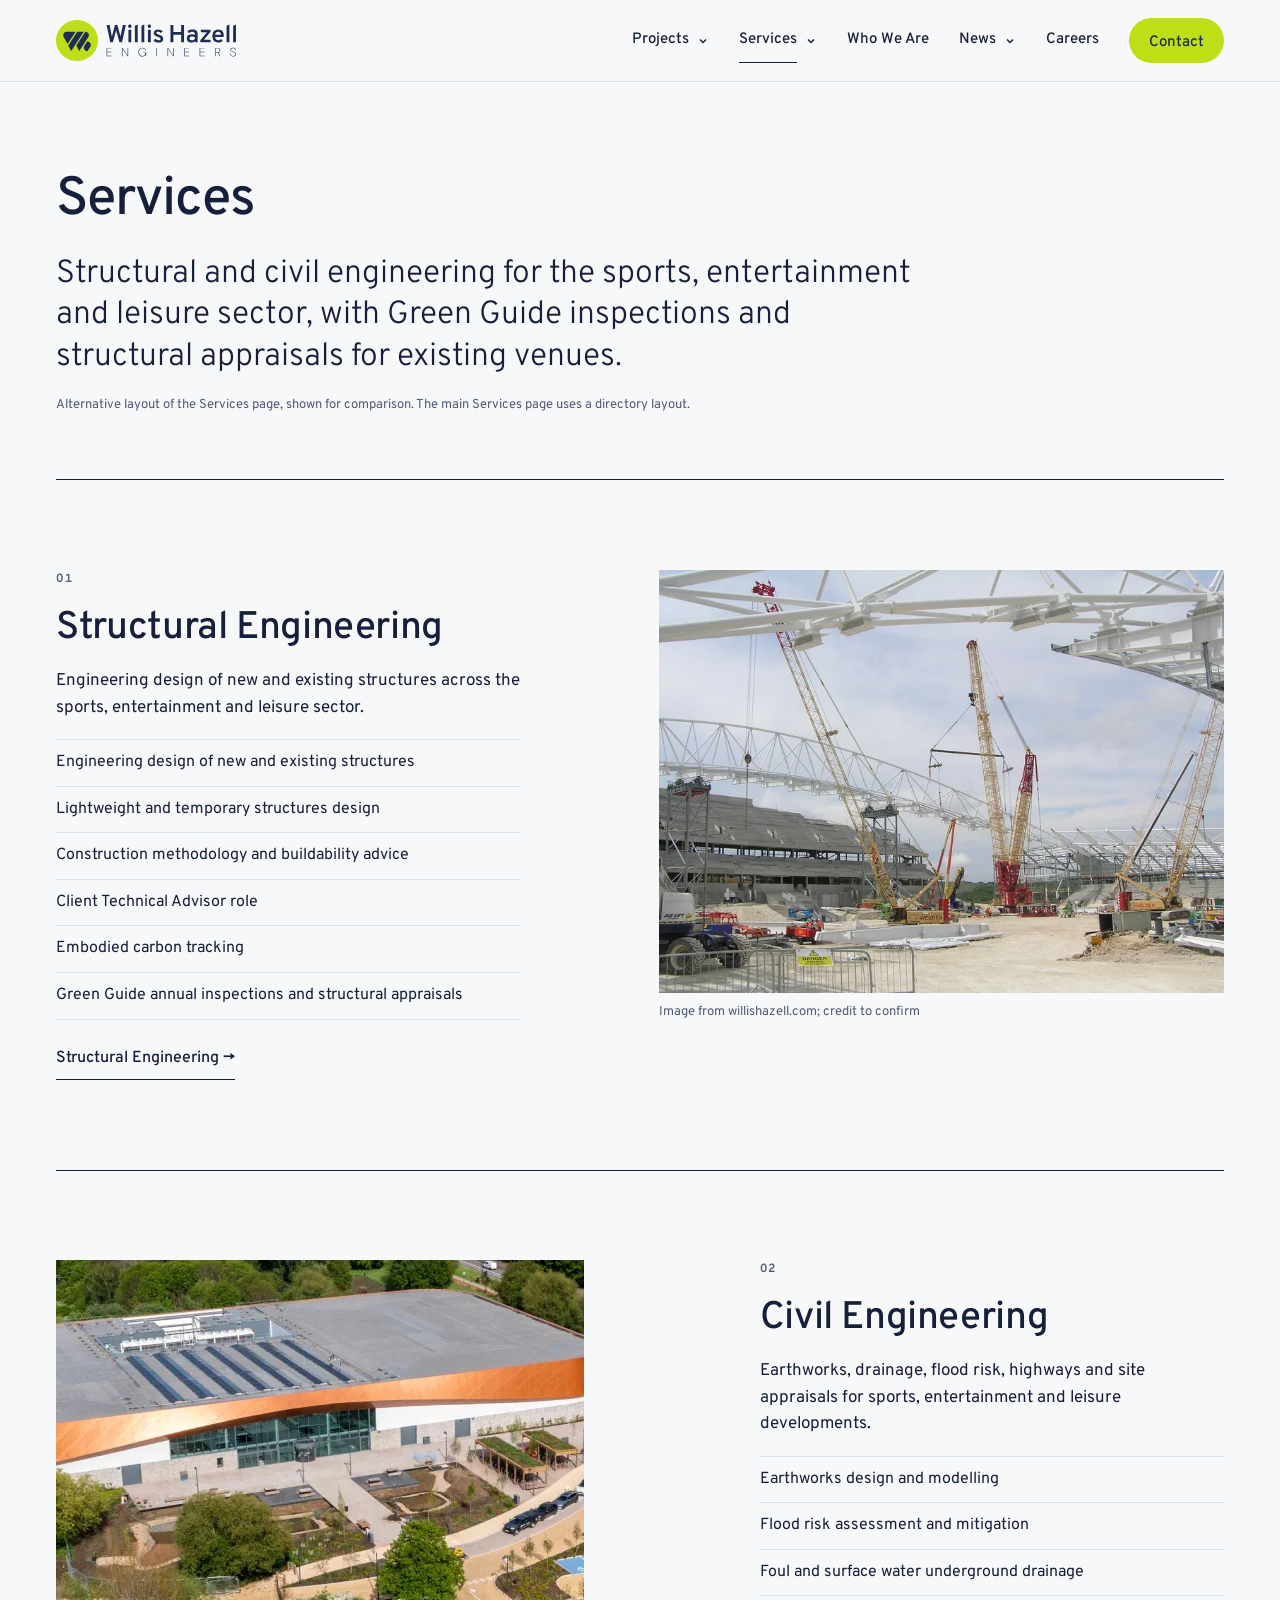
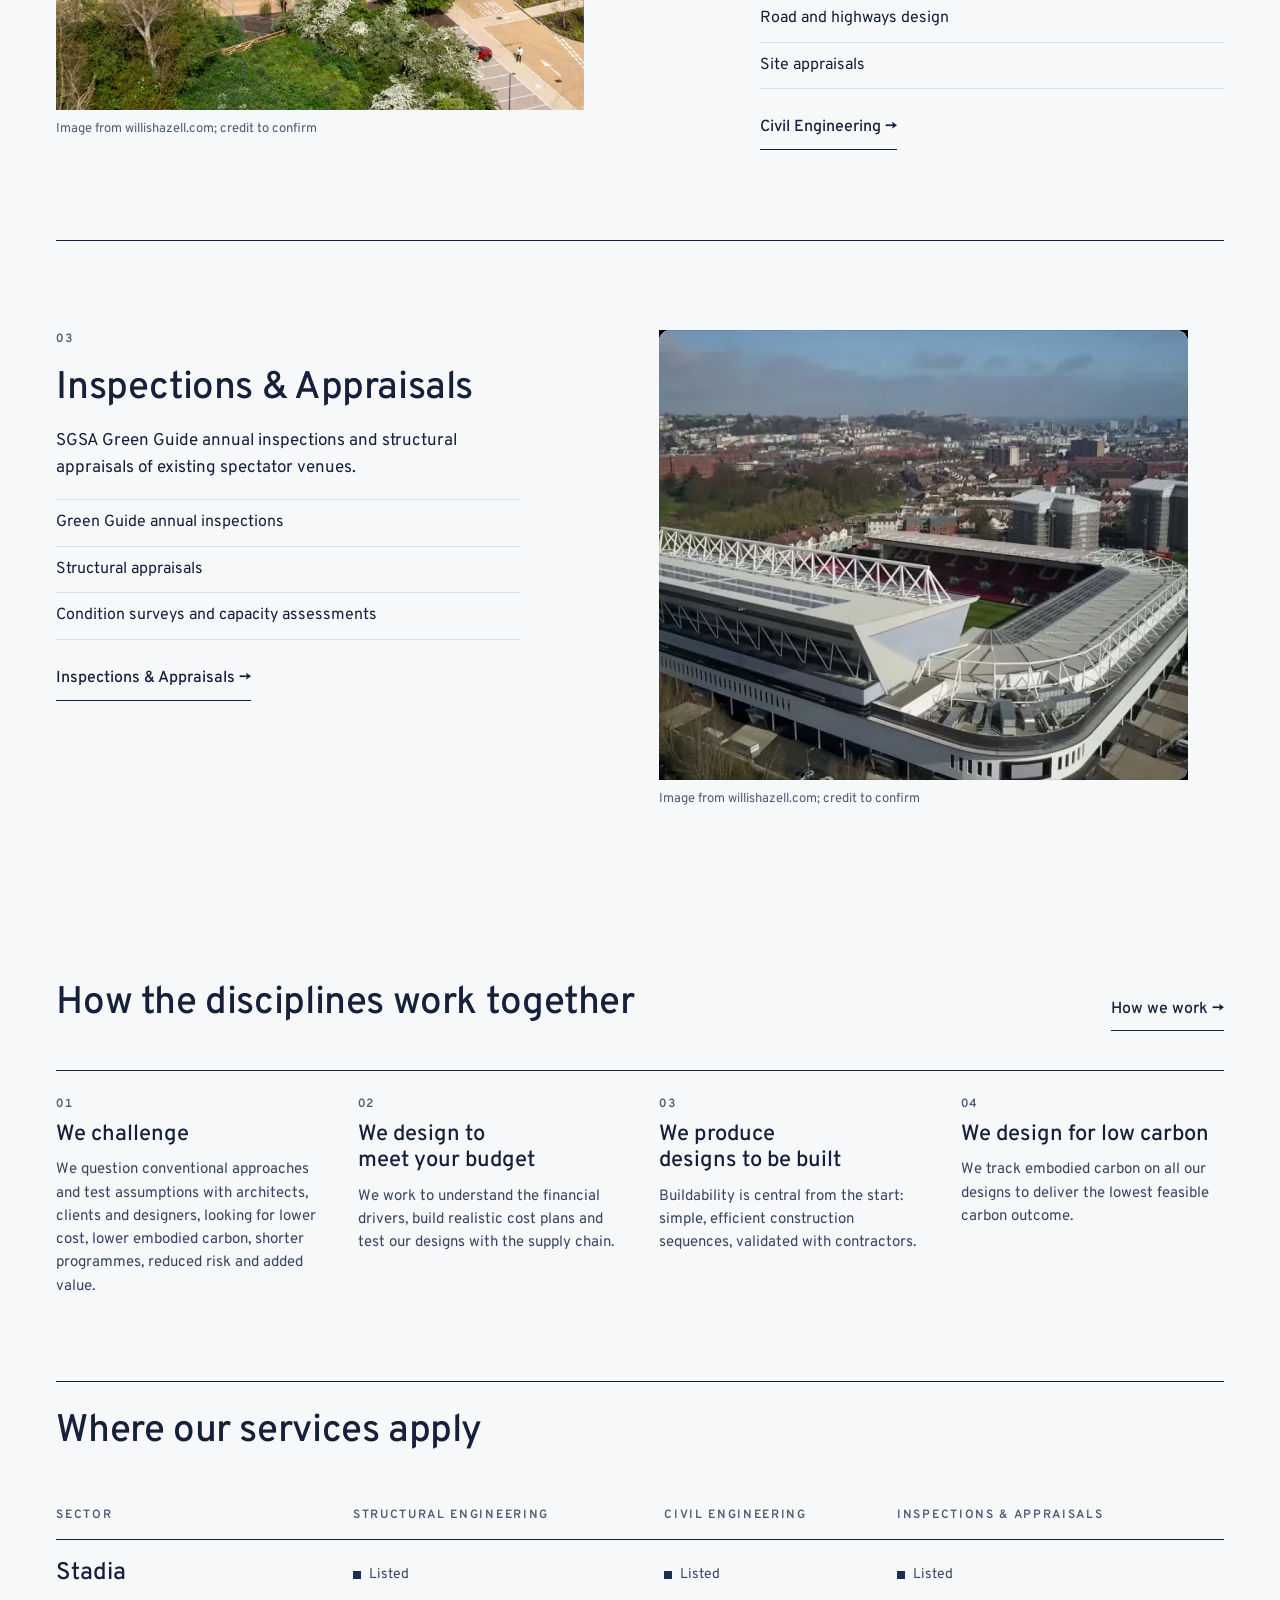
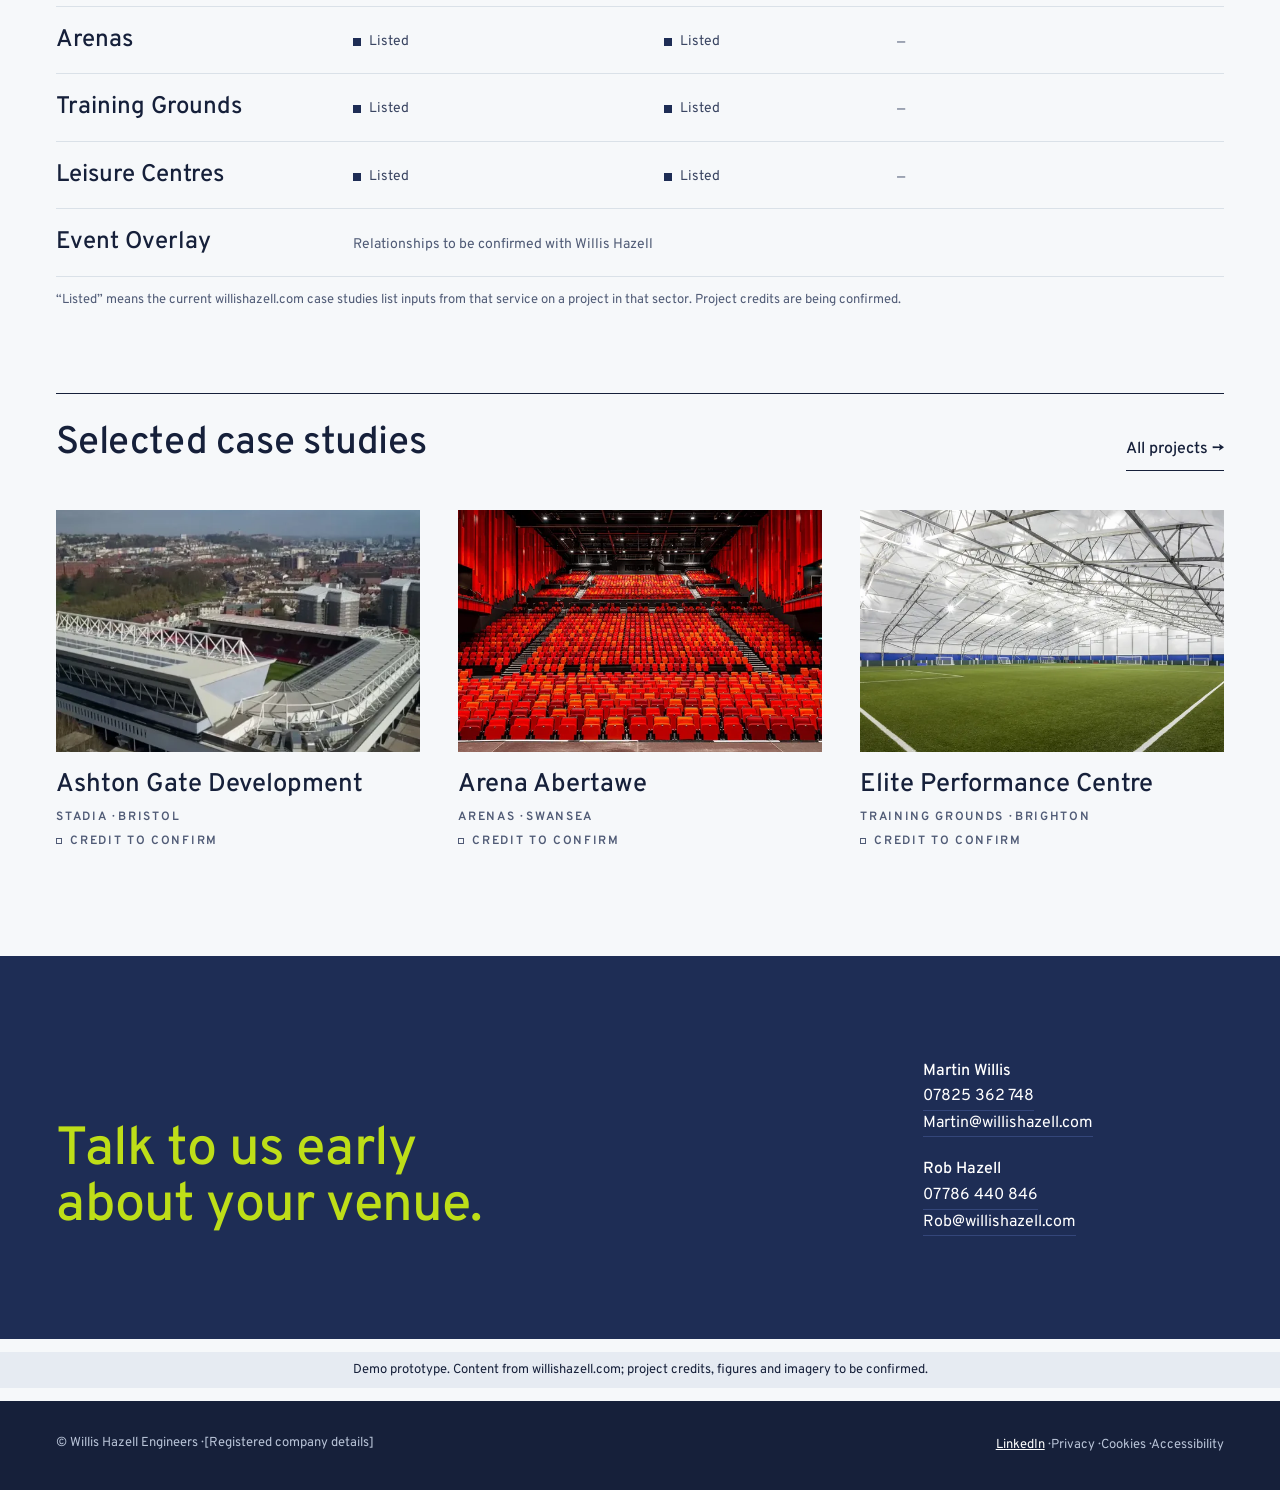
<file: services-alt.html>
<!DOCTYPE html>
<html lang="en-GB">
<head>
<meta charset="utf-8">
<meta name="viewport" content="width=device-width, initial-scale=1">
<title>Services (alternative layout) — Willis Hazell Engineers</title>
<meta name="description" content="Structural engineering, civil engineering, and Green Guide inspections and structural appraisals for sports, entertainment and leisure venues.">
<meta name="robots" content="noindex">
<link rel="preload" href="assets/fonts/overpass-latin.woff" as="font" type="font/woff" crossorigin>
<link rel="icon" href="data:,">
<link rel="stylesheet" href="css/site.css">
<script>document.documentElement.classList.add('js-pending');setTimeout(function(){document.documentElement.classList.remove('js-pending')},3000)</script>
</head>
<body>
<a class="skip" href="#main">Skip to content</a>
<header class="site-header">
  <div class="wrap bar">
    <a class="logo" href="index.html" aria-label="Willis Hazell Engineers, home">
      <img class="on-light-logo" src="assets/img/logo-on-light.svg" alt="" width="180" height="41">
      <img class="on-dark-logo" src="assets/img/logo.svg" alt="" width="180" height="41">
    </a>
    <button class="menu-btn" type="button" aria-expanded="false" aria-controls="nav">Menu</button>
    <nav class="nav" id="nav" aria-label="Main">
      <div class="nav-group"><a class="nav-top" href="projects.html">Projects</a><button class="nav-sub-btn" type="button" aria-expanded="false" aria-controls="nav-projects"><span class="visually-hidden">Projects pages</span><svg aria-hidden="true" width="10" height="10" viewBox="0 0 10 10" fill="none" stroke="currentColor" stroke-width="1.5"><path d="M2 3.5 5 6.5 8 3.5"/></svg></button><ul class="nav-sub" id="nav-projects"><li><a href="projects.html">Projects</a></li><li><a href="projects-alt.html">Projects (alternative)</a></li></ul></div>
      <div class="nav-group"><a class="nav-top" href="services.html" aria-current="page">Services</a><button class="nav-sub-btn" type="button" aria-expanded="false" aria-controls="nav-services"><span class="visually-hidden">Services pages</span><svg aria-hidden="true" width="10" height="10" viewBox="0 0 10 10" fill="none" stroke="currentColor" stroke-width="1.5"><path d="M2 3.5 5 6.5 8 3.5"/></svg></button><ul class="nav-sub" id="nav-services"><li><a href="services.html">Services</a></li><li><a href="services-alt.html" aria-current="page">Services (alternative)</a></li></ul></div>
      <a href="about.html">Who We Are</a>
      <div class="nav-group"><a class="nav-top" href="news.html">News</a><button class="nav-sub-btn" type="button" aria-expanded="false" aria-controls="nav-news"><span class="visually-hidden">News pages</span><svg aria-hidden="true" width="10" height="10" viewBox="0 0 10 10" fill="none" stroke="currentColor" stroke-width="1.5"><path d="M2 3.5 5 6.5 8 3.5"/></svg></button><ul class="nav-sub" id="nav-news"><li><a href="news.html">News</a></li><li class="nav-sub-label" aria-hidden="true">Staff demo · not on the live site</li><li><a href="add-news.html">Add a news story<span class="visually-hidden"> (staff demo, not on the live site)</span></a></li></ul></div>
      <a href="careers.html">Careers</a>
      <a class="nav-cta" href="index.html#contact">Contact</a>
    </nav>
  </div>
</header>

<main id="main">
  <div class="wrap page-head">
    <h1 class="heading-page">Services</h1>
    <p class="intro">Structural and civil engineering for the sports, entertainment and leisure sector, with Green Guide inspections and structural appraisals for existing venues.</p>
    <p class="caption svc-alt-note">Alternative layout of the Services page, shown for comparison. The main Services page uses a directory layout.</p>
  </div>
  <div id="svc-overview" data-layout="a"></div>
</main>

<p class="demo-note">Demo prototype. Content from willishazell.com; project credits, figures and imagery to be confirmed.</p>
<footer class="site-footer">
  <div class="wrap">
    <span>© Willis Hazell Engineers · [Registered company details]</span>
    <span><a href="https://www.linkedin.com/company/willis-hazell-engineers/">LinkedIn</a> · Privacy · Cookies · Accessibility</span>
  </div>
</footer>
<script src="js/data.js"></script>
<script src="js/editorial.js"></script>
<script src="js/services.js"></script>
<script src="js/site.js"></script>
</body>
</html>
</file>
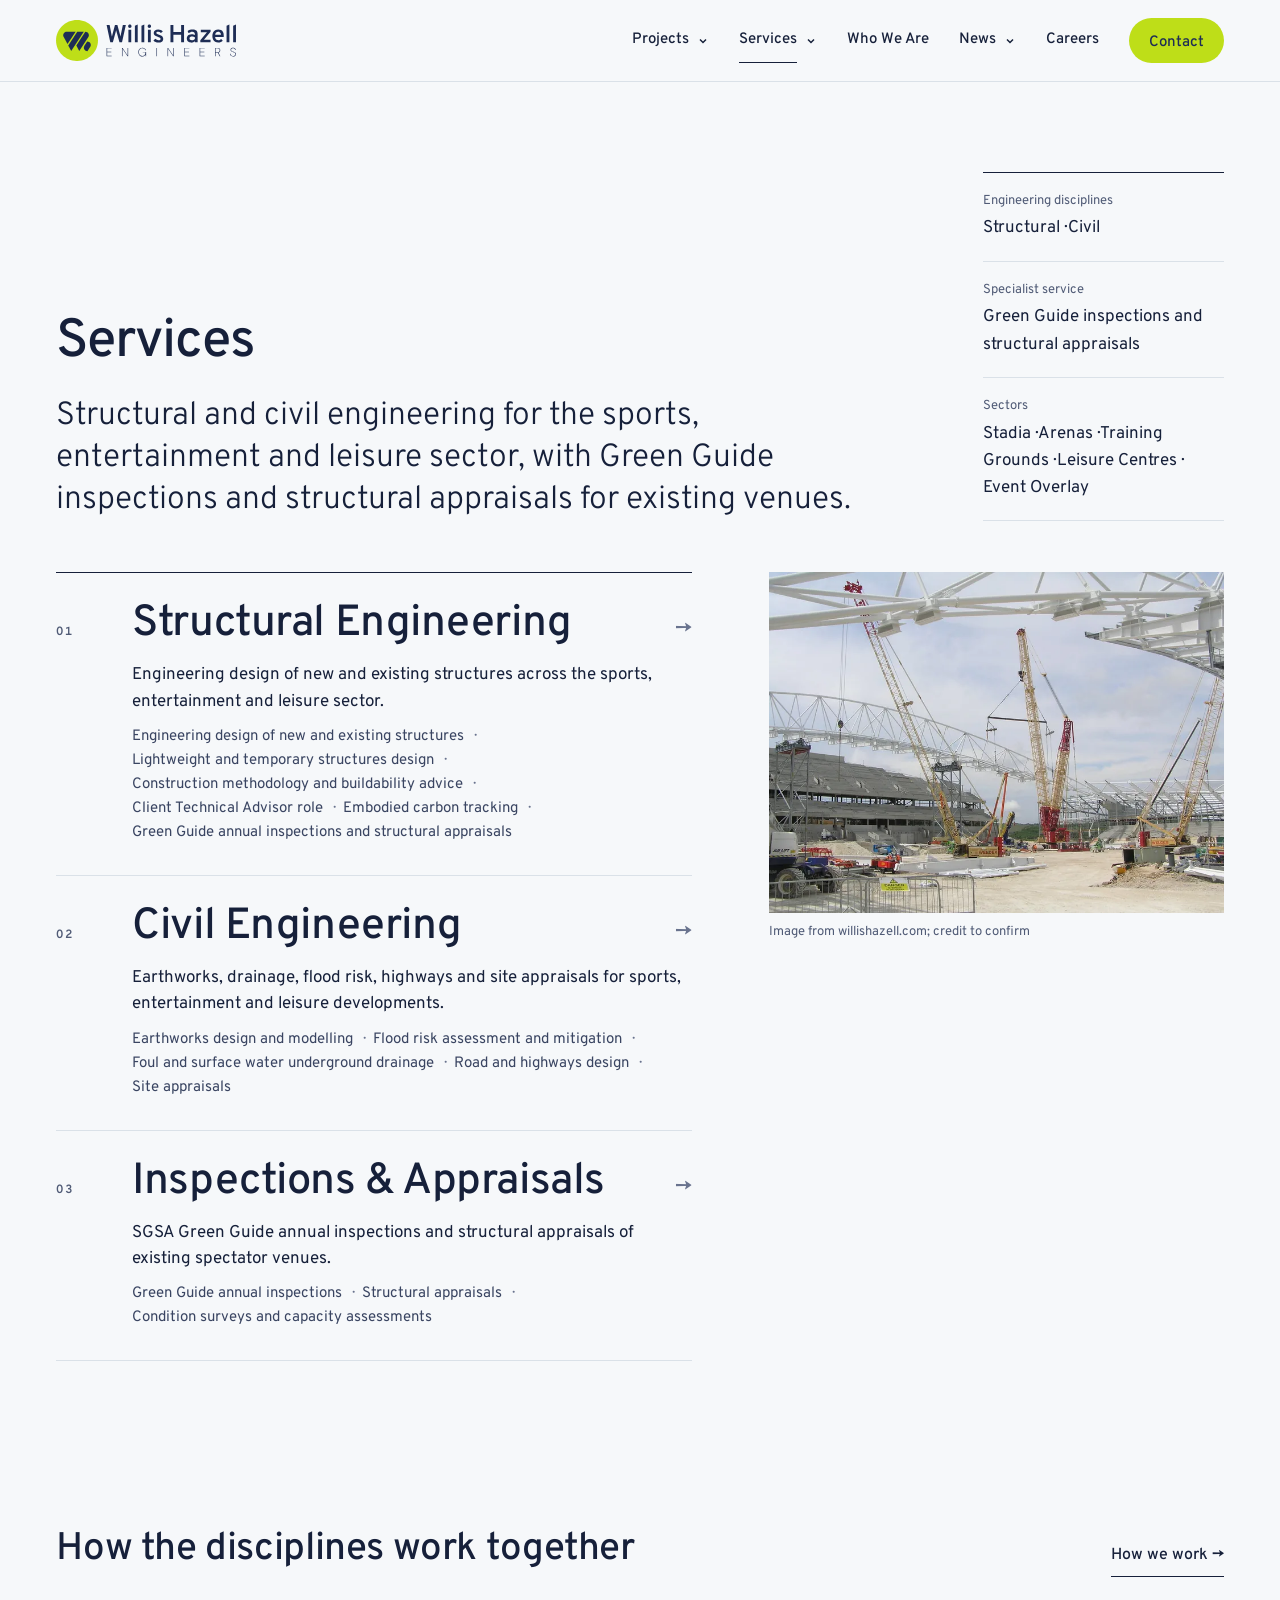
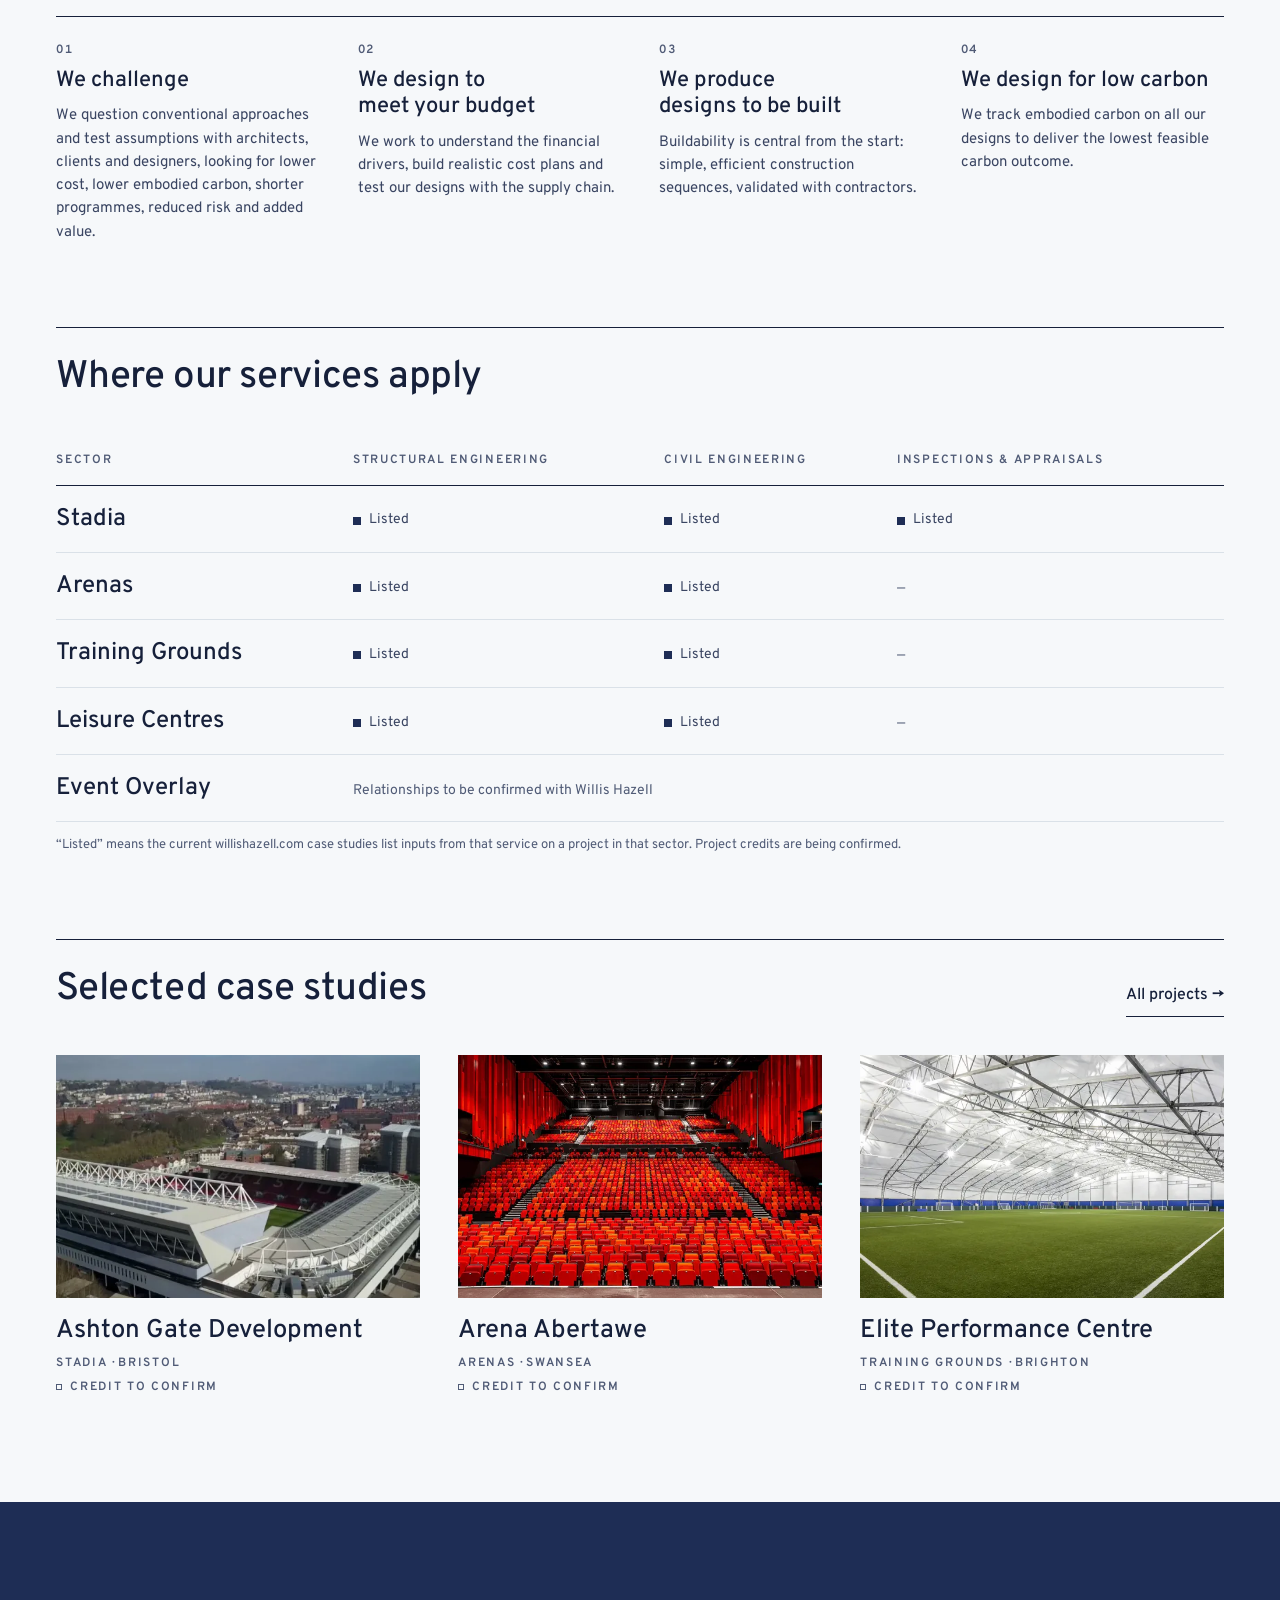
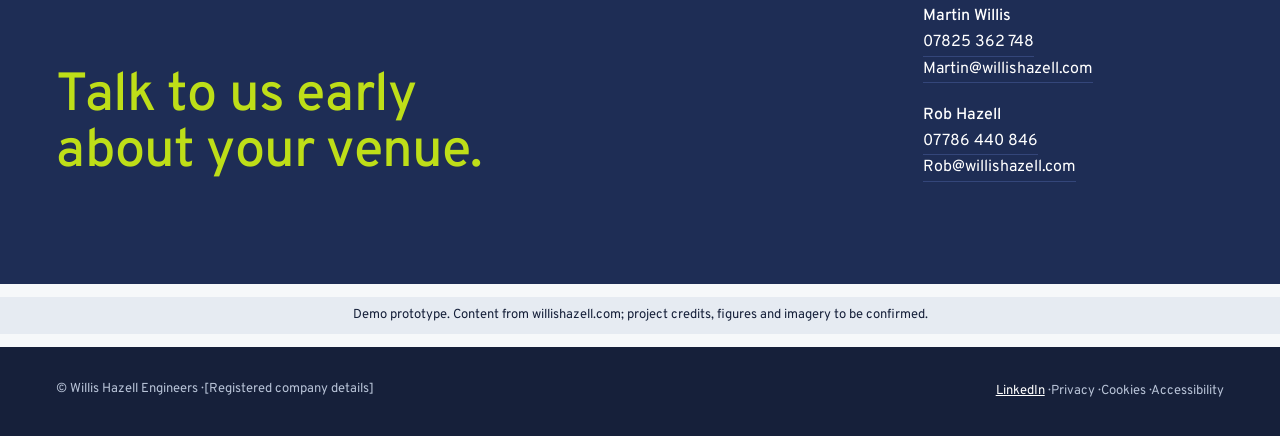
<file: services.html>
<!DOCTYPE html>
<html lang="en-GB">
<head>
<meta charset="utf-8">
<meta name="viewport" content="width=device-width, initial-scale=1">
<title>Services — Willis Hazell Engineers</title>
<meta name="description" content="Structural engineering, civil engineering, and Green Guide inspections and structural appraisals for sports, entertainment and leisure venues.">
<meta name="robots" content="noindex">
<link rel="preload" href="assets/fonts/overpass-latin.woff" as="font" type="font/woff" crossorigin>
<link rel="icon" href="data:,">
<link rel="stylesheet" href="css/site.css">
<script>document.documentElement.classList.add('js-pending');setTimeout(function(){document.documentElement.classList.remove('js-pending')},3000)</script>
</head>
<body>
<a class="skip" href="#main">Skip to content</a>
<header class="site-header">
  <div class="wrap bar">
    <a class="logo" href="index.html" aria-label="Willis Hazell Engineers, home">
      <img class="on-light-logo" src="assets/img/logo-on-light.svg" alt="" width="180" height="41">
      <img class="on-dark-logo" src="assets/img/logo.svg" alt="" width="180" height="41">
    </a>
    <button class="menu-btn" type="button" aria-expanded="false" aria-controls="nav">Menu</button>
    <nav class="nav" id="nav" aria-label="Main">
      <div class="nav-group"><a class="nav-top" href="projects.html">Projects</a><button class="nav-sub-btn" type="button" aria-expanded="false" aria-controls="nav-projects"><span class="visually-hidden">Projects pages</span><svg aria-hidden="true" width="10" height="10" viewBox="0 0 10 10" fill="none" stroke="currentColor" stroke-width="1.5"><path d="M2 3.5 5 6.5 8 3.5"/></svg></button><ul class="nav-sub" id="nav-projects"><li><a href="projects.html">Projects</a></li><li><a href="projects-alt.html">Projects (alternative)</a></li></ul></div>
      <div class="nav-group"><a class="nav-top" href="services.html" aria-current="page">Services</a><button class="nav-sub-btn" type="button" aria-expanded="false" aria-controls="nav-services"><span class="visually-hidden">Services pages</span><svg aria-hidden="true" width="10" height="10" viewBox="0 0 10 10" fill="none" stroke="currentColor" stroke-width="1.5"><path d="M2 3.5 5 6.5 8 3.5"/></svg></button><ul class="nav-sub" id="nav-services"><li><a href="services.html" aria-current="page">Services</a></li><li><a href="services-alt.html">Services (alternative)</a></li></ul></div>
      <a href="about.html">Who We Are</a>
      <div class="nav-group"><a class="nav-top" href="news.html">News</a><button class="nav-sub-btn" type="button" aria-expanded="false" aria-controls="nav-news"><span class="visually-hidden">News pages</span><svg aria-hidden="true" width="10" height="10" viewBox="0 0 10 10" fill="none" stroke="currentColor" stroke-width="1.5"><path d="M2 3.5 5 6.5 8 3.5"/></svg></button><ul class="nav-sub" id="nav-news"><li><a href="news.html">News</a></li><li class="nav-sub-label" aria-hidden="true">Staff demo · not on the live site</li><li><a href="add-news.html">Add a news story<span class="visually-hidden"> (staff demo, not on the live site)</span></a></li></ul></div>
      <a href="careers.html">Careers</a>
      <a class="nav-cta" href="index.html#contact">Contact</a>
    </nav>
  </div>
</header>

<main id="main">
  <div class="wrap page-head">
    <div class="statement svc-statement">
      <div class="svc-lead"><h1 class="heading-page">Services</h1><p class="intro">Structural and civil engineering for the sports, entertainment and leisure sector, with Green Guide inspections and structural appraisals for existing venues.</p></div>
      <dl class="facts svc-facts">
        <div><dt>Engineering disciplines</dt><dd>Structural · Civil</dd></div>
        <div><dt>Specialist service</dt><dd>Green Guide inspections and structural appraisals</dd></div>
        <div><dt>Sectors</dt><dd>Stadia · Arenas · Training Grounds · Leisure Centres · Event Overlay</dd></div>
      </dl>
    </div>
  </div>
  <div id="svc-overview" data-layout="c"></div>
</main>

<p class="demo-note">Demo prototype. Content from willishazell.com; project credits, figures and imagery to be confirmed.</p>
<footer class="site-footer">
  <div class="wrap">
    <span>© Willis Hazell Engineers · [Registered company details]</span>
    <span><a href="https://www.linkedin.com/company/willis-hazell-engineers/">LinkedIn</a> · Privacy · Cookies · Accessibility</span>
  </div>
</footer>
<script src="js/data.js"></script>
<script src="js/editorial.js"></script>
<script src="js/services.js"></script>
<script src="js/site.js"></script>
</body>
</html>
</file>
<file: css/site.css>
/* Willis Hazell — prototype stylesheet. Tokens mirror design-system/tokens.json. */
/* Overpass (SIL Open Font License, assets/fonts/Overpass-OFL.txt), self-hosted: one variable file, Latin subset, weights 100–900 */
@font-face{font-family:"Overpass";src:url(../assets/fonts/overpass-latin.woff) format("woff");font-weight:100 900;font-style:normal;font-display:swap}
:root{
  /* Brand refresh (QA brand review 001): Willis Hazell brand guide 2023 — Overpass; navy #1E2D55 and lime #BEDE18
     primary; neutrals are cool greys built from brand grey #DAE1E8 (replacing the earlier warm stone palette). */
  --paper:#F6F8FA; --paper-raised:#FFFFFF; --ink:#16203A; --ink-soft:#3A4562;
  --stone-600:#505B76; --stone-500:#69738E; --stone-200:#DAE1E8;
  --navy:#1E2D55; --navy-tint:#E6EBF2; --lime:#BEDE18;
  --on-dark:#FFFFFF; --on-dark-muted:#B8C3D7; --rule-dark:#34467A;
  /* Brand secondary colours (guide p.7), for accents only */
  --brand-blue:#0082D4; --brand-sky:#99CAEB; --brand-purple:#763CBC; --brand-yellow:#FEDA00; --brand-grey:#DAE1E8;
  --error:#A3311F;
  /* One family per the brand guide. --serif is kept as a name so existing rules switch with it. */
  --serif:"Overpass","Helvetica Neue",Arial,sans-serif;
  --sans:"Overpass","Helvetica Neue",Arial,sans-serif;
  --margin:clamp(16px,4.4vw,64px);
  --fast:160ms; --reveal:600ms;
  color-scheme:light;
}
*,*::before,*::after{box-sizing:border-box}
html{-webkit-text-size-adjust:100%}
body{margin:0;background:var(--paper);color:var(--ink);font-family:var(--sans);font-size:17px;line-height:1.6;text-rendering:optimizeLegibility}
img,video{display:block;max-width:100%}
a{color:inherit}
:focus-visible{outline:2px solid var(--navy);outline-offset:3px}
.on-dark :focus-visible,.hero :focus-visible{outline-color:var(--lime)}
h1,h2,h3{text-wrap:balance}
.skip{position:absolute;left:-999px;top:8px;background:var(--ink);color:var(--paper);padding:10px 16px;z-index:100}
.skip:focus{left:8px}
.visually-hidden{position:absolute!important;width:1px;height:1px;overflow:hidden;clip:rect(0 0 0 0);white-space:nowrap}
.wrap{padding-inline:var(--margin);max-width:1440px;margin-inline:auto}

/* Type */
.serif{font-family:var(--serif)}
.display-hero{font-family:var(--serif);font-weight:500;font-size:clamp(36px,5.2vw,76px);line-height:1.04;letter-spacing:-.015em;margin:0}
.heading-page{font-family:var(--serif);font-weight:500;font-size:clamp(34px,4.2vw,56px);line-height:1.08;letter-spacing:-.015em;margin:0}
.heading-section{font-family:var(--serif);font-weight:500;font-size:clamp(30px,3vw,40px);line-height:1.12;letter-spacing:-.01em;margin:0}
.intro{font-family:var(--serif);font-weight:300;font-size:clamp(24px,2.5vw,34px);line-height:1.3;margin:0}
.title-project{font-family:var(--serif);font-weight:500;font-size:clamp(24px,2vw,28px);line-height:1.2;margin:0}
.figure{font-family:var(--serif);font-weight:500;font-size:clamp(28px,2.5vw,34px);line-height:1.15;font-variant-numeric:tabular-nums}
.label{font-size:12px;font-weight:600;letter-spacing:.14em;text-transform:uppercase;line-height:1.35;color:var(--stone-600);margin:0}
.on-dark .label{color:var(--on-dark-muted)}
.body-small{font-size:15px;line-height:1.55;color:var(--ink-soft)}
.caption{font-size:13px;line-height:1.45;color:var(--stone-600)}
.measure{max-width:680px}

/* Links */
.tl{display:inline-block;font-size:16px;font-weight:500;text-decoration:none;padding:8px 0;border-bottom:1px solid currentColor;transition:color var(--fast),border-color var(--fast)}
.tl:hover{color:var(--navy)}
.on-dark .tl:hover,.hero .tl:hover{color:var(--on-dark);border-bottom-width:2px;padding-bottom:7px}
.inline-link{text-decoration:underline;text-underline-offset:3px;text-decoration-thickness:1px}
.inline-link:hover{color:var(--navy)}
.btn{font:500 16px/1 var(--sans);height:48px;padding:0 24px;border-radius:2px;cursor:pointer;border:1px solid var(--ink);background:var(--ink);color:var(--paper);transition:background var(--fast),border-color var(--fast)}
.btn:hover{background:var(--navy);border-color:var(--navy)}
.btn.secondary{background:transparent;color:var(--ink);border-color:var(--stone-500)}
.btn.secondary:hover{border-color:var(--ink)}

/* Header */
.site-header{position:sticky;top:0;z-index:50;background:var(--paper);border-bottom:1px solid var(--stone-200);transition:background var(--fast),border-color var(--fast)}
.site-header .bar{display:flex;align-items:center;justify-content:space-between;gap:16px 40px;padding-block:18px}
.logo{display:block;width:180px;height:auto}
.logo img{width:100%;height:auto}
.logo .on-dark-logo{display:none}
.nav{display:flex;flex-wrap:wrap;gap:4px 30px;font-size:15px;font-weight:500}
.nav a{text-decoration:none;padding:10px 0;border-bottom:1px solid transparent}
.nav a:hover{color:var(--navy);border-bottom-color:currentColor}
.nav a[aria-current="page"]{border-bottom-color:currentColor}
.menu-btn{display:none;background:none;border:0;font:500 16px var(--sans);color:inherit;min-height:44px;padding:0 0 0 12px;cursor:pointer}
/* Over the hero: transparent, white wordmark */
.site-header.over-hero{position:fixed;left:0;right:0;background:transparent;border-bottom-color:transparent;color:#fff}
.site-header.over-hero .logo .on-dark-logo{display:block}
.site-header.over-hero .logo .on-light-logo{display:none}
.site-header.over-hero .nav a:hover{color:#fff}
.site-header.over-hero :focus-visible{outline-color:var(--lime)}
.site-header.over-hero.scrolled{background:var(--paper);color:var(--ink);border-bottom-color:var(--stone-200)}
.site-header.over-hero.scrolled .logo .on-dark-logo{display:none}
.site-header.over-hero.scrolled .logo .on-light-logo{display:block}
.site-header.over-hero.scrolled .nav a:hover{color:var(--navy)}
.site-header.over-hero.scrolled :focus-visible{outline-color:var(--navy)}
@media (max-width:900px){
  .menu-btn{display:block}
  .nav{display:none;position:fixed;inset:0;top:0;background:var(--navy);color:var(--on-dark);flex-direction:column;gap:0;padding:96px var(--margin) 32px;font-family:var(--serif);font-size:34px;font-weight:500;z-index:-1}
  .nav a{padding:12px 0;border-bottom:1px solid var(--rule-dark)}
  .nav a:hover{color:var(--on-dark)}
  .menu-open .nav{display:flex}
  .menu-open .menu-btn{color:var(--on-dark)}
  /* A11Y-001: logo stays visible on the navy menu, using the white-wordmark variant in every header state */
  .site-header.menu-open .logo .on-dark-logo,.site-header.over-hero.scrolled.menu-open .logo .on-dark-logo{display:block}
  .site-header.menu-open .logo .on-light-logo,.site-header.over-hero.scrolled.menu-open .logo .on-light-logo{display:none}
  .site-header.menu-open :focus-visible,.site-header.over-hero.scrolled.menu-open :focus-visible{outline-color:var(--lime)}
}

/* Hero (home) */
.hero{position:relative;height:100svh;min-height:600px;max-height:1100px;color:#fff;overflow:hidden;display:flex;flex-direction:column;justify-content:flex-end;background:var(--navy)}
.hero video,.hero .hero-still,.hero .hero-still img{position:absolute;inset:0;width:100%;height:100%;object-fit:cover}
.hero video{opacity:0;transition:opacity 400ms}
/* Hero parallax: the hero stays pinned under the header while the rest of the page scrolls up over it.
   Off when reduced motion is requested (normal scrolling). */
.hero-cover{position:relative;z-index:1;background:var(--paper);box-shadow:0 -18px 40px rgba(16,17,16,.22)}
/* Pin by the bottom edge when the screen is shorter than the hero (min-height 600px, e.g. a landscape phone),
   so its headline, buttons and pause control can still be scrolled into view before the page covers it. */
@media (prefers-reduced-motion:no-preference){.hero{position:sticky;top:min(0px,calc(100svh - 600px));z-index:0}}
.hero video.is-playing{opacity:1}
.hero::before{content:"";position:absolute;inset:0 0 auto;height:200px;background:linear-gradient(to bottom,rgba(16,17,16,.55),rgba(16,17,16,0));z-index:1}
.hero::after{content:"";position:absolute;inset:auto 0 0;height:min(640px,82%);background:linear-gradient(to top,rgba(14,22,45,.9),rgba(14,22,45,.72) 45%,rgba(14,22,45,0));z-index:1}
.hero-inner{position:relative;z-index:2;display:flex;flex-wrap:wrap;align-items:flex-end;justify-content:space-between;gap:24px 32px;padding-bottom:clamp(32px,5vw,56px)}
/* A11Y-007: soft scrim behind the headline block so the lime and white words stay at 3:1+ over every frame */
.hero-copy{position:relative}
/* A11Y-007 scrim: a band behind the headline that runs the full width of the hero (clipped by .hero's overflow)
   and fades out only at the top and bottom, so it reads as a shade across the footage, not a box around the text */
.hero-copy::before{content:"";position:absolute;top:-28%;bottom:-28%;left:-100vw;right:-100vw;z-index:-1;pointer-events:none;
  background:linear-gradient(to bottom,rgba(16,17,16,0),rgba(16,17,16,.52) 19%,rgba(16,17,16,.52) 81%,rgba(16,17,16,0))}
@media (max-width:420px){.hero-copy::before{top:-30%;bottom:-30%;background:linear-gradient(to bottom,rgba(16,17,16,0),rgba(16,17,16,.64) 18%,rgba(16,17,16,.64) 82%,rgba(16,17,16,0))}}
.hero-copy{flex:1 1 560px;max-width:920px}
.hero .display-hero{margin-bottom:28px}
.hero-actions{display:flex;flex-wrap:wrap;gap:4px 40px}
.hero-meta{display:flex;align-items:center;gap:20px}
.hero-meta p{margin:0;font-size:13px;line-height:1.4;color:#E3E8F0;text-align:right}
.pause{width:44px;height:44px;border-radius:50%;border:1px solid rgba(255,255,255,.7);background:rgba(16,17,16,.25);color:#fff;display:grid;place-items:center;cursor:pointer;padding:0;flex:none}
@media (prefers-reduced-motion:reduce){
  .hero video{display:none}
  .pause{display:none}
}
@media (max-width:700px){.hero-meta p{text-align:left}}

/* Sections */
section{scroll-margin-top:80px}
.sec{padding-block:clamp(64px,8vw,120px)}
.sec-open{padding-block:clamp(80px,10vw,160px) clamp(64px,8vw,120px)}
.sec-compact{padding-block:clamp(56px,6.5vw,96px)}
.rule-top{border-top:1px solid var(--ink)}
.on-dark{background:var(--navy);color:var(--on-dark)}
.on-ink{background:var(--ink);color:var(--on-dark)}
.sec-head{display:flex;flex-wrap:wrap;justify-content:space-between;align-items:baseline;gap:12px 24px;padding-top:28px;margin-bottom:clamp(28px,3vw,40px)}

/* Practice statement */
.statement{display:flex;flex-wrap:wrap;gap:48px clamp(32px,6vw,120px)}
.statement .lead{flex:999 1 560px;min-width:0;max-width:900px;padding-left:clamp(0px,7vw,112px)}
@media (max-width:700px){.statement .lead{padding-left:0}}
.facts{flex:1 1 240px;margin:0;border-top:1px solid var(--ink);align-self:flex-start;font-variant-numeric:tabular-nums}
.facts div{padding:18px 0;border-bottom:1px solid var(--stone-200)}
.facts dt{font-size:13px;color:var(--stone-600)}
.facts dd{margin:4px 0 0}

/* Featured run */
.feature-lead{display:block;text-decoration:none}
.frame{overflow:hidden;background:var(--stone-500)}
.frame img{width:100%;height:100%;object-fit:cover;transition:transform var(--reveal) ease}
a:hover .frame img{transform:scale(1.03)}
.feature-lead .frame{aspect-ratio:21/9}
.feature-meta{display:flex;flex-wrap:wrap;gap:6px 48px;align-items:baseline;padding-top:18px}
.feature-meta .body-small{flex:1 1 320px;max-width:560px;margin:0}
.pair{display:flex;flex-wrap:wrap;gap:48px clamp(24px,4vw,64px);margin-top:clamp(56px,7vw,96px);align-items:flex-start}
.pair > a{text-decoration:none;min-width:0}
.pair > a:first-child{flex:5 1 340px}
.pair > a:last-child{flex:7 1 420px;margin-top:clamp(0px,10vw,180px)}
.ratio-45{aspect-ratio:4/5}.ratio-32{aspect-ratio:3/2}.ratio-169{aspect-ratio:16/9}
.card-text{padding-top:18px;display:flex;flex-direction:column;gap:8px}
.card-text p{margin:0}
a:hover .title-project{color:var(--navy)}
.trio{display:grid;grid-template-columns:repeat(auto-fit,minmax(260px,1fr));gap:40px clamp(24px,3vw,48px);margin-top:clamp(56px,7vw,96px)}
.trio > a{text-decoration:none}

/* Page-level credit notice (DESIGN-001 proposal) */
.credit-note{margin:20px 0 0;padding:12px 16px;border:1px solid var(--stone-200);background:var(--paper-raised);font-size:14px;line-height:1.5;color:var(--stone-600);max-width:900px}
/* Credit tag */
.credit{display:inline-flex;align-items:center;gap:8px;font-size:12px;font-weight:600;letter-spacing:.14em;text-transform:uppercase;line-height:1.35}
.credit::before{content:"";width:6px;height:6px;border:1px solid currentColor}
.credit.wh::before{background:currentColor}
.credit.tbc{color:var(--stone-600)}
.on-dark .credit.tbc{color:var(--lime)}

/* Sectors band */
.sectors{display:flex;flex-wrap:wrap;gap:48px clamp(32px,6vw,96px)}
.sector-list{flex:999 1 520px;min-width:0;list-style:none;margin:0;padding:0;border-top:1px solid var(--rule-dark)}
.sector-list li{border-bottom:1px solid var(--rule-dark)}
.sector-list a{display:flex;justify-content:space-between;align-items:baseline;gap:16px;padding:16px 0;text-decoration:none;font-family:var(--serif);font-size:clamp(32px,3.6vw,52px);line-height:1.1}
.sector-list a span{font-family:var(--sans);font-size:14px;color:var(--on-dark-muted);font-variant-numeric:tabular-nums;white-space:nowrap}
.sector-list a:hover span,.sector-list a:focus-visible span{color:var(--lime)}
.sector-image{flex:1 1 320px;align-self:flex-start;aspect-ratio:4/5;background:#2A3963;overflow:hidden}
.sector-image img{width:100%;height:100%;object-fit:cover;transition:opacity 300ms}
@media (max-width:760px){.sector-image{display:none}}

/* Ruled rows (services etc) */
.rows{border-top:1px solid var(--ink)}
.row{display:flex;flex-wrap:wrap;gap:8px 48px;padding:24px 0;border-bottom:1px solid var(--stone-200)}
.row > :first-child{flex:0 1 380px}
.row > :last-child{flex:1 1 360px;max-width:640px}
.row ul{margin:0;padding:0;list-style:none;display:flex;flex-wrap:wrap;gap:4px 0}
.row li{font-size:15px;color:var(--ink-soft)}
.row li:not(:last-child)::after{content:"·";margin:0 10px;color:var(--stone-500)}

/* Experience names strip */
.names{display:flex;flex-wrap:wrap;gap:6px 0;font-family:var(--serif);font-size:clamp(22px,2.2vw,30px);line-height:1.35;margin:0;padding:0;list-style:none}
.names li:not(:last-child)::after{content:"/";margin:0 14px;color:var(--stone-500);font-weight:300}

/* People split */
.split{display:flex;flex-wrap:wrap;gap:40px clamp(32px,5vw,80px);align-items:flex-end}
.split > .frame{flex:7 1 480px}
.split > div:last-child{flex:5 1 340px;max-width:500px}

/* Contact band */
.contact-band{display:flex;flex-wrap:wrap;gap:40px 80px;align-items:flex-end}
.contact-band h2{flex:999 1 560px}
.people-contacts{flex:1 1 300px;display:grid;gap:20px;font-size:16px}
.people-contacts p{margin:0}
.people-contacts a{text-decoration:none;border-bottom:1px solid var(--rule-dark)}
.people-contacts a:hover{border-bottom-color:var(--lime)}
/* A11Y-002: at least 24x24px tap targets (inline-block takes the 1.6 line-height) */
.people-contacts a{display:inline-block}

/* Footer */
.site-footer{background:var(--ink);color:var(--on-dark-muted);font-size:13px}
.site-footer .wrap{display:flex;flex-wrap:wrap;justify-content:space-between;gap:12px 32px;padding-block:32px}
.site-footer a{color:var(--on-dark);display:inline-block;padding-block:2px}
.demo-note{background:var(--navy-tint);color:var(--ink);font-size:13px;text-align:center;padding:8px var(--margin)}

/* Page header (inner pages) */
.page-head{padding-block:clamp(56px,7vw,104px) clamp(32px,4vw,56px)}
.page-head .intro{margin-top:24px;max-width:860px}
.crumbs{font-size:13px;color:var(--stone-600);margin:0 0 20px}
.crumbs a{text-decoration:none}.crumbs a:hover{text-decoration:underline}

/* Projects archive */
.filters{border-top:1px solid var(--ink);padding-top:20px}
.filters form{display:flex;flex-wrap:wrap;gap:24px 56px}
.filters fieldset{border:0;margin:0;padding:0;min-width:0}
.filters legend{padding:0;margin-bottom:8px}
.opts{display:flex;flex-wrap:wrap;gap:0 20px}
.filters fieldset.sector .opts{max-width:560px}
.opt{display:flex;align-items:center;gap:10px;font-size:15px;min-height:36px;cursor:pointer}
.opt input{appearance:none;width:14px;height:14px;border:1px solid var(--stone-500);margin:0;display:grid;place-content:center;flex:none;cursor:pointer}
.opt input:checked{background:var(--navy);border-color:var(--navy)}
.opt input:checked::after{content:"";width:6px;height:6px;background:var(--paper)}
.opt .n{color:var(--stone-600);font-variant-numeric:tabular-nums}
.search{display:flex;flex-direction:column;gap:8px;flex:1 1 240px;max-width:360px}
.search input{height:44px;border:1px solid var(--stone-500);border-radius:2px;background:var(--paper-raised);padding:0 12px;font:inherit;font-size:16px;color:var(--ink)}
.search input:focus-visible{outline:2px solid var(--navy);outline-offset:0;border-color:var(--navy)}
.status{display:flex;flex-wrap:wrap;align-items:center;gap:10px 18px;margin-top:20px;padding:16px 0;border-top:1px solid var(--stone-200);border-bottom:1px solid var(--stone-200)}
.status .count{margin:0;font-weight:500}
.chip{display:inline-flex;align-items:center;background:var(--navy-tint);font-size:14px;padding:0 0 0 10px}
.chip button{width:36px;height:36px;border:0;background:transparent;font-size:18px;line-height:1;cursor:pointer;color:var(--ink)}
.clear{background:none;border:0;font:500 15px var(--sans);color:var(--ink);text-decoration:underline;text-underline-offset:3px;cursor:pointer;padding:8px 0}
.results{display:grid;grid-template-columns:repeat(auto-fill,minmax(260px,1fr));gap:48px clamp(24px,3vw,40px);padding:40px 0 24px;list-style:none;margin:0}
.results > li{min-width:0}
.results a{text-decoration:none}
.results .wide{grid-column:span 2}
@media (max-width:620px){.results .wide{grid-column:auto}}
/* Projects archive: featured case studies span two columns at the same height as a 4:5 card,
   so titles stay level across mixed rows; dense packing fills the gap a wide card can leave */
/* A11Y-005: no dense packing; site.js only widens a card where it fits, so DOM order = visual order */
#results .wide .frame{position:relative;aspect-ratio:auto;height:0;padding-bottom:calc((100% - clamp(24px,3vw,40px)) * .625)}
#results .wide .frame img{position:absolute;inset:0}
@media (max-width:620px){#results .wide .frame{height:auto;padding-bottom:0;aspect-ratio:4/5}#results .wide .frame img{position:static}}
/* PERF-002: while site.js has not rendered (html.js-pending, set inline in <head>), keep late regions from moving visible content */
.js-pending #archive .filters,.js-pending #archive .filter-toggle,.js-pending #archive .status,.js-pending #archive .credit-note{visibility:hidden}
.js-pending #results{min-height:100svh}
.js-pending #case-study{min-height:100svh;visibility:hidden}
.typo-card{border-top:1px solid var(--ink);padding-top:16px;display:flex;flex-direction:column;gap:8px;height:100%}
.typo-card h3{font-size:22px}
.typo-card p{margin:0}
.empty{padding:56px 0;max-width:560px}
.more{display:flex;justify-content:center;padding-bottom:clamp(64px,8vw,120px)}
.more[hidden]{display:none}
.filter-toggle{display:none}
@media (max-width:760px){
  .filter-toggle{display:inline-flex;align-items:center;position:sticky;top:78px;z-index:20;margin:16px 0 0}
  .filters{display:none}
  .filters.open{display:block;position:fixed;inset:0;z-index:60;background:var(--paper-raised);overflow:auto;padding:24px var(--margin) 120px;border:0}
  .filters .sheet-head{display:flex}
  .filters .sheet-foot{display:flex}
}
.sheet-head{display:none;justify-content:space-between;align-items:center;margin-bottom:16px}
.sheet-foot{display:none;position:fixed;left:0;right:0;bottom:0;padding:16px var(--margin);background:var(--paper-raised);border-top:1px solid var(--stone-200);gap:12px}
.sheet-foot .btn{flex:1}

/* Case study */
.cs-hero{position:relative}
.cs-hero .frame{aspect-ratio:21/9;max-height:78svh}
@media (max-width:700px){.cs-hero .frame{aspect-ratio:4/3}}
.cs-hero button{all:unset;display:block;cursor:zoom-in;width:100%}
/* Inset hero for images under 1400px wide (DESIGN-003 proposal) */
.cs-inset{display:grid;grid-template-columns:minmax(0,1fr) minmax(0,auto);gap:32px clamp(32px,5vw,80px);align-items:end;padding-top:clamp(40px,5vw,72px);margin-bottom:32px}
.cs-inset .cs-title{padding-block:0 8px}
.cs-hero.inset .frame{aspect-ratio:auto;max-height:none;width:min(var(--native),48vw);background:none}
.cs-hero.inset .frame img{height:auto}
@media (max-width:700px){
  .cs-inset{grid-template-columns:minmax(0,1fr);padding-top:0;margin-inline:calc(var(--margin) * -1)}
  .cs-inset .cs-hero{order:-1}
  .cs-inset .cs-hero .caption{padding-inline:var(--margin)}
  .cs-inset .cs-title{padding-inline:var(--margin);padding-top:40px}
  .cs-hero.inset .frame{width:100%;aspect-ratio:4/3}
  .cs-hero.inset .frame img{height:100%}
}
.cs-hero button:focus-visible{outline:2px solid var(--navy);outline-offset:-4px}
.cs-title{display:flex;flex-wrap:wrap;gap:24px 64px;align-items:flex-end;padding-block:clamp(40px,5vw,72px) 32px}
.cs-title > div:first-child{flex:999 1 600px}
.credit-banner{border:1px solid var(--error);color:var(--ink);padding:16px 20px;display:flex;flex-wrap:wrap;gap:8px 16px;align-items:flex-start;max-width:900px;background:var(--paper-raised)}
.credit-banner p{margin:0;font-size:15px;flex:1 1 260px}
.cs-body{display:grid;grid-template-columns:minmax(0,5fr) minmax(0,7fr);gap:48px clamp(32px,6vw,112px);padding-block:clamp(48px,6vw,96px)}
@media (max-width:900px){.cs-body{grid-template-columns:minmax(0,1fr)}}
.md{margin:0;border-top:1px solid var(--ink);font-variant-numeric:tabular-nums}
.md div{display:grid;grid-template-columns:140px minmax(0,1fr);gap:16px;padding:14px 0;border-bottom:1px solid var(--stone-200)}
.md dt{font-size:13px;line-height:1.4;color:var(--stone-600);padding-top:3px}
.md dd{margin:0;font-size:16px;line-height:1.5}
.prose h2{font-family:var(--serif);font-weight:500;font-size:28px;line-height:1.2;margin:0 0 12px}
.prose p{margin:0 0 20px;max-width:680px}
.prose .tbc{color:var(--stone-600);font-style:italic}
.inputs{list-style:none;margin:0 0 40px;padding:0;border-top:1px solid var(--stone-200);columns:2;column-gap:40px}
@media (max-width:600px){.inputs{columns:1}}
.inputs li{break-inside:avoid;padding:10px 0;border-bottom:1px solid var(--stone-200);font-size:16px}
.gallery-slots{display:grid;grid-template-columns:repeat(auto-fit,minmax(220px,1fr));gap:24px}
.slot{aspect-ratio:3/2;border:1px dashed var(--stone-500);display:grid;place-items:center;text-align:center;padding:16px;font-size:13px;color:var(--stone-600)}
.next-project{display:flex;justify-content:space-between;align-items:baseline;gap:24px;padding-block:40px;border-top:1px solid var(--ink);text-decoration:none}
.next-project:hover .heading-section{color:var(--navy)}

/* Lightbox */
.lightbox{position:fixed;inset:0;z-index:90;background:rgba(16,17,16,.94);display:none;align-items:center;justify-content:center;padding:56px 16px}
.lightbox.open{display:flex}
.lightbox figure{margin:0;max-width:min(1600px,100%);display:flex;flex-direction:column;gap:12px}
.lightbox img{max-height:80svh;object-fit:contain;margin:0 auto}
.lightbox figcaption{color:var(--on-dark-muted);font-size:13px}
.lightbox .close{position:absolute;top:12px;right:12px;width:44px;height:44px;border:1px solid rgba(255,255,255,.5);background:transparent;color:#fff;font-size:22px;cursor:pointer}
.lightbox .close:focus-visible{outline-color:var(--lime)}

/* About */
.founders{display:grid;grid-template-columns:repeat(auto-fit,minmax(300px,1fr));gap:56px clamp(32px,5vw,80px)}
.founder{display:grid;grid-template-columns:minmax(120px,200px) minmax(0,1fr);gap:24px;align-items:start}
@media (max-width:480px){.founder{grid-template-columns:minmax(0,1fr)}.founder .frame{max-width:200px}}
.founder .frame{aspect-ratio:4/5;background:var(--stone-200)}
.founder p{margin:0 0 12px}
.founder .inline-link{overflow-wrap:anywhere}
.principles{list-style:none;margin:0;padding:0;counter-reset:p;border-top:1px solid var(--rule-dark)}
.principles li{counter-increment:p;display:grid;grid-template-columns:minmax(48px,1fr) minmax(0,5fr) minmax(0,6fr);gap:12px 40px;padding:32px 0;border-bottom:1px solid var(--rule-dark);align-items:baseline}
.principles li::before{content:"0" counter(p);font-size:14px;color:var(--lime);font-variant-numeric:tabular-nums}
.principles h3{font-family:var(--serif);font-weight:500;font-size:clamp(26px,2.6vw,36px);line-height:1.15;margin:0}
.principles p{margin:0;color:var(--on-dark);opacity:.9;max-width:560px}
@media (max-width:760px){.principles li{grid-template-columns:minmax(0,1fr)}}
.team-grid{display:grid;grid-template-columns:repeat(auto-fill,minmax(200px,1fr));gap:40px 24px;list-style:none;margin:0;padding:0}
.team-grid .frame{aspect-ratio:4/5;background:var(--stone-200)}
.team-grid .ph{aspect-ratio:4/5;border:1px dashed var(--stone-500);display:grid;place-items:center;font-size:13px;color:var(--stone-600);text-align:center;padding:16px}
.team-grid h3{font-family:var(--sans);font-size:17px;font-weight:500;margin:14px 0 0}
.team-grid p{margin:0;font-size:15px;color:var(--stone-600)}
.routes{display:grid;grid-template-columns:repeat(auto-fit,minmax(280px,1fr));gap:40px clamp(32px,5vw,80px)}
.routes > div{border-top:1px solid var(--ink);padding-top:20px}

/* ---------- News & Careers ---------- */
.ratio-219{aspect-ratio:21/9}
.slot-frame{background:none;border:1px dashed var(--stone-500);display:grid;place-items:center;font-size:13px;color:var(--stone-600);text-align:center;padding:16px}
.tbc-text{color:var(--stone-600);font-style:italic}
code{font-size:.92em;background:var(--navy-tint);padding:1px 5px}
/* Category filter */
.cats{display:flex;flex-wrap:wrap;gap:0 28px;border-top:1px solid var(--ink);border-bottom:1px solid var(--stone-200);font-size:15px;font-weight:500}
.cats a{text-decoration:none;padding:14px 0 12px;border-bottom:2px solid transparent;margin-bottom:-1px}
.cats a:hover{color:var(--navy)}
.cats a[aria-current="page"]{border-bottom-color:var(--navy);color:var(--navy)}
/* Featured story */
.news-feature{display:grid;grid-template-columns:minmax(0,7fr) minmax(0,5fr);gap:24px clamp(32px,4vw,64px);align-items:end;text-decoration:none;padding-block:40px;border-bottom:1px solid var(--stone-200)}
.news-feature > div:last-child{display:flex;flex-direction:column;gap:14px;align-items:flex-start;padding-bottom:8px}
.news-feature p{margin:0}
.news-feature:hover .heading-section{color:var(--navy)}
@media (max-width:900px){.news-feature{grid-template-columns:minmax(0,1fr)}}
/* Article rows: date-led, thumbnail beside text */
.news-list{list-style:none;margin:0;padding:0 0 24px}
.news-list > li{border-bottom:1px solid var(--stone-200)}
.news-row{display:grid;grid-template-columns:240px minmax(0,1fr);gap:16px clamp(24px,3vw,48px);padding:28px 0;text-decoration:none;align-items:start}
.news-row > div:last-child{display:flex;flex-direction:column;gap:8px;align-items:flex-start;max-width:720px}
.news-row p{margin:0}
.news-row:hover .title-project{color:var(--navy)}
.news-row .slot-frame span{font-size:12px}
@media (max-width:620px){.news-row{grid-template-columns:minmax(0,1fr)}.news-row .slot-frame{display:none}}
.news-trio{display:grid;grid-template-columns:repeat(auto-fit,minmax(260px,1fr));gap:40px clamp(24px,3vw,48px);list-style:none;margin:0;padding:0}
.news-trio a{text-decoration:none}
.news-trio .card-text{align-items:flex-start}
.careers-prompt{margin-top:clamp(40px,5vw,64px);background:var(--navy-tint);padding:24px clamp(20px,3vw,32px);display:flex;flex-wrap:wrap;gap:8px 32px;align-items:baseline}
.careers-prompt p{margin:0}
.careers-prompt .title-project{flex:1 1 320px}
/* Article */
.article-head{padding-block:clamp(48px,6vw,88px) clamp(28px,3vw,40px);max-width:1100px;margin-inline:0}
@media (min-width:1441px){.article-head{margin-inline:auto;max-width:1440px}}
.article-head .intro{margin-top:20px;max-width:820px}
.article-meta{display:flex;flex-wrap:wrap;align-items:center;gap:8px 20px;margin:24px 0 0;font-size:15px;color:var(--ink-soft)}
.article-hero figure{margin:0}
.article-hero figcaption{margin-top:10px}
.article-body{display:grid;grid-template-columns:minmax(180px,3fr) minmax(0,9fr);gap:40px clamp(32px,6vw,112px);padding-block:clamp(40px,5vw,80px)}
@media (max-width:900px){.article-body{grid-template-columns:minmax(0,1fr)}.article-aside{order:2}}
.article-aside{display:flex;flex-direction:column;gap:28px;align-self:start;position:sticky;top:100px}
@media (max-width:900px){.article-aside{position:static}}
.article-aside > div{border-top:1px solid var(--ink);padding-top:14px}
.article-aside p{margin:8px 0 0}
.share ul{list-style:none;margin:8px 0 0;padding:0;display:grid;gap:4px}
.share a,.share button{display:inline-block;font:500 15px/1.6 var(--sans);color:var(--ink);background:none;border:0;padding:2px 0;cursor:pointer;text-decoration:underline;text-underline-offset:3px}
.share a:hover,.share button:hover{color:var(--navy)}
.article-prose p{font-size:18px}
.article-prose h2{margin-top:40px}
.article-figure{margin:8px 0 28px;max-width:680px}
/* Vacancies */
.vacancies{list-style:none;margin:0;padding:0;border-top:1px solid var(--ink)}
.vacancies > li{border-bottom:1px solid var(--stone-200)}
.vac{display:grid;grid-template-columns:minmax(0,4fr) minmax(0,5fr) auto;gap:8px 40px;padding:28px 0;text-decoration:none;align-items:baseline}
.vac .title-project{grid-row:span 2}
.vac p{margin:0}
.vac-meta{display:flex;flex-wrap:wrap;gap:4px 0;font-size:15px;color:var(--ink-soft)}
.vac-meta span:not(:last-child)::after{content:"·";margin:0 10px;color:var(--stone-500)}
.vac-go{grid-column:3;grid-row:1;font-weight:500;white-space:nowrap}
.vac .credit{grid-column:2}
.vac:hover .title-project,.vac:hover .vac-go{color:var(--navy)}
@media (max-width:760px){.vac{grid-template-columns:minmax(0,1fr)}.vac .title-project{grid-row:auto}.vac-go,.vac .credit{grid-column:auto;grid-row:auto}}
/* Forms */
.form{max-width:640px;display:grid;grid-template-columns:minmax(0,1fr);gap:24px;margin-top:32px}
.field{display:grid;grid-template-columns:minmax(0,1fr);gap:6px}
.field label{font-weight:500;font-size:16px}
.field input[type=text],.field input[type=email],.field input[type=tel],.field textarea{width:100%;min-height:48px;border:1px solid var(--stone-500);border-radius:2px;background:var(--paper-raised);padding:10px 12px;font:inherit;font-size:16px;color:var(--ink)}
.field input[readonly]{background:var(--paper);color:var(--ink-soft)}
.field input[type=file]{font:inherit;font-size:15px;padding:8px 0}
.field textarea{resize:vertical}
.field :focus-visible{outline:2px solid var(--navy);outline-offset:0;border-color:var(--navy)}
.field [aria-invalid=true]{border-color:var(--error);border-width:2px}
.hint{margin:0;font-size:14px;color:var(--stone-600)}
.field-error{margin:0;font-size:15px;font-weight:500;color:var(--error)}
.check{display:flex!important;gap:12px;align-items:flex-start;font-weight:400!important;font-size:15px!important;cursor:pointer}
.check input{width:20px;height:20px;margin:2px 0 0;flex:none;accent-color:var(--navy)}
.form .btn{justify-self:start}
.error-summary{border:2px solid var(--error);padding:16px 20px;background:var(--paper-raised)}
.error-summary:focus-visible{outline:2px solid var(--navy);outline-offset:3px}
.error-summary h3{margin:0 0 8px;font-size:18px;font-weight:600}
.error-summary ul{margin:0;padding-left:20px}
.error-summary a{color:var(--error);font-weight:500}
.success{margin-top:32px;border-top:2px solid var(--navy);padding-top:20px;max-width:640px;display:grid;gap:10px;justify-items:start}
.success p{margin:0}
/* .more and .careers-prompt set display:flex, which would override the hidden attribute */
#news-more[hidden],.careers-prompt[hidden]{display:none}
/* PERF-002 pattern for the JS-rendered editorial regions */
.js-pending #news-featured,.js-pending #news-list{visibility:hidden}
.js-pending #news-list{min-height:100svh}
.js-pending #article,.js-pending #job{min-height:100svh;visibility:hidden}
.js-pending #vacancies{min-height:240px}

/* Services nav dropdown (SERV-001): main and alternative Services pages under one nav item */
.nav-group{position:relative;display:flex;align-items:center;gap:2px}
.nav-sub-btn{display:inline-grid;place-items:center;width:24px;height:24px;margin-right:-6px;padding:0;border:0;background:none;color:inherit;cursor:pointer}
.nav-sub-btn svg{transition:transform var(--fast)}
.nav-sub-btn[aria-expanded="true"] svg{transform:rotate(180deg)}
.nav-sub{display:none;position:absolute;top:100%;left:-18px;z-index:20;min-width:230px;margin:6px 0 0;padding:6px 18px;list-style:none;background:var(--paper-raised);border:1px solid var(--stone-200);color:var(--ink);font-family:var(--sans);font-size:15px;font-weight:500}
.nav-group.open .nav-sub{display:block}
.nav-sub::before{content:"";position:absolute;left:0;right:0;top:-8px;height:8px}
.nav-sub li + li{border-top:1px solid var(--stone-200)}
.nav-sub a{display:block;padding:12px 0;border-bottom:0}
.nav .nav-sub a:hover,.site-header.over-hero .nav .nav-sub a:hover,.site-header.over-hero.scrolled .nav .nav-sub a:hover{color:var(--navy);text-decoration:underline;text-underline-offset:4px}
.nav .nav-sub a[aria-current="page"]{text-decoration:underline;text-underline-offset:4px}
.site-header.over-hero .nav-sub :focus-visible{outline-color:var(--navy)}
@media (max-width:900px){
  .nav-group{display:block}
  .nav-group .nav-top{display:block}
  .nav-sub-btn{display:none}
  .nav-sub{display:block;position:static;min-width:0;margin:0;padding:0;background:none;border:0;color:var(--on-dark);font-size:17px;font-weight:400}
  .nav-sub li:first-child{display:none}
  .nav-sub li + li{border-top:0}
  .nav-sub a{padding:10px 0 12px 20px;border-bottom:1px solid var(--rule-dark)}
  .nav .nav-sub a:hover,.site-header.over-hero .nav .nav-sub a:hover,.site-header.over-hero.scrolled .nav .nav-sub a:hover{color:var(--on-dark)}
  .site-header.menu-open .nav-sub :focus-visible{outline-color:var(--lime)}
}
/* ---------- Licensed project photography ---------- */
.photo-card{display:flex;flex-direction:column;height:100%}
/* DESIGN-006: same title offset as case-study cards; credit sits under the text */
.photo-card .card-text{padding-top:18px}
.photo-card .photo-credit{margin-top:10px}
.photo-credit{margin:8px 0 0;font-size:12px;line-height:1.45;color:var(--stone-600)}
.photo-credit a{color:inherit;text-decoration:underline;text-underline-offset:2px}
.photo-credit a:hover{color:var(--navy)}
.photo-gallery{display:grid;grid-template-columns:repeat(auto-fill,minmax(220px,1fr));gap:28px 24px}
.photo-gallery figure{margin:0}
.photo-gallery button{all:unset;display:block;cursor:zoom-in;width:100%}
.photo-gallery button:focus-visible{outline:2px solid var(--navy);outline-offset:3px}
.photo-gallery .frame img{transition:transform var(--reveal) ease}
.photo-gallery button:hover .frame img{transform:scale(1.03)}
.photo-phase{color:var(--ink-soft);font-weight:500}

/* ---------- Services ---------- */
.svc-num{font-size:12px;font-weight:600;letter-spacing:.14em;color:var(--stone-600);font-variant-numeric:tabular-nums;margin:0}
.svc-fig{margin:0}
.svc-fig figcaption{margin-top:10px}
.svc-native{width:min(var(--native),100%)}
.svc-native img{width:100%;height:auto}
.svc-contact-h{font-size:clamp(34px,4.2vw,60px)}
/* Homepage Services links (SERV-007) */
.svc-home-head{display:flex;flex-wrap:wrap;justify-content:space-between;align-items:baseline;gap:12px 24px;margin-bottom:28px}
#services .row h3 a{text-decoration:none}
#services .row h3 a:hover{color:var(--navy);text-decoration:underline;text-underline-offset:4px;text-decoration-thickness:1px}
/* Service template */
.s-open{display:grid;grid-template-columns:minmax(0,7fr) minmax(0,5fr);gap:32px clamp(32px,6vw,112px);align-items:end;padding-block:clamp(48px,6vw,96px) clamp(40px,5vw,72px)}
.s-open .intro{margin-top:24px}
.s-open .svc-fig{justify-self:end;width:100%}
.s-open .svc-fig.svc-native{width:min(var(--native),100%)}
@media (max-width:900px){.s-open{grid-template-columns:minmax(0,1fr)}.s-open .svc-fig,.s-open .svc-fig.svc-native{justify-self:stretch;width:100%}}
.s-body{display:grid;grid-template-columns:minmax(0,5fr) minmax(0,7fr);gap:48px clamp(32px,6vw,112px);padding-block:0 clamp(40px,5vw,72px)}
@media (max-width:900px){.s-body{grid-template-columns:minmax(0,1fr)}}
.md dd a{text-decoration:underline;text-underline-offset:3px}
.s-caps{list-style:none;margin:0;padding:0;display:grid;grid-template-columns:repeat(2,minmax(0,1fr));column-gap:clamp(24px,4vw,64px);border-top:1px solid var(--ink)}
.s-caps li{display:grid;grid-template-columns:48px minmax(0,1fr);gap:16px;padding:22px 0;border-bottom:1px solid var(--stone-200);align-items:baseline}
.s-caps .t{font-family:var(--serif);font-size:clamp(20px,1.7vw,24px);line-height:1.25}
.s-caps a{text-decoration:none}
.s-caps a:hover{color:var(--navy);text-decoration:underline;text-underline-offset:4px;text-decoration-thickness:1px}
.s-caps .x{display:block;font-family:var(--sans);font-size:14px;color:var(--stone-600);margin-top:4px}
@media (max-width:700px){.s-caps{grid-template-columns:minmax(0,1fr)}}
.svc-principles{list-style:none;margin:0;padding:24px 0 0;display:grid;grid-template-columns:repeat(4,minmax(0,1fr));gap:32px clamp(24px,3vw,40px);border-top:1px solid var(--ink)}
.svc-principles h3{font-family:var(--serif);font-weight:500;font-size:22px;line-height:1.2;margin:8px 0 10px}
.svc-principles p{margin:0}
@media (max-width:1024px){.svc-principles{grid-template-columns:repeat(2,minmax(0,1fr))}}
@media (max-width:560px){.svc-principles{grid-template-columns:minmax(0,1fr)}}
.rel-svcs{border-top:1px solid var(--ink);list-style:none;margin:0;padding:0}
.rel-svcs a{display:flex;flex-wrap:wrap;justify-content:space-between;align-items:baseline;gap:6px 24px;padding:20px 0;border-bottom:1px solid var(--stone-200);text-decoration:none;font-family:var(--serif);font-size:clamp(26px,2.4vw,34px);line-height:1.15}
.rel-svcs a:hover{color:var(--navy)}
.rel-svcs span{font-family:var(--sans);font-size:15px;line-height:1.5;color:var(--stone-600);max-width:560px}
.js-pending #service{min-height:100svh;visibility:hidden}
/* Services overview — layout C (directory) */
.svc-statement{gap:32px clamp(32px,6vw,120px);align-items:flex-end}
.svc-lead{flex:999 1 560px;min-width:0;max-width:900px}
.svc-lead .intro{margin-top:24px}
.svc-facts{align-self:flex-end;max-width:420px}
.c-index{display:grid;grid-template-columns:minmax(0,7fr) minmax(0,5fr);gap:40px clamp(32px,6vw,112px);align-items:start}
.c-list{list-style:none;margin:0;padding:0;border-top:1px solid var(--ink)}
.c-item{position:relative;display:grid;grid-template-columns:56px minmax(0,1fr) auto;gap:6px 20px;padding:28px 0 30px;border-bottom:1px solid var(--stone-200);align-items:baseline}
.c-item .svc-num{grid-row:1}
.c-title{font-family:var(--serif);font-weight:500;font-size:clamp(32px,3.4vw,48px);line-height:1.08;letter-spacing:-.01em;margin:0}
.c-title a{text-decoration:none}
.c-title a::after{content:"";position:absolute;inset:0}
/* Where :has() is supported the focus ring moves from the title link to the whole row; elsewhere the link keeps its own ring */
@supports selector(:has(*)){
  .c-title a:focus-visible{outline:none}
  .c-item:has(a:focus-visible){outline:2px solid var(--navy);outline-offset:4px}
}
.c-go{font-size:22px;line-height:1;color:var(--stone-500);transition:transform var(--fast),color var(--fast)}
.c-sum{grid-column:2 / span 2;margin:8px 0 4px;max-width:620px;font-size:17px;line-height:1.55}
.c-caps{grid-column:2 / span 2;display:flex;flex-wrap:wrap;margin:0;padding:0;list-style:none}
.c-caps li{font-size:15px;color:var(--ink-soft)}
.c-caps li:not(:last-child)::after{content:"·";margin:0 10px;color:var(--stone-500)}
.c-item:hover .c-title,.c-item:has(a:focus-visible) .c-title{color:var(--navy)}
.c-item:hover .c-go,.c-item:has(a:focus-visible) .c-go{color:var(--navy);transform:translateX(4px)}
.c-thumb{display:none}
.c-photo{position:sticky;top:110px;margin:0}
.c-photo .frame{aspect-ratio:4/3}
.c-photo figcaption{margin-top:10px}
@media (max-width:900px){
  .c-index{grid-template-columns:minmax(0,1fr)}
  .c-photo{display:none}
  .c-item{grid-template-columns:minmax(0,1fr) auto;padding:24px 0 28px}
  .c-item .svc-num{grid-row:auto;grid-column:1 / -1}
  .c-thumb{display:block;grid-column:1 / -1;margin:0 0 14px}
  .c-thumb .frame{aspect-ratio:3/2}
  .c-sum,.c-caps{grid-column:1 / -1}
  .c-caps{display:block}
  .c-caps li{padding:3px 0}
  .c-caps li::after{content:none!important}
}
/* Services overview — layout A (editorial index, alternative) */
.svc-alt-note{margin-top:18px}
/* A11Y-008: small caption over the W collage stays at 4.5:1 or better */
.w-mark-host .svc-alt-note{color:var(--ink-soft)}
.a-svc{display:grid;grid-template-columns:repeat(12,minmax(0,1fr));gap:32px clamp(24px,3vw,48px);padding-block:clamp(56px,7vw,104px);border-top:1px solid var(--ink);align-items:start}
.a-text{grid-column:1 / span 5;display:flex;flex-direction:column;gap:18px}
.a-text p{margin:0}
.a-media{grid-column:7 / span 6}
.a-svc.flip .a-text{grid-column:8 / span 5;grid-row:1}
.a-svc.flip .a-media{grid-column:1 / span 6;grid-row:1}
.a-svc .heading-section a{text-decoration:none}
.a-svc .heading-section a:hover{color:var(--navy)}
.a-sum{font-size:17px;line-height:1.55}
.a-caps{list-style:none;margin:0;padding:0;border-top:1px solid var(--stone-200)}
.a-caps li{padding:10px 0;border-bottom:1px solid var(--stone-200);font-size:16px}
@media (max-width:900px){
  .a-svc{grid-template-columns:minmax(0,1fr)}
  .a-text,.a-svc.flip .a-text,.a-media,.a-svc.flip .a-media{grid-column:1;grid-row:auto}
  .a-media{order:-1}
}
.js-pending #svc-overview{min-height:100svh;visibility:hidden}
/* Case study related services (SERV-009b) */
.cs-svcs{margin-top:28px;border-top:1px solid var(--ink);padding-top:14px}
.cs-svcs p{margin:8px 0 0}
.cs-svcs .caption{margin-top:6px}
/* Related projects (SERV-009a) */
.results.svc-three{grid-template-columns:repeat(3,minmax(0,1fr))}
@media (max-width:900px){.results.svc-three{grid-template-columns:repeat(2,minmax(0,1fr))}}
@media (max-width:620px){.results.svc-three{grid-template-columns:minmax(0,1fr)}}
.svc-evid{font-size:13px;line-height:1.5;color:var(--stone-600);margin:0}
/* Sector table (SERV-008) */
.svc-matrix{width:100%;border-collapse:collapse}
.svc-matrix caption{text-align:left;caption-side:bottom;padding-top:14px}
.svc-matrix th,.svc-matrix td{text-align:left;padding:14px 16px 14px 0;border-bottom:1px solid var(--stone-200);vertical-align:baseline}
.svc-matrix thead th{font-size:12px;font-weight:600;letter-spacing:.14em;text-transform:uppercase;color:var(--stone-600);border-bottom:1px solid var(--ink)}
.svc-matrix thead th a{text-decoration:none}
.svc-matrix thead th a:hover{color:var(--navy);text-decoration:underline}
.svc-matrix tbody th{font-family:var(--serif);font-weight:500;font-size:24px}
.svc-matrix tbody th a{text-decoration:none}
.svc-matrix tbody th a:hover{color:var(--navy);text-decoration:underline;text-underline-offset:4px;text-decoration-thickness:1px}
.svc-mark{display:inline-flex;align-items:center;gap:8px;font-size:14px;color:var(--ink-soft)}
.svc-mark::before{content:"";width:8px;height:8px;background:var(--navy)}
.svc-nomark{color:var(--stone-600);font-size:14px}
@media (max-width:700px){
  .svc-matrix thead{display:none}
  .svc-matrix,.svc-matrix tbody,.svc-matrix tr{display:block}
  .svc-matrix tr{padding:16px 0;border-bottom:1px solid var(--stone-200)}
  .svc-matrix tbody th,.svc-matrix td{display:block;border:0;padding:2px 0}
  .svc-matrix tbody th{font-size:24px;margin-bottom:6px}
  .svc-matrix td[data-h]::before{content:attr(data-h) ": ";font-size:14px;color:var(--stone-600)}
}

@media (prefers-reduced-motion:reduce){*{transition:none!important;animation:none!important}a:hover .frame img{transform:none}}

/* Brand refresh: lime headings on navy (guide p.6), lime hero accent, lime 'Contact' button in the header */
.on-dark .heading-section,.on-dark .heading-page,.on-dark .c-title,.on-dark .display-hero{color:var(--lime)}
.hero .accent{color:var(--lime)}
.nav a.nav-cta{background:var(--lime);color:var(--navy);padding:12.75px 20px 3.25px;border-radius:999px;font-weight:500;text-decoration:none}
.nav a.nav-cta:hover,.site-header.over-hero .nav a.nav-cta:hover,.site-header.over-hero.scrolled .nav a.nav-cta:hover{color:var(--navy);background:#CFEA3A}
.site-header.over-hero .nav a.nav-cta{color:var(--navy)}
@media (max-width:900px){.nav a.nav-cta{background:none;color:inherit;padding:0;border-radius:0}}

/* Photo through the W (brand device from the logo mark; see assets/img/w-mask.svg). QA brand review 001: examples
   on the homepage Sectors band, the Who We Are and Projects headers, case-study titles and the contact bands. */
.w-photo{position:relative;aspect-ratio:46.6/32.9;overflow:hidden;-webkit-mask:url(../assets/img/w-mask.svg) center/contain no-repeat;mask:url(../assets/img/w-mask.svg) center/contain no-repeat}
.w-photo img{width:100%;height:100%;object-fit:cover;display:block}
.sector-image.w-photo{aspect-ratio:46.6/32.9;align-self:center;background:none}
.w-split{display:flex;flex-wrap:wrap;align-items:center;gap:32px clamp(32px,5vw,80px)}
.w-split > .w-text{flex:1 1 480px;min-width:0}
.w-split > .w-photo{flex:0 1 clamp(320px,34vw,520px)}
@media (max-width:760px){.w-split > .w-photo{display:none}}

/* LinkedIn <-> website (brand review 001, item 3) */
a.btn{text-decoration:none}
.btn.li-btn{display:inline-flex;align-items:center;gap:10px;background:var(--navy);color:#fff;border-color:var(--navy)}
.btn.li-btn:hover{background:#0A66C2;border-color:#0A66C2;color:#fff}
.li-band{display:flex;flex-wrap:wrap;align-items:center;justify-content:space-between;gap:16px 32px;padding:20px 24px;background:var(--navy-tint);border-left:4px solid var(--lime);margin-bottom:clamp(24px,3vw,40px)}
.li-band p{margin:0;flex:1 1 420px;max-width:760px}
.li-band strong{font-weight:500}
.sec-links{display:flex;flex-wrap:wrap;gap:8px 32px}
.li-grid{list-style:none;margin:0;padding:0;display:grid;grid-template-columns:repeat(auto-fill,minmax(300px,1fr));gap:clamp(24px,3vw,40px)}
.li-grid iframe{width:100%;height:560px;border:0;background:#fff}
.li-slot{border:1px dashed var(--stone-500);padding:24px;display:grid;gap:12px;align-content:start;min-height:220px;background:var(--paper-raised)}
.li-slot p{margin:0}
.li-panel{margin-top:48px;padding:24px;border-top:3px solid var(--lime);background:var(--navy-tint);display:grid;gap:14px;justify-items:start}
.li-panel p{margin:0}

/* Projects: the concept and credits notes sit at the end of the list */
.archive-notes{margin-top:clamp(40px,5vw,72px);display:grid;gap:12px}
.archive-notes .credit-note{margin:0}

/* Photo-filled W behind the header text (Who We Are): the W from the logo at 25% opacity, bottom right,
   partly cropped by the header, like the brand guide cover. Hidden at 760px and below. */
.w-mark-host{position:relative;overflow:hidden}
.w-mark-host > *:not(.w-mark){position:relative;z-index:1}
.w-mark{position:absolute;right:-6%;bottom:-18%;width:min(820px,64vw);opacity:.25;pointer-events:none;z-index:0}
.w-mark svg{display:block;width:100%;height:auto}
/* Who We Are: the W sits in a frame inside the header: clear of the navigation at the top, of the image below at the
   bottom, and trimmed in line with that image's right edge */
.w-mark.w-mark-about{top:clamp(32px,4vw,56px);bottom:clamp(40px,5vw,72px);right:var(--margin);width:min(640px,48vw);overflow:hidden}
/* the W overhangs its frame by 56px on the right and is anchored to the bottom, so the frame trims its top
   (a gap below the navigation) and its right edge (in line with the image below) */
.w-mark.w-mark-about svg{position:absolute;right:-56px;bottom:0;width:calc(100% + 56px);height:auto}
/* Projects: a different project in each stroke of the W, a touch stronger */
.w-mark-collage{opacity:.30}
@media (max-width:760px){.w-mark{display:none}}

/* ---------- "Add a news story" demo (add-news.html): a stand-in for the CMS editing screen ---------- */
.ed-head{padding-top:clamp(32px,4vw,56px);padding-bottom:24px}
.ed-head .intro{max-width:40em;font-size:clamp(18px,1.6vw,22px);line-height:1.45;margin-top:12px}
.ed-note{margin-top:20px;max-width:56em;background:var(--navy-tint);border-left:4px solid var(--lime);padding:14px 18px;font-size:15px}
.ed-note p{margin:0}
.ed-examples{margin-top:24px}
.ed-examples [role=group]{display:flex;flex-wrap:wrap;gap:10px;align-items:center;margin:8px 0}
.ed-examples .btn{height:42px;font-size:15px}
.ed-clear{background:none;border:0;border-bottom:1px solid currentColor;font:inherit;font-size:15px;cursor:pointer;padding:8px 0;margin-left:8px;color:var(--ink)}
.ed-layout{display:grid;grid-template-columns:minmax(360px,5fr) 7fr;gap:clamp(24px,3vw,48px);align-items:start;padding-bottom:clamp(48px,6vw,96px)}
.ed-form{min-width:0}
.ed-card{background:var(--paper-raised);border:1px solid var(--stone-200);border-radius:4px;padding:20px 22px 8px;margin:0 0 20px;min-width:0}
.ed-card > legend{font-weight:600;font-size:15px;letter-spacing:.02em;padding:0 6px;margin-left:-6px;float:left;width:100%;margin-bottom:12px}
.ed-card > legend + *{clear:both}
.ed-field{margin-bottom:16px;min-width:0}
.ed-field label,.ed-sub > legend{display:block;font-weight:600;font-size:15px;margin-bottom:6px}
.ed-req{font-weight:400;font-size:13px;color:var(--ink-soft);margin-left:6px}
.ed-field input[type=text],.ed-field input[type=url],.ed-field input[type=date],.ed-field select,.ed-field textarea{width:100%;box-sizing:border-box;border:1px solid var(--stone-500);border-radius:2px;background:#fff;padding:10px 12px;font:inherit;font-size:16px;color:var(--ink)}
.ed-field textarea{resize:vertical;line-height:1.5}
.ed-field input:focus-visible,.ed-field select:focus-visible,.ed-field textarea:focus-visible{outline:2px solid var(--navy);outline-offset:0;border-color:var(--navy)}
.ed-field [aria-invalid=true]{border-color:var(--error);box-shadow:inset 3px 0 0 var(--error)}
.ed-hint,.ed-count{font-size:14px;color:var(--ink-soft);margin:6px 0 0;line-height:1.45}
.ed-count{text-align:right;margin-top:2px}
.ed-hint code{font-size:13px;background:var(--navy-tint);padding:1px 5px;border-radius:2px}
.ed-err{color:var(--error);font-size:14px;font-weight:600;margin:6px 0 0}
.ed-errors{border:2px solid var(--error);background:#FBEDEA;padding:12px 16px;margin-bottom:20px;font-size:15px}
.ed-errors p{margin:0 0 6px}.ed-errors ul{margin:0;padding-left:20px}
.ed-errors a{color:var(--error);font-weight:600}
.ed-row{display:grid;grid-template-columns:repeat(3,minmax(0,1fr));gap:12px}
.ed-sub{border:0;padding:0;margin:4px 0 16px;min-width:0}
.ed-sub > legend{padding:0}
.ed-checks{display:grid;grid-template-columns:repeat(auto-fill,minmax(220px,1fr));gap:4px 16px;margin-top:8px}
.ed-check-line{display:flex;gap:10px;align-items:flex-start;font-size:15px;padding:6px 0;cursor:pointer}
.ed-check-line input{width:18px;height:18px;margin-top:3px;accent-color:var(--navy);flex:none}
.ed-library{display:grid;grid-template-columns:repeat(auto-fill,minmax(120px,1fr));gap:10px;margin:12px 0 16px}
.ed-pic{position:relative;display:block;cursor:pointer;font-size:13px;line-height:1.3;color:var(--ink-soft)}
.ed-pic input{position:absolute;opacity:0;width:1px;height:1px}
.ed-pic img{display:block;width:100%;aspect-ratio:3/2;object-fit:cover;border:3px solid transparent;border-radius:3px;box-sizing:border-box;margin-bottom:4px}
.ed-pic input:checked + img{border-color:var(--navy);box-shadow:0 0 0 2px var(--lime)}
.ed-pic input:focus-visible + img{outline:2px solid var(--navy);outline-offset:2px}
.ed-upload input[type=file]{font-size:15px;max-width:100%}
.ed-photo-fields{border-top:1px solid var(--stone-200);padding-top:16px;margin-bottom:12px}
.ed-photo-fields .tl{background:none;border:0;border-bottom:1px solid currentColor;font:inherit;font-size:15px;cursor:pointer;padding:0;color:var(--ink)}
.ed-actions{display:flex;flex-wrap:wrap;gap:16px 24px;align-items:center;margin-top:4px}
.ed-actions .btn{background:var(--lime);border-color:var(--lime);color:var(--ink);font-weight:600;min-width:160px}
.ed-actions .btn:hover{background:#A9C914;border-color:#A9C914}
.ed-status{margin-top:16px;font-size:15px;min-height:1.5em}
.ed-status .tl{background:none;border:0;border-bottom:1px solid currentColor;font:inherit;font-size:15px;cursor:pointer;padding:0;color:var(--ink)}
.ed-preview{position:sticky;top:88px;min-width:0}
.ed-preview-bar{display:flex;justify-content:space-between;align-items:center;margin-bottom:10px}
.ed-preview-bar .label{margin:0}
.ed-toggle{display:inline-flex;border:1px solid var(--stone-500);border-radius:3px;overflow:hidden}
.ed-toggle button{font:inherit;font-size:14px;padding:6px 14px;background:transparent;border:0;cursor:pointer;color:var(--ink)}
.ed-toggle button[aria-pressed=true]{background:var(--navy);color:#fff}
.ed-frame-box{position:relative;height:calc(100vh - 150px);min-height:480px;overflow:hidden;border:1px solid var(--stone-200);border-radius:6px;background:#E9EDF2;box-shadow:0 6px 24px rgba(22,32,58,.08)}
.ed-frame-box iframe{position:absolute;top:0;left:0;border:0;transform-origin:0 0;background:var(--paper)}
@media (max-width:1000px){
  .ed-layout{grid-template-columns:1fr}
  .ed-preview{position:static}
  .ed-frame-box{height:70vh}
}
@media (max-width:560px){.ed-row{grid-template-columns:1fr}}
.ed-entry{margin:16px 0 0}
/* News dropdown: a labelled demo entry under News (staff page, not part of the live site's navigation) */
.nav-sub li.nav-sub-label{font-size:12px;letter-spacing:.06em;text-transform:uppercase;color:var(--ink-soft);padding:12px 0 0;font-weight:500}
.nav-sub li.nav-sub-label + li{border-top:0}
@media (max-width:900px){.nav-sub li.nav-sub-label{color:var(--on-dark);opacity:.7;padding:14px 0 0 20px;font-size:12px}}
/* Related projects with no case-study photo */
.frame-plain{background:var(--navy-tint);display:grid;place-items:center}
.rel-noimg{font-size:14px;letter-spacing:.04em;text-transform:uppercase;color:var(--navy);text-align:center;line-height:1.5;padding:12px}
/* Add a news story: related projects multi-select */
.ed-related{position:relative}
.ed-chips{list-style:none;margin:10px 0 8px;padding:0;display:flex;flex-wrap:wrap;gap:8px}
.ed-chips[hidden]{display:none}
.ed-chips li{display:inline-flex;align-items:center;gap:4px;background:var(--navy);color:#fff;border-radius:999px;padding:4px 4px 4px 14px;font-size:14px;line-height:1.3;max-width:100%}
.ed-chips li span{overflow:hidden;text-overflow:ellipsis;white-space:nowrap}
.ed-chip-x{flex:none;display:inline-grid;place-items:center;width:28px;height:28px;border:0;border-radius:50%;background:transparent;color:#fff;cursor:pointer}
.ed-chip-x:hover{background:rgba(255,255,255,.18)}
.ed-chip-x:focus-visible{outline:2px solid var(--lime);outline-offset:1px}
.ed-combo{position:relative}
.ed-combo input{padding-right:40px!important}
.ed-combo-btn{position:absolute;right:1px;top:1px;bottom:1px;width:38px;border:0;background:transparent;color:var(--ink);cursor:pointer;display:grid;place-items:center}
.ed-combo input[aria-expanded=true] + .ed-combo-btn svg{transform:rotate(180deg)}
.ed-listbox{position:absolute;left:0;right:0;top:calc(100% + 4px);z-index:30;max-height:300px;overflow:auto;margin:0;padding:4px 0;list-style:none;background:#fff;border:1px solid var(--stone-500);border-radius:3px;box-shadow:0 10px 28px rgba(22,32,58,.16)}
.ed-listbox [role=option]{display:flex;gap:10px;align-items:flex-start;padding:8px 12px;cursor:pointer;font-size:15px;line-height:1.35}
.ed-listbox [role=option] small{display:block;font-size:13px;color:var(--ink-soft);margin-top:1px}
.ed-listbox [role=option]:hover,.ed-listbox [role=option].active{background:var(--navy-tint)}
.ed-listbox [role=option].active{box-shadow:inset 3px 0 0 var(--navy)}
.ed-tick{flex:none;width:18px;height:18px;margin-top:1px;border:1.5px solid var(--stone-500);border-radius:3px;background:#fff}
.ed-listbox [aria-selected=true] .ed-tick{background:var(--navy) url("data:image/svg+xml,%3Csvg xmlns='http://www.w3.org/2000/svg' viewBox='0 0 12 12'%3E%3Cpath d='M2.5 6.2 5 8.6l4.6-5' fill='none' stroke='%23fff' stroke-width='1.8'/%3E%3C/svg%3E") center/12px no-repeat;border-color:var(--navy)}
.ed-none{padding:10px 12px;font-size:15px;color:var(--ink-soft)}
</file>
